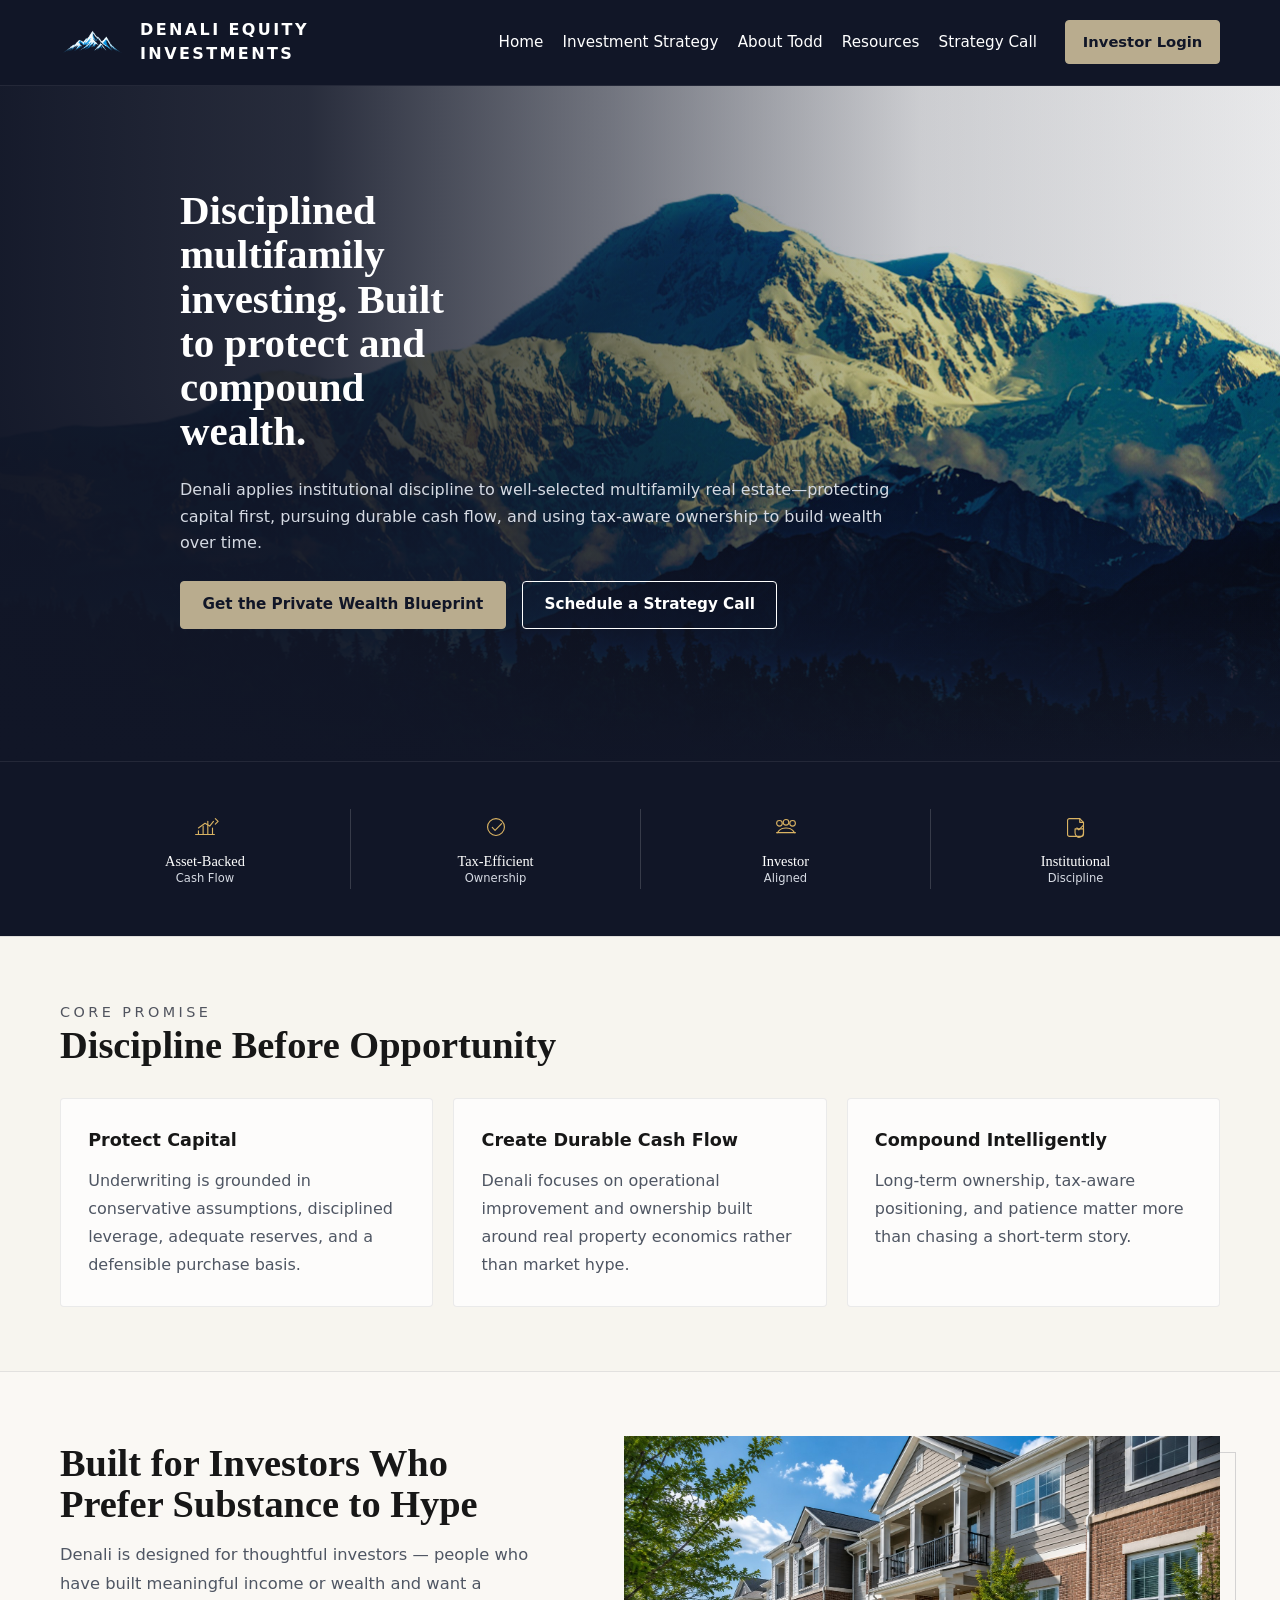
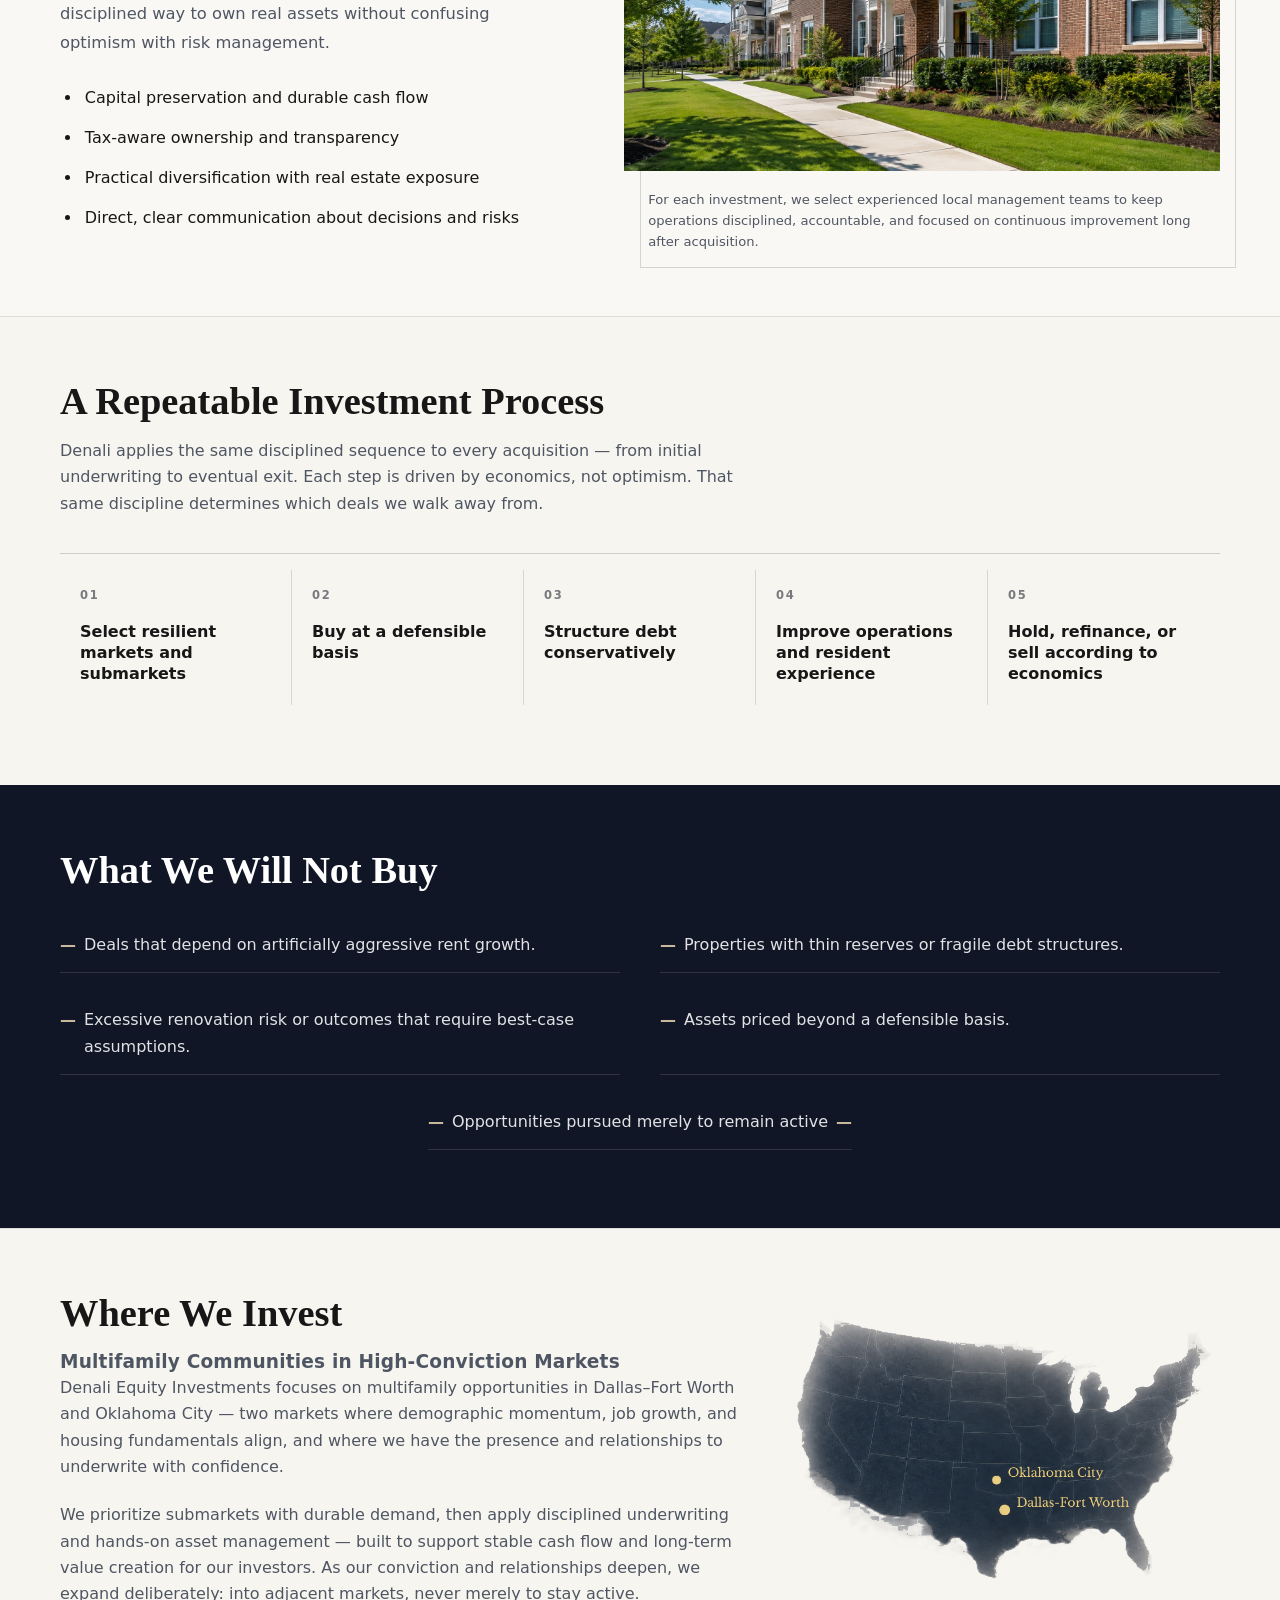
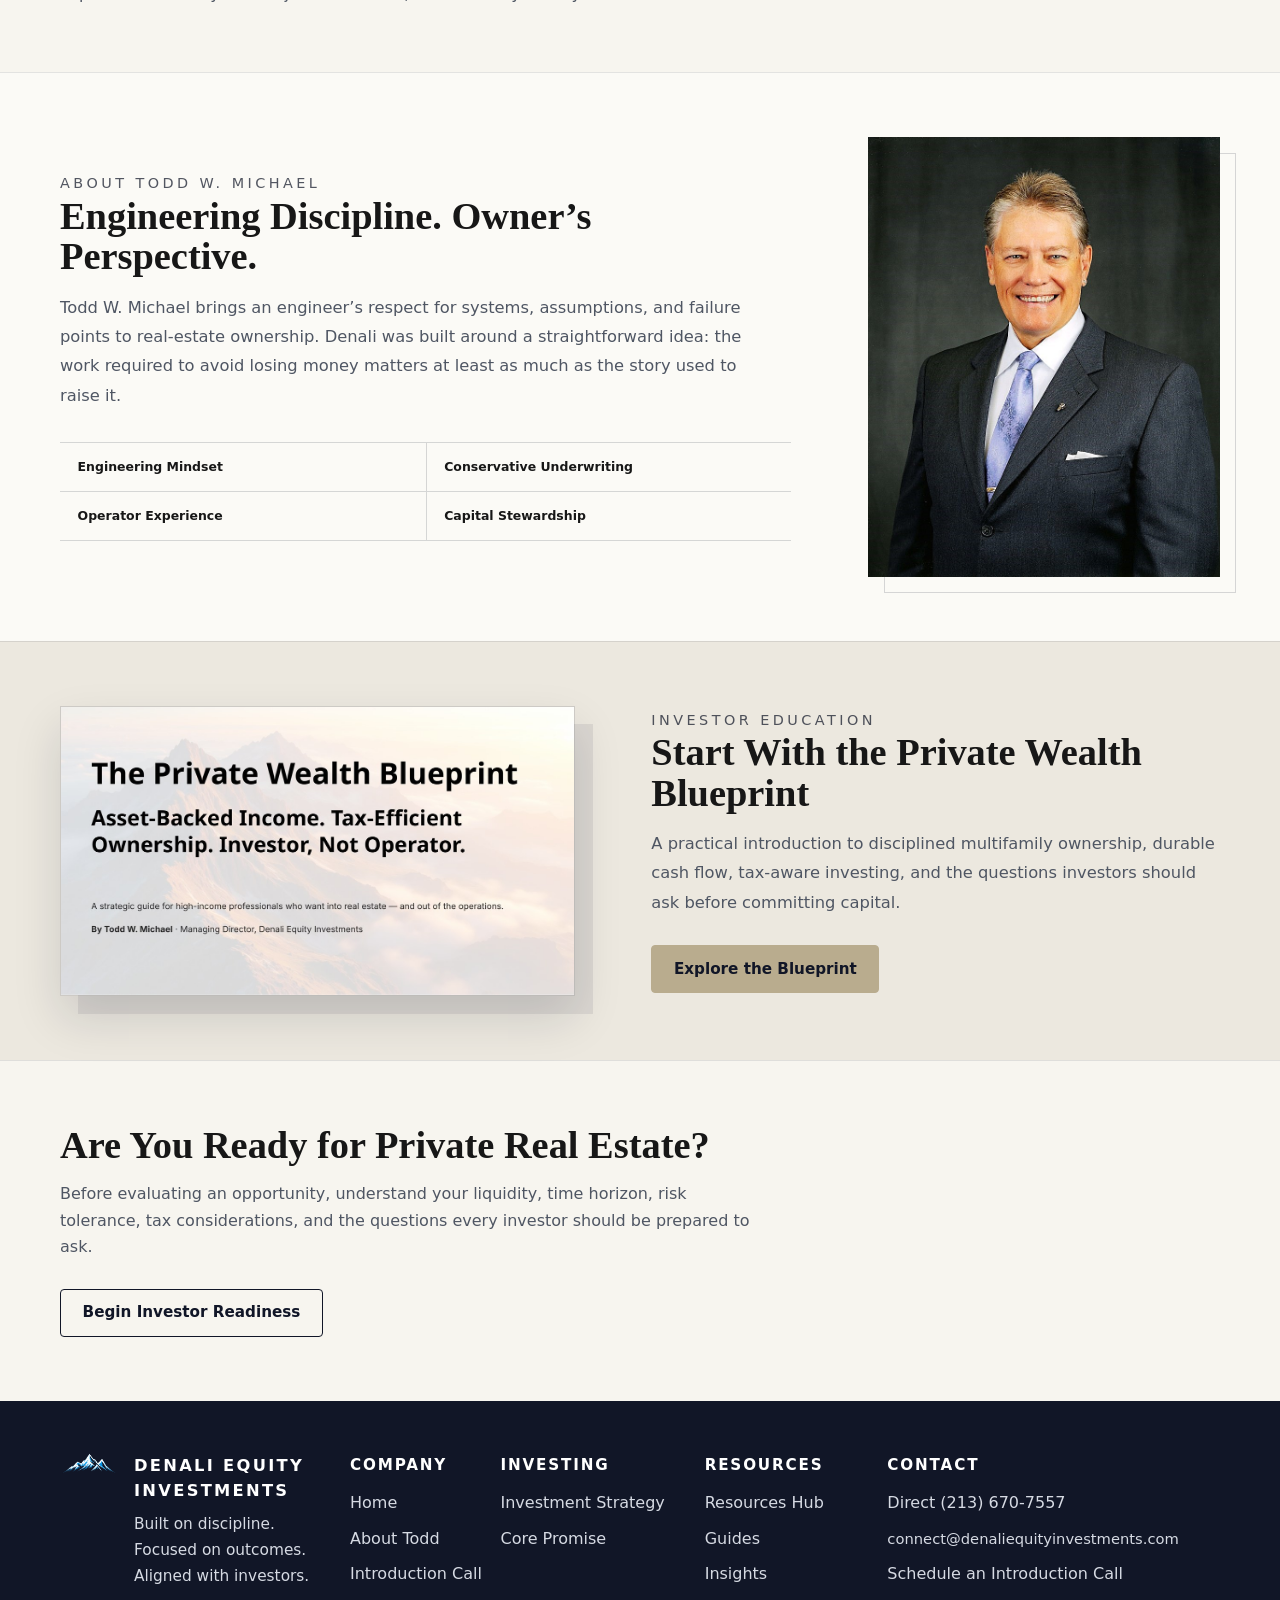
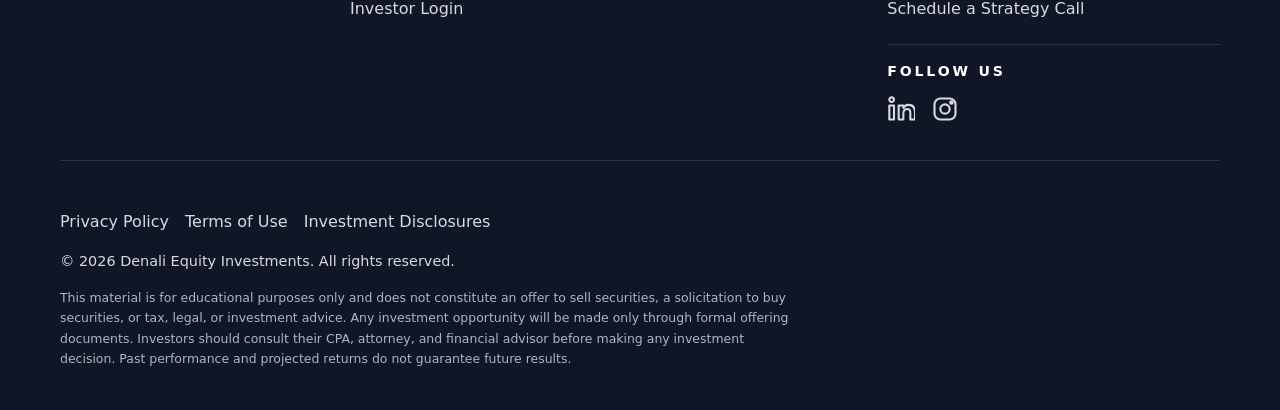
<file: index.html>
<!DOCTYPE html>
<html lang="en">
<head>
  <meta charset="UTF-8">
  <meta name="viewport" content="width=device-width, initial-scale=1.0">
  <title>Denali Equity Investments</title>
  <meta name="description" content="Denali Equity Investments offers disciplined multifamily investing with an emphasis on capital protection, durable cash flow, and tax-aware ownership.">
  <link rel="stylesheet" href="assets/css/styles.css">
  <!-- Cloudflare Web Analytics -->
  <script type="module" src="https://static.cloudflareinsights.com/beacon.min.js" data-cf-beacon='{"token":"9ba1422b4dc94b02a3bd2bebb8ea67bc"}'></script>
  <!-- End Cloudflare Web Analytics -->
  <!-- Denali analytics: PostHog (anonymous, explicit events only) -->
  <script src="assets/js/denali-posthog-config.js" defer></script>
  <script src="assets/js/denali-analytics.js" defer></script>
</head>
<body>
  <header class="site-header">
    <div class="container header-inner">
      <a class="brand" href="#top">
        <img class="brand-logo" src="assets/img/mountain-logo.png" alt="Denali Equity Investments logo">
        <span class="brand-name">Denali Equity Investments</span>
      </a>

      <button class="nav-toggle" type="button" aria-label="Open navigation" aria-expanded="false" onclick="toggleNav(this)">
  <span></span>
  <span></span>
  <span></span>
</button>

      <nav aria-label="Primary navigation">
        <ul class="nav-list">
          <li><a href="#top">Home</a></li>
          <li><a href="investment-strategy.html">Investment Strategy</a></li>
          <li><a href="about-todd.html">About Todd</a></li>
          <li><a href="resources.html">Resources</a></li>
          <li><a href="https://unlockmyprivatewealth.com/strategy-call/">Strategy Call</a></li>
        </ul>
      </nav>
      
   <a class="cta cta--utility" href="https://www.cashflowportal.com/accounts/login">Investor Login</a>
    </div>
  </header>

  <main id="top">
    <section class="hero">
      <div class="container hero-content">
               <h1>Disciplined multifamily investing. Built to protect and compound wealth.</h1>
        <p class="hero-copy">Denali applies institutional discipline to well-selected multifamily real estate—protecting capital first, pursuing durable cash flow, and using tax-aware ownership to build wealth over time.</p>
        <div class="hero-actions">
          <a class="cta cta--primary" href="https://unlockmyprivatewealth.com/?utm_source=denali_website&amp;utm_medium=owned_website&amp;utm_campaign=homepage_hero">Get the Private Wealth Blueprint</a>
          <a class="cta cta--secondary" href="https://unlockmyprivatewealth.com/strategy-call/">Schedule a Strategy Call</a>
        </div>
      </div>
    </section>

    <section class="brand-strip" aria-label="Brand reinforcement">
      <div class="container brand-strip-grid">
        <div class="brand-strip-item">
          <svg viewBox="0 0 64 64" aria-hidden="true">
            <path d="M12 48h40" />
            <path d="M18 48v-8" />
            <path d="M28 48v-18" />
            <path d="M38 48v-28" />
            <path d="M48 48v-14" />
            <path d="M18 34l14-10 10 6 8-10" />
            <path d="M54 14l6 6-6 6" />
          </svg>
          <div>
            <span class="brand-strip-title">Asset-Backed</span>
            <span class="brand-strip-copy">Cash Flow</span>
          </div>
        </div>
        <div class="brand-strip-item">
          <svg viewBox="0 0 64 64" aria-hidden="true">
            <circle cx="32" cy="32" r="18" />
            <path d="M24 33l6 6 14-14" />
          </svg>
          <div>
            <span class="brand-strip-title">Tax-Efficient</span>
            <span class="brand-strip-copy">Ownership</span>
          </div>
        </div>
        <div class="brand-strip-item">
          <svg viewBox="0 0 64 64" aria-hidden="true">
            <circle cx="18" cy="24" r="6" />
            <circle cx="32" cy="22" r="6" />
            <circle cx="46" cy="24" r="6" />
            <path d="M12 44h40" />
            <path d="M14 44c4-8 14-10 18-10s14 2 18 10" />
          </svg>
          <div>
            <span class="brand-strip-title">Investor</span>
            <span class="brand-strip-copy">Aligned</span>
          </div>
        </div>
        <div class="brand-strip-item">
          <svg viewBox="0 0 64 64" aria-hidden="true">
            <path d="M18 14h22l8 8v26a4 4 0 0 1-4 4H18a4 4 0 0 1-4-4V18a4 4 0 0 1 4-4Z" />
            <path d="M40 14v8h8" />
            <path d="M34 34l4 4 10-10" />
            <path d="M38 54c6 0 10-5 10-10v-8H30v8c0 5 4 10 8 10Z" />
          </svg>
          <div>
            <span class="brand-strip-title">Institutional</span>
            <span class="brand-strip-copy">Discipline</span>
          </div>
        </div>
      </div>
    </section>

    <section class="section">
      <div class="container">
        <p class="eyebrow">Core Promise</p>
        <h2>Discipline Before Opportunity</h2>
        <div class="feature-grid">
          <article class="feature-card">
            <h3>Protect Capital</h3>
            <p>Underwriting is grounded in conservative assumptions, disciplined leverage, adequate reserves, and a defensible purchase basis.</p>
          </article>
          <article class="feature-card">
            <h3>Create Durable Cash Flow</h3>
            <p>Denali focuses on operational improvement and ownership built around real property economics rather than market hype.</p>
          </article>
          <article class="feature-card">
            <h3>Compound Intelligently</h3>
            <p>Long-term ownership, tax-aware positioning, and patience matter more than chasing a short-term story.</p>
          </article>
        </div>
      </div>
    </section>

    <section class="section section--substance">
  <div class="container substance-grid">
    <div class="substance-copy">
            <h2>Built for Investors Who Prefer Substance to Hype</h2>
      <p>Denali is designed for thoughtful investors — people who have built meaningful income or wealth and want a disciplined way to own real assets without confusing optimism with risk management.</p>

      <ul class="simple-list substance-list">
        <li>Capital preservation and durable cash flow</li>
        <li>Tax-aware ownership and transparency</li>
        <li>Practical diversification with real estate exposure</li>
        <li>Direct, clear communication about decisions and risks</li>
      </ul>
    </div>

    <figure class="substance-visual">
      <img
        src="assets/img/multifamily-community-homepage.jpg"
        alt="Representative well-maintained garden-style multifamily community"
        loading="lazy"
        decoding="async"
      >
      <figcaption>For each investment, we select experienced local management teams to keep operations disciplined, accountable, and focused on continuous improvement long after acquisition.</figcaption>
    </figure>
  </div>
</section>

    <section id="strategy-process" class="section">
      <div class="container">
        <h2>A Repeatable Investment Process</h2>
        <p>Denali applies the same disciplined sequence to every acquisition — from initial underwriting to eventual exit. Each step is driven by economics, not optimism. That same discipline determines which deals we walk away from.</p>
        <ol class="process-list">
          <li><strong>Select resilient markets and submarkets</strong></li>
          <li><strong>Buy at a defensible basis</strong></li>
          <li><strong>Structure debt conservatively</strong></li>
          <li><strong>Improve operations and resident experience</strong></li>
          <li><strong>Hold, refinance, or sell according to economics</strong></li>
        </ol>
      </div>
    </section>

    
   <section class="section section--exclusions">
      <div class="container">
        <h2>What We Will Not Buy</h2>
        <ul class="details-list">
          <li>Deals that depend on artificially aggressive rent growth.</li>
          <li>Properties with thin reserves or fragile debt structures.</li>
          <li>Excessive renovation risk or outcomes that require best-case assumptions.</li>
          <li>Assets priced beyond a defensible basis.</li>
          <li>Opportunities pursued merely to remain active</li>
        </ul>
      </div>
    </section>

    <section class="section section--markets">
  <div class="container markets-grid">

    <div class="markets-copy">
      <h2>Where We Invest</h2>

      <p class="markets-subheading">
        Multifamily Communities in High-Conviction Markets
      </p>

      <p>
        Denali Equity Investments focuses on multifamily opportunities in <span class="nowrap">Dallas&ndash;Fort Worth</span> and Oklahoma City &mdash; two markets where demographic momentum, job growth, and housing fundamentals align, and where we have the presence and relationships to underwrite with confidence.
      </p>

      <p>
        We prioritize submarkets with durable demand, then apply disciplined underwriting and hands-on asset management &mdash; built to support stable cash flow and long-term value creation for our investors. As our conviction and relationships deepen, we expand deliberately: into adjacent markets, never merely to stay active.
      </p>
    </div>

    <figure class="markets-visual">
      <img
        src="assets/img/Denali-Investments-Targets.png"
        alt="Denali Equity Investments target investment markets"
      >
    </figure>

  </div>
</section>

   <section id="about" class="section section--about">
  <div class="container about-grid">
    <div class="about-copy">
      <p class="eyebrow">About Todd W. Michael</p>
      <h2>Engineering Discipline. Owner’s Perspective.</h2>
      <p>Todd W. Michael brings an engineer’s respect for systems, assumptions, and failure points to real-estate ownership. Denali was built around a straightforward idea: the work required to avoid losing money matters at least as much as the story used to raise it.</p>

      <div class="credibility-signals" aria-label="Todd W. Michael investment principles">
        <span>Engineering Mindset</span>
        <span>Conservative Underwriting</span>
        <span>Operator Experience</span>
        <span>Capital Stewardship</span>
      </div>
    </div>

    <div class="about-portrait">
      <img
        src="assets/img/todd-w-michael-homepage.jpg"
        alt="Todd W. Michael, Managing Director of Denali Equity Investments"
        loading="lazy"
        decoding="async"
      >
    </div>
  </div>
</section>

    <section id="resources" class="section section--blueprint">
  <div class="container blueprint-grid">
    <div class="blueprint-visual">
      <img
        src="assets/img/private-wealth-blueprint-cover.jpg"
        alt="The Private Wealth Blueprint by Denali Equity Investments"
        loading="lazy"
        decoding="async"
      >
    </div>

    <div class="blueprint-copy">
      <p class="eyebrow">Investor Education</p>
      <h2>Start With the Private Wealth Blueprint</h2>
      <p>A practical introduction to disciplined multifamily ownership, durable cash flow, tax-aware investing, and the questions investors should ask before committing capital.</p>
     <a class="cta cta--primary" href="https://unlockmyprivatewealth.com/?utm_source=denali_website&amp;utm_medium=owned_website&amp;utm_campaign=homepage_blueprint">Explore the Blueprint</a>
    </div>
  </div>
</section>

    <section id="readiness" class="section">
  <div class="container">
    <h2>Are You Ready for Private Real Estate?</h2>
    <p>Before evaluating an opportunity, understand your liquidity, time horizon, risk tolerance, tax considerations, and the questions every investor should be prepared to ask.</p>
    <a class="cta cta--secondary-light" href="https://unlockmyprivatewealth.com/readiness/?utm_source=denali_website&amp;utm_medium=owned_website&amp;utm_campaign=homepage_readiness">Begin Investor Readiness</a>
  </div>
</section>

  <footer class="site-footer" id="contact">
  <div class="container footer-inner">

    <div class="footer-grid">

      <div class="footer-brand">
        <img
          class="brand-logo"
          src="assets/img/mountain-logo.png"
          alt="Denali Equity Investments logo"
        >
        <div>
          <p class="footer-brand-name">Denali Equity Investments</p>
          <p class="footer-tagline">
            Built on discipline.<br>
            Focused on outcomes.<br>
            Aligned with investors.
          </p>
        </div>
      </div>

      <div class="footer-column">
        <h2>Company</h2>
        <ul>
          <li><a href="#top">Home</a></li>
          <li><a href="about-todd.html">About Todd</a></li>
          <li><a href="https://unlockmyprivatewealth.com/introduction-call/">Introduction Call</a></li>
          <li>
            <a
              href="https://www.cashflowportal.com/accounts/login"
              target="_blank"
              rel="noopener noreferrer"
            >Investor Login</a>
          </li>
        </ul>
      </div>

      <div class="footer-column">
        <h2>Investing</h2>
        <ul>
          <li><a href="investment-strategy.html">Investment Strategy</a></li>
          <li><a href="#top">Core Promise</a></li>
        </ul>
      </div>

      <div class="footer-column">
        <h2>Resources</h2>
        <ul>
          <li><a href="resources.html">Resources Hub</a></li>
          <li><a href="resources.html#guides">Guides</a></li>
          <li><a href="resources.html#insights">Insights</a></li>
        </ul>
      </div>

      <div class="footer-column footer-contact-column">
        <h2>Contact</h2>
        <ul>
          <li class="footer-contact-phone">Direct <a href="tel:+12136707557">(213) 670-7557</a></li>
          <li><a class="footer-contact-email" href="mailto:connect@denaliequityinvestments.com">connect@denaliequityinvestments.com</a></li>
          <li><a href="https://unlockmyprivatewealth.com/introduction-call/">Schedule an Introduction Call</a></li>
          <li><a href="https://unlockmyprivatewealth.com/strategy-call/">Schedule a Strategy Call</a></li>
        </ul>

        <div class="footer-contact-social">
          <div class="footer-contact-divider"></div>
          <p class="footer-social-label">Follow Us</p>

          <div class="footer-social-links">

            <a
              class="footer-social-link"
              href="https://www.linkedin.com/company/denali-equity-investments/"
              target="_blank"
              rel="noopener noreferrer"
              aria-label="Denali Equity Investments on LinkedIn"
            >
              <svg viewBox="0 0 24 24" aria-hidden="true">
                <circle cx="4" cy="4" r="2"></circle>
                <path d="M2 9h4v12H2z"></path>
                <path d="M10 9h4v2c1-1.5 2.5-2.5 4.5-2.5 3.3 0 5.5 2.2 5.5 6.5v6h-4v-5.5c0-2.2-.8-3.5-2.6-3.5-2.1 0-3.4 1.5-3.4 4v5h-4z"></path>
              </svg>
            </a>

            <a
              class="footer-social-link"
              href="https://www.instagram.com/denaliequities/"
              target="_blank"
              rel="noopener noreferrer"
              aria-label="Denali Equity Investments on Instagram"
            >
              <svg viewBox="0 0 24 24" aria-hidden="true">
                <rect x="3" y="3" width="18" height="18" rx="5"></rect>
                <circle cx="12" cy="12" r="4"></circle>
                <circle cx="17.5" cy="6.5" r="1"></circle>
              </svg>
            </a>

          </div>
        </div>
      </div>

    </div>

    <div class="footer-divider"></div>

    <div class="footer-bottom">

      <p class="legal-links">
        <a href="https://unlockmyprivatewealth.com/privacy.html">Privacy Policy</a>
        <a href="https://unlockmyprivatewealth.com/terms.html">Terms of Use</a>
        <a href="https://unlockmyprivatewealth.com/disclosures.html">Investment Disclosures</a>
      </p>

      <p class="footer-copyright">
        © 2026 Denali Equity Investments. All rights reserved.
      </p>

      <p class="legal footer-disclaimer">
        This material is for educational purposes only and does not constitute an offer to sell securities, a solicitation to buy securities, or tax, legal, or investment advice. Any investment opportunity will be made only through formal offering documents. Investors should consult their CPA, attorney, and financial advisor before making any investment decision. Past performance and projected returns do not guarantee future results.
      </p>

    </div>

  </div>
</footer>
 <script>
  function toggleNav(button) {
    const header = button.closest('.header-inner');
    const open = header.classList.toggle('is-open');

    button.setAttribute('aria-expanded', open);
    button.setAttribute('aria-label', open ? 'Close navigation' : 'Open navigation');
  }
</script> 
</body>
</html>
</file>
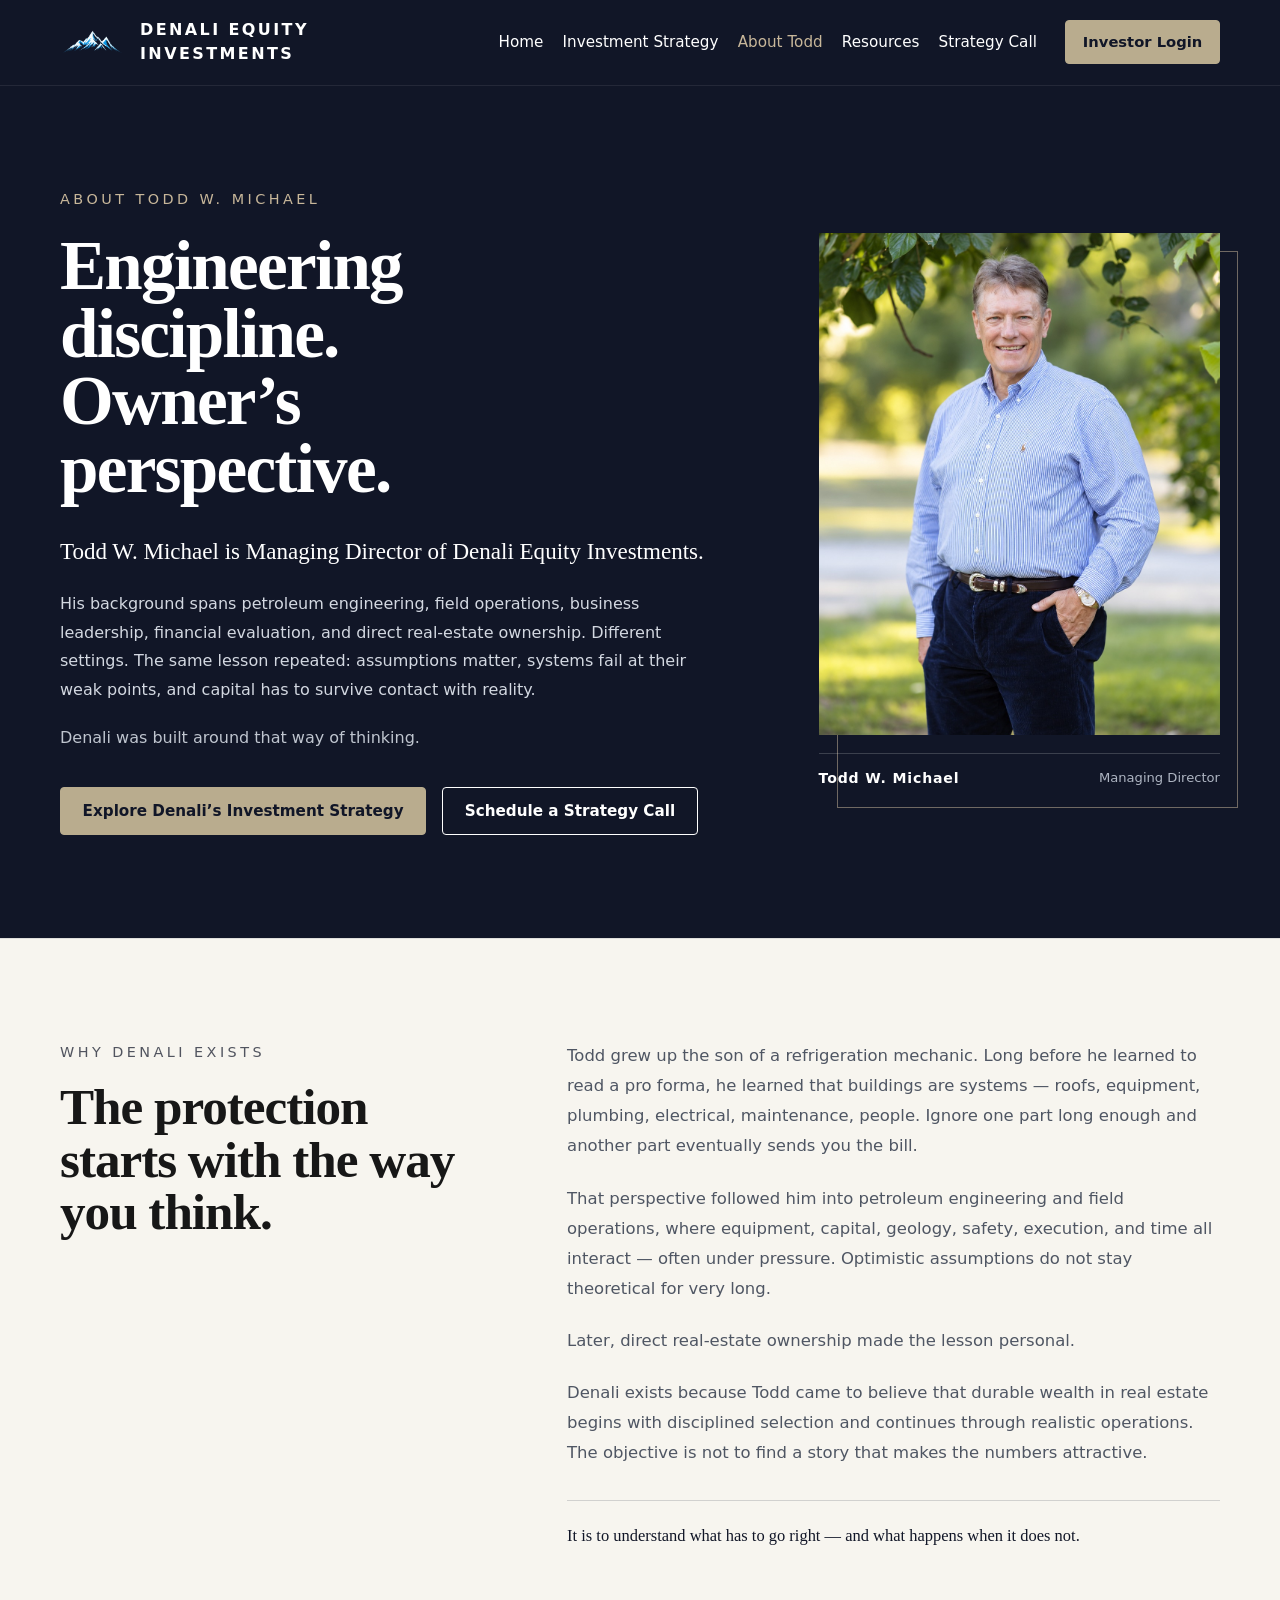
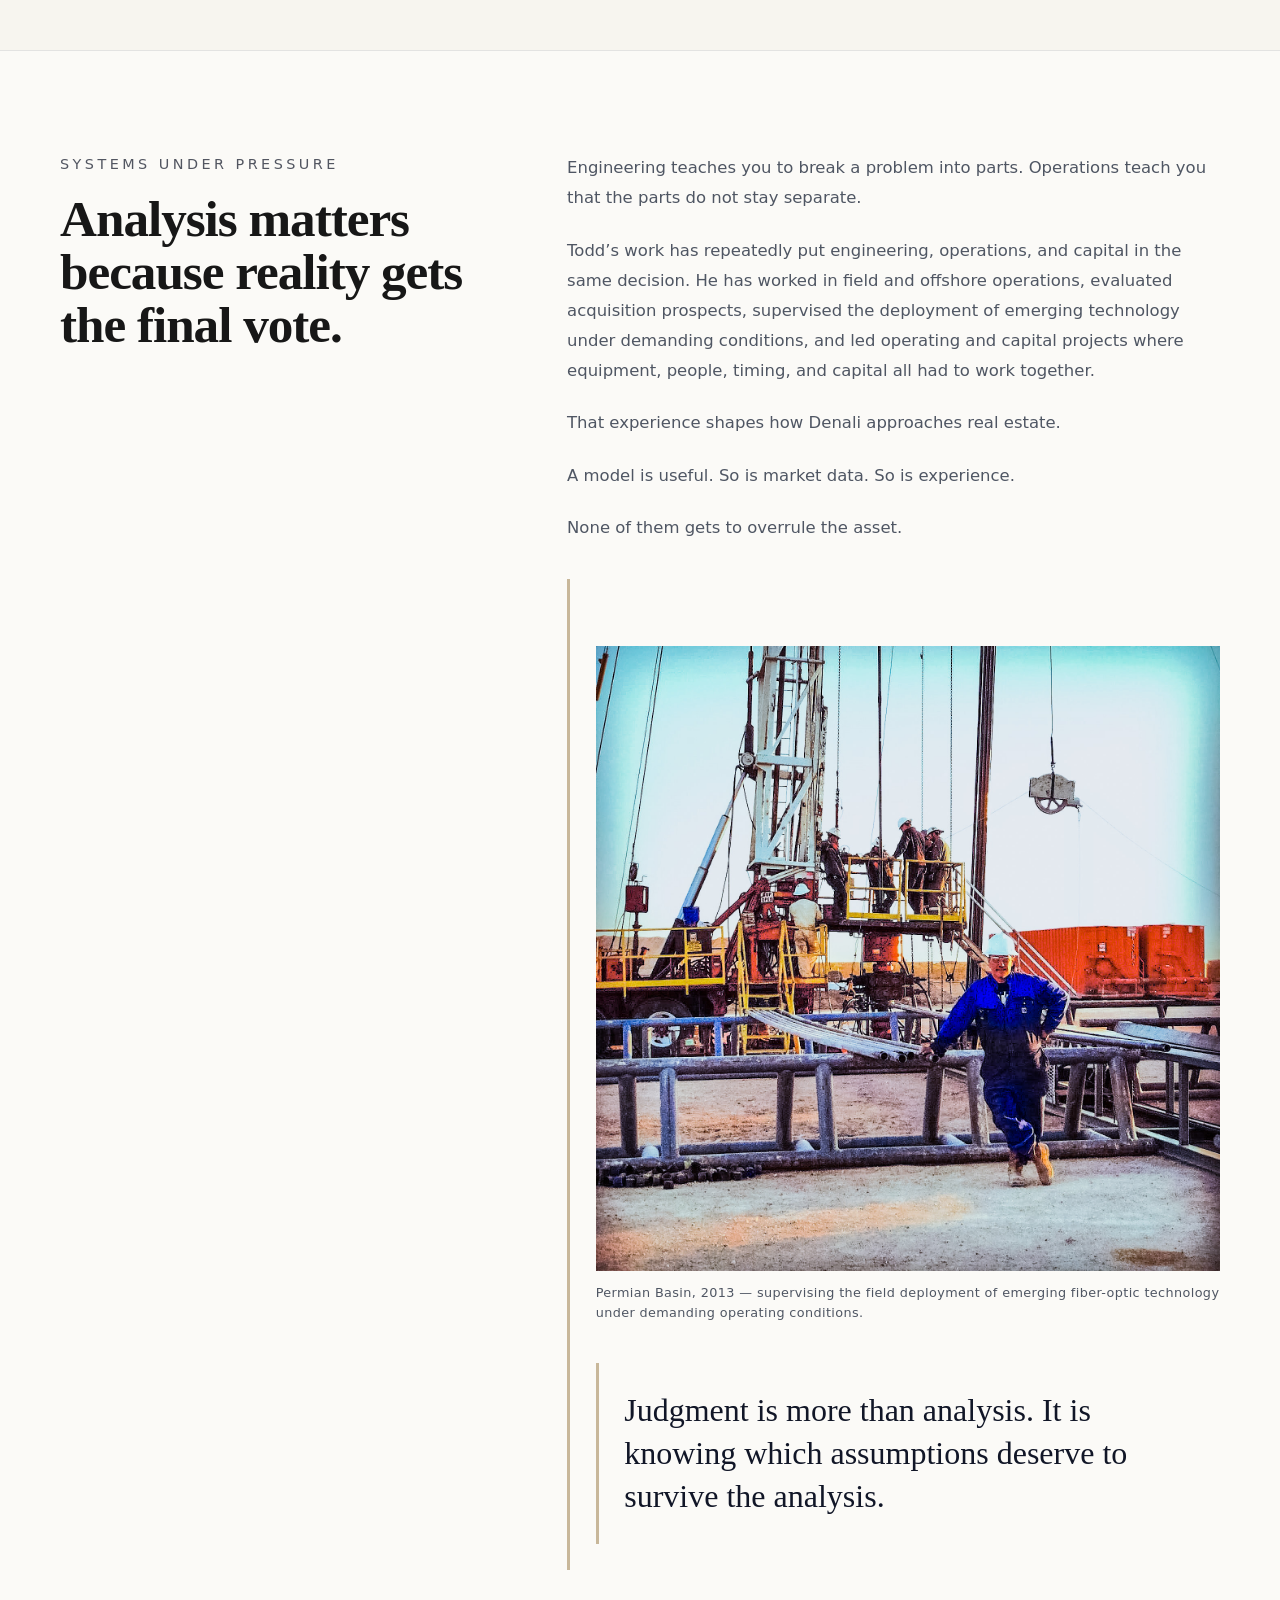
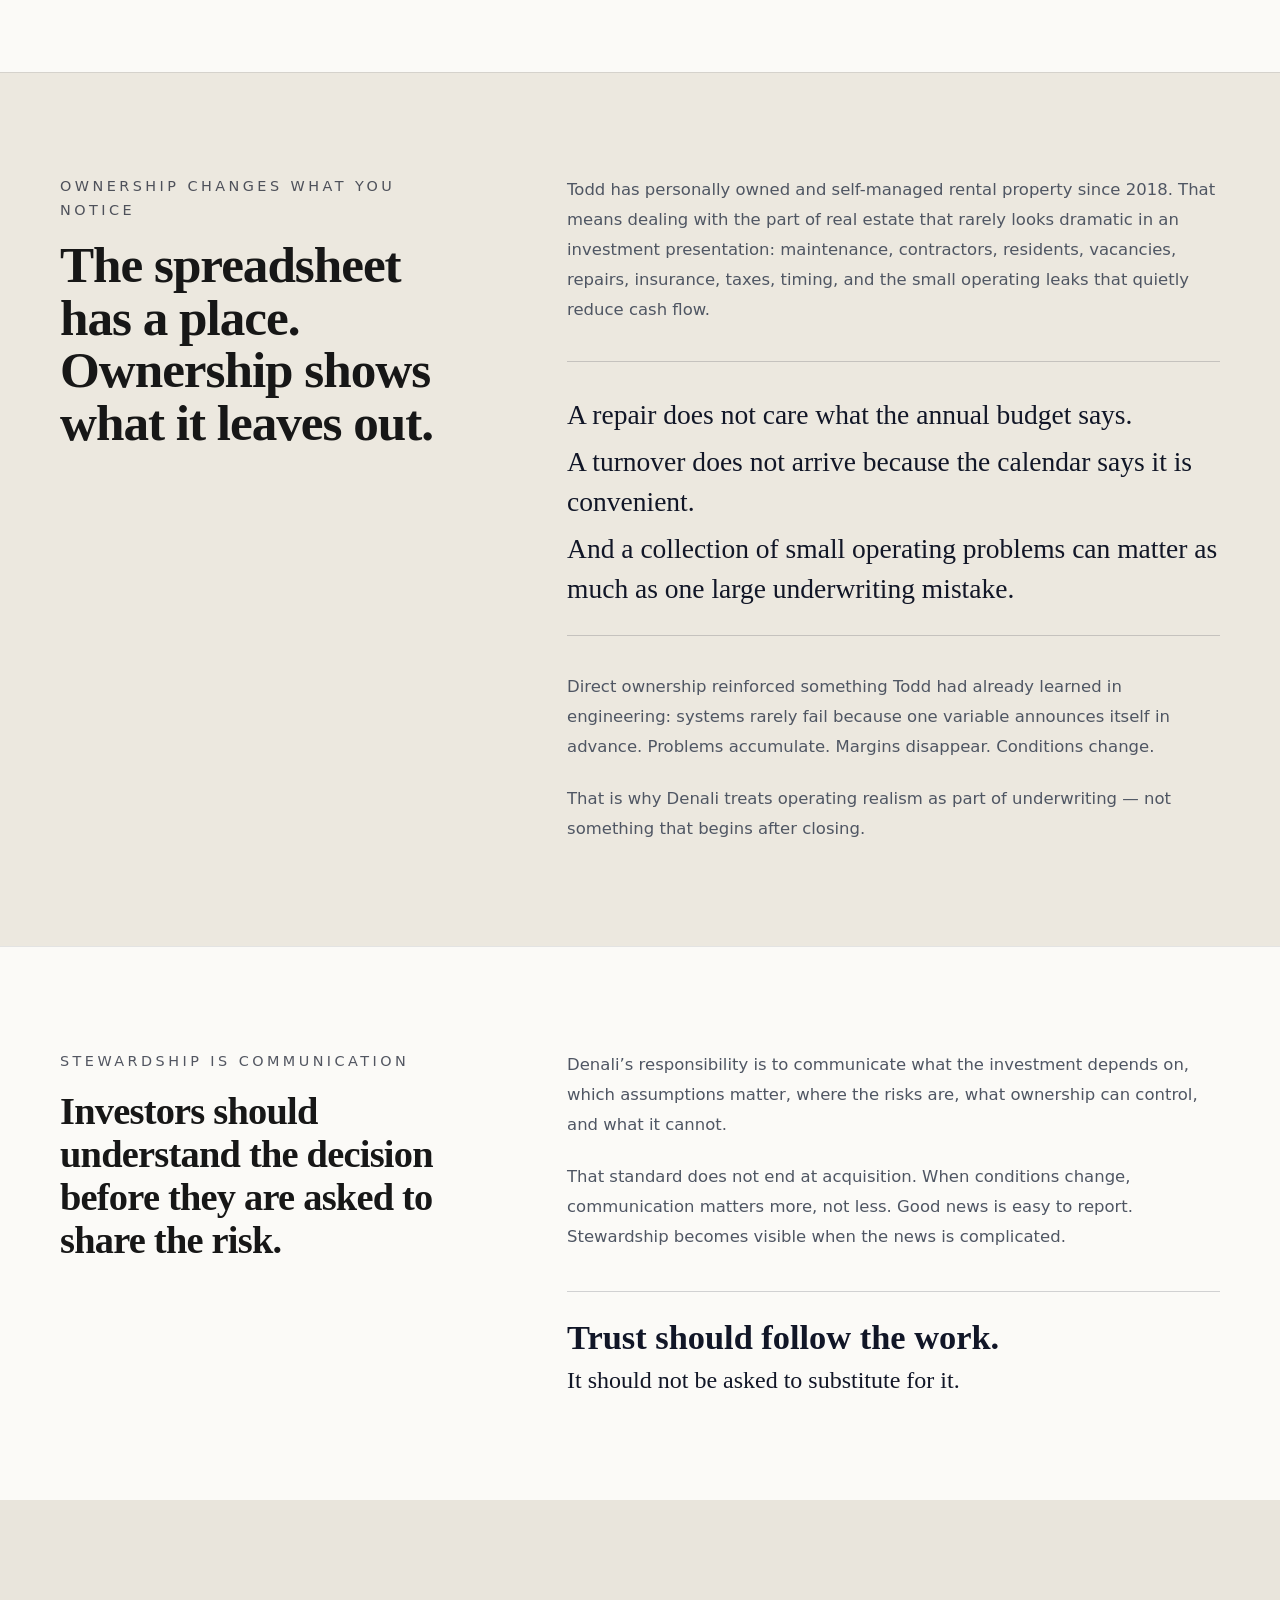
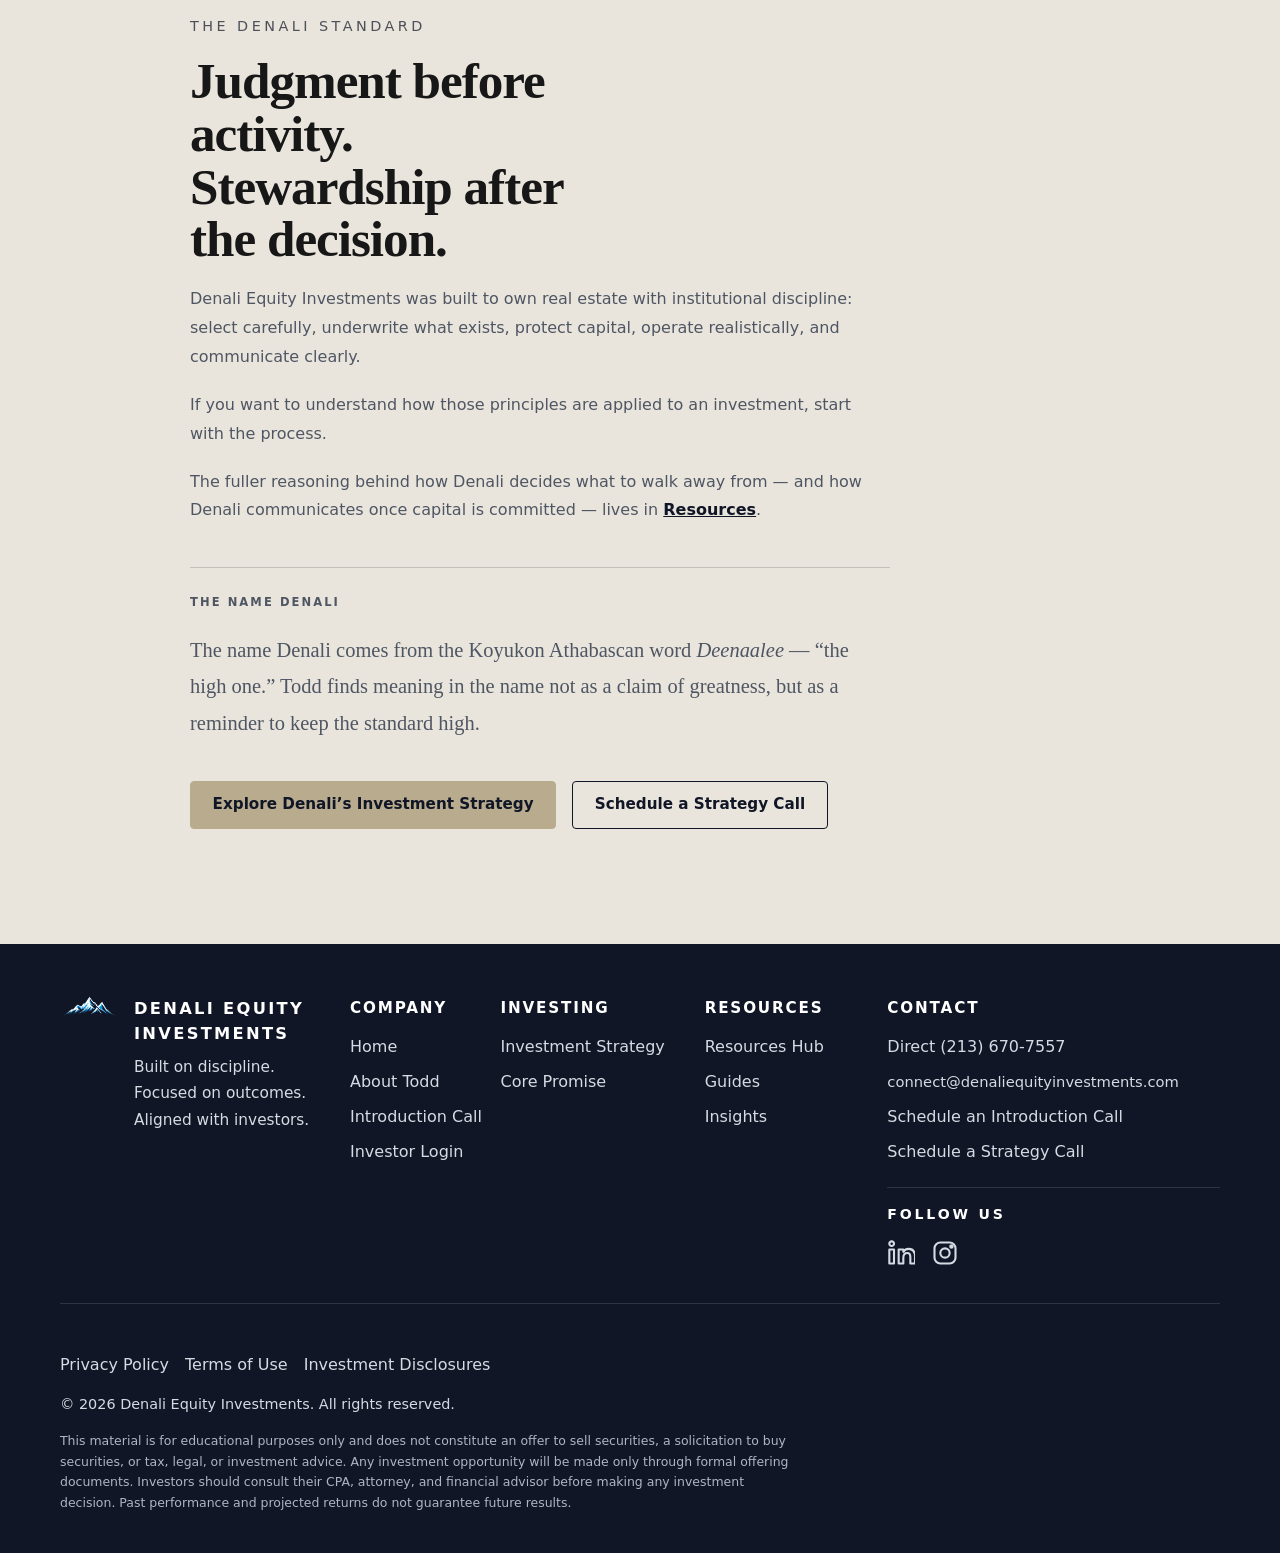
<file: about-todd.html>
<!DOCTYPE html>
<html lang="en">
<head>
  <meta charset="UTF-8">
  <meta name="viewport" content="width=device-width, initial-scale=1.0">

  <title>About Todd W. Michael | Denali Equity Investments</title>

<meta
  name="description"
  content="Learn how Todd W. Michael's engineering, operating, business, and real-estate ownership experience shapes Denali Equity Investments' approach to judgment, risk, and capital stewardship."
>

  <link rel="stylesheet" href="assets/css/styles.css">
  <!-- Cloudflare Web Analytics -->
  <script type="module" src="https://static.cloudflareinsights.com/beacon.min.js" data-cf-beacon='{"token":"9ba1422b4dc94b02a3bd2bebb8ea67bc"}'></script>
  <!-- End Cloudflare Web Analytics -->
  <!-- Denali analytics: PostHog (anonymous, explicit events only) -->
  <script src="assets/js/denali-posthog-config.js" defer></script>
  <script src="assets/js/denali-analytics.js" defer></script>
</head>

<body>

  <header class="site-header">
    <div class="container header-inner">

      <a class="brand" href="index.html">
        <img
          class="brand-logo"
          src="assets/img/mountain-logo.png"
          alt="Denali Equity Investments logo"
        >
        <span class="brand-name">Denali Equity Investments</span>
      </a>

      <button
        class="nav-toggle"
        type="button"
        aria-label="Open navigation"
        aria-expanded="false"
        onclick="toggleNav(this)"
      >
        <span></span>
        <span></span>
        <span></span>
      </button>

      <nav aria-label="Primary navigation">
        <ul class="nav-list">
  <li><a href="index.html">Home</a></li>

  <li>
    <a href="investment-strategy.html">
      Investment Strategy
    </a>
  </li>

  <li>
    <a href="about-todd.html" aria-current="page">
      About Todd
    </a>
  </li>

  <li><a href="resources.html">Resources</a></li>
  <li><a href="https://unlockmyprivatewealth.com/strategy-call/">Strategy Call</a></li>
</ul>
      </nav>

      <a
        class="cta cta--utility"
        href="https://www.cashflowportal.com/accounts/login"
      >
        Investor Login
      </a>

    </div>
  </header>


  <main>

  <!-- =====================================================
       HERO
       ===================================================== -->

  <section class="about-page-hero">
    <div class="container about-page-hero-grid">
      <div class="about-page-hero-copy">
        <p class="eyebrow">About Todd W. Michael</p>
        <h1>Engineering discipline. Owner’s perspective.</h1>
        <p class="about-page-hero-lead">Todd W. Michael is Managing Director of Denali Equity Investments.</p>
        <p class="about-page-hero-body">
          His background spans petroleum engineering, field operations, business leadership,
          financial evaluation, and direct real-estate ownership. Different settings. The same
          lesson repeated: assumptions matter, systems fail at their weak points, and capital
          has to survive contact with reality.
        </p>
        <p class="about-page-hero-close">Denali was built around that way of thinking.</p>
        <div class="hero-actions">
          <a class="cta cta--primary" href="investment-strategy.html">Explore Denali’s Investment Strategy</a>
          <a class="cta cta--secondary" href="https://unlockmyprivatewealth.com/strategy-call/">Schedule a Strategy Call</a>
        </div>
      </div>

      <figure class="about-page-portrait">
        <img
          src="assets/img/todd-w-michael-about-hero.jpg"
          alt="Todd W. Michael, Managing Director of Denali Equity Investments"
          loading="eager"
          decoding="async"
        >
        <figcaption>
          <strong>Todd W. Michael</strong>
          <span>Managing Director</span>
        </figcaption>
      </figure>
    </div>
  </section>

  <!-- =====================================================
       WHY DENALI EXISTS
       ===================================================== -->

  <section class="about-page-section">
    <div class="container about-page-two-column">
      <div>
        <p class="eyebrow">Why Denali Exists</p>
        <h2>The protection starts with the way you think.</h2>
      </div>
      <div class="about-page-body">
        <p>
          Todd grew up the son of a refrigeration mechanic. Long before he learned to read a
          pro forma, he learned that buildings are systems — roofs, equipment, plumbing,
          electrical, maintenance, people. Ignore one part long enough and another part
          eventually sends you the bill.
        </p>
        <p>
          That perspective followed him into petroleum engineering and field operations, where
          equipment, capital, geology, safety, execution, and time all interact — often under
          pressure. Optimistic assumptions do not stay theoretical for very long.
        </p>
        <p>Later, direct real-estate ownership made the lesson personal.</p>
        <p>
          Denali exists because Todd came to believe that durable wealth in real estate begins
          with disciplined selection and continues through realistic operations. The objective
          is not to find a story that makes the numbers attractive.
        </p>
        <p class="about-page-emphasis">
          It is to understand what has to go right — and what happens when it does not.
        </p>
      </div>
    </div>
  </section>

  <!-- =====================================================
       SYSTEMS UNDER PRESSURE
       ===================================================== -->

  <section class="about-page-section about-page-section--light">
    <div class="container about-page-two-column">
      <div>
        <p class="eyebrow">Systems Under Pressure</p>
        <h2>Analysis matters because reality gets the final vote.</h2>
      </div>
      <div class="about-page-body">
        <p>Engineering teaches you to break a problem into parts. Operations teach you that the parts do not stay separate.</p>
        <p>
          Todd’s work has repeatedly put engineering, operations, and capital in the same
          decision. He has worked in field and offshore operations, evaluated acquisition
          prospects, supervised the deployment of emerging technology under demanding
          conditions, and led operating and capital projects where equipment, people, timing,
          and capital all had to work together.
        </p>
        <p>That experience shapes how Denali approaches real estate.</p>
        <p>A model is useful. So is market data. So is experience.</p>
        <p>None of them gets to overrule the asset.</p>

        <div class="about-page-principle">
          <figure class="about-page-field-photo">
            <img
              src="assets/img/todd-field-permian-2013.jpg"
              alt="Field operations in the Permian Basin"
              loading="lazy"
              decoding="async"
            >
            <figcaption>
              Permian Basin, 2013 — supervising the field deployment of emerging fiber-optic
              technology under demanding operating conditions.
            </figcaption>
          </figure>

          <div class="about-page-principle">
            <strong>
              Judgment is more than analysis. It is knowing which assumptions deserve to
              survive the analysis.
            </strong>
          </div>
        </div>
      </div>
    </div>
  </section>

  <!-- =====================================================
       OWNERSHIP
       ===================================================== -->

  <section class="about-page-section about-page-section--stone">
    <div class="container about-page-two-column">
      <div>
        <p class="eyebrow">Ownership Changes What You Notice</p>
        <h2>The spreadsheet has a place. Ownership shows what it leaves out.</h2>
      </div>
      <div class="about-page-body">
        <p>
          Todd has personally owned and self-managed rental property since 2018. That means
          dealing with the part of real estate that rarely looks dramatic in an investment
          presentation: maintenance, contractors, residents, vacancies, repairs, insurance,
          taxes, timing, and the small operating leaks that quietly reduce cash flow.
        </p>
        <div class="about-page-reality-lines">
          <p>A repair does not care what the annual budget says.</p>
          <p>A turnover does not arrive because the calendar says it is convenient.</p>
          <p>And a collection of small operating problems can matter as much as one large underwriting mistake.</p>
        </div>
        <p>
          Direct ownership reinforced something Todd had already learned in engineering: systems
          rarely fail because one variable announces itself in advance. Problems accumulate.
          Margins disappear. Conditions change.
        </p>
        <p>
          That is why Denali treats operating realism as part of underwriting — not something
          that begins after closing.
        </p>
      </div>
    </div>
  </section>

  <!-- =====================================================
       STEWARDSHIP
       ===================================================== -->

  <section class="about-page-section about-page-section--light">
    <div class="container about-page-two-column">
      <div>
        <p class="eyebrow">Stewardship Is Communication</p>
        <h2 class="about-page-stewardship-heading">Investors should understand the decision before they are asked to share the risk.</h2>
      </div>
      <div class="about-page-body">
        <p>
          Denali’s responsibility is to communicate what the investment depends on, which
          assumptions matter, where the risks are, what ownership can control, and what it cannot.
        </p>
        <p>
          That standard does not end at acquisition. When conditions change, communication matters
          more, not less. Good news is easy to report. Stewardship becomes visible when the news is
          complicated.
        </p>

        <div class="about-page-stewardship-note">
          <strong>Trust should follow the work.</strong>
          <span>It should not be asked to substitute for it.</span>
        </div>
      </div>
    </div>
  </section>

  <!-- =====================================================
       CLOSE
       ===================================================== -->

  <section class="about-page-close">
    <div class="container about-page-close-inner">
      <p class="eyebrow">The Denali Standard</p>
      <h2>Judgment before activity. Stewardship after the decision.</h2>
      <p>
        Denali Equity Investments was built to own real estate with institutional discipline:
        select carefully, underwrite what exists, protect capital, operate realistically, and
        communicate clearly.
      </p>
      <p>
        If you want to understand how those principles are applied to an investment, start with
        the process.
      </p>

      <p class="about-page-resource-bridge">
        The fuller reasoning behind how Denali decides what to walk away from — and how Denali
        communicates once capital is committed — lives in
        <a href="resources.html#insights">Resources</a>.
      </p>

      <div class="about-page-name-note">
        <span>The Name Denali</span>
        <p>
          The name Denali comes from the Koyukon Athabascan word <em>Deenaalee</em> — “the high
          one.” Todd finds meaning in the name not as a claim of greatness, but as a reminder to
          keep the standard high.
        </p>
      </div>

      <div class="about-page-close-actions">
        <a class="cta cta--primary" href="investment-strategy.html">Explore Denali’s Investment Strategy</a>
        <a class="cta cta--secondary-light" href="https://unlockmyprivatewealth.com/strategy-call/">Schedule a Strategy Call</a>
      </div>
    </div>
  </section>

</main>
  <!-- =======================================================
       FOOTER
       ======================================================= -->

  
 <footer class="site-footer" id="contact">
    <div class="container footer-inner">

      <div class="footer-grid">

        <div class="footer-brand">
          <img
            class="brand-logo"
            src="assets/img/mountain-logo.png"
            alt="Denali Equity Investments logo"
          >

          <div>
            <p class="footer-brand-name">
              Denali Equity Investments
            </p>

            <p class="footer-tagline">
              Built on discipline.<br>
              Focused on outcomes.<br>
              Aligned with investors.
            </p>
          </div>
        </div>


        <div class="footer-column">
          <h2>Company</h2>

          <ul>
            <li><a href="index.html">Home</a></li>
            <li><a href="about-todd.html">About Todd</a></li>
            <li><a href="https://unlockmyprivatewealth.com/introduction-call/">Introduction Call</a></li>
            <li>
              <a
                href="https://www.cashflowportal.com/accounts/login"
                target="_blank"
                rel="noopener noreferrer"
              >
                Investor Login
              </a>
            </li>
          </ul>
        </div>


        <div class="footer-column">
          <h2>Investing</h2>

          <ul>
            <li>
              <a href="investment-strategy.html">
                Investment Strategy
              </a>
            </li>

            <li>
              <a href="index.html#top">
                Core Promise
              </a>
            </li>
          </ul>
        </div>


        <div class="footer-column">
          <h2>Resources</h2>

          <ul>
            <li><a href="resources.html">Resources Hub</a></li>
            <li><a href="resources.html#guides">Guides</a></li>
            <li><a href="resources.html#insights">Insights</a></li>
          </ul>
        </div>


        <div class="footer-column footer-contact-column">
          <h2>Contact</h2>

          <ul>
            <li class="footer-contact-phone">Direct <a href="tel:+12136707557">(213) 670-7557</a></li>
            <li><a class="footer-contact-email" href="mailto:connect@denaliequityinvestments.com">connect@denaliequityinvestments.com</a></li>
            <li><a href="https://unlockmyprivatewealth.com/introduction-call/">Schedule an Introduction Call</a></li>

            <li>
              <a href="https://unlockmyprivatewealth.com/strategy-call/">
                Schedule a Strategy Call
              </a>
            </li>
          </ul>

          <div class="footer-contact-social">

            <div class="footer-contact-divider"></div>

            <p class="footer-social-label">
              Follow Us
            </p>

            <div class="footer-social-links">

              <a
                class="footer-social-link"
                href="https://www.linkedin.com/company/denali-equity-investments/"
                target="_blank"
                rel="noopener noreferrer"
                aria-label="Denali Equity Investments on LinkedIn"
              >
                <svg viewBox="0 0 24 24" aria-hidden="true">
                  <circle cx="4" cy="4" r="2"></circle>
                  <path d="M2 9h4v12H2z"></path>
                  <path d="M10 9h4v2c1-1.5 2.5-2.5 4.5-2.5 3.3 0 5.5 2.2 5.5 6.5v6h-4v-5.5c0-2.2-.8-3.5-2.6-3.5-2.1 0-3.4 1.5-3.4 4v5h-4z"></path>
                </svg>
              </a>


              <a
                class="footer-social-link"
                href="https://www.instagram.com/denaliequities/"
                target="_blank"
                rel="noopener noreferrer"
                aria-label="Denali Equity Investments on Instagram"
              >
                <svg viewBox="0 0 24 24" aria-hidden="true">
                  <rect x="3" y="3" width="18" height="18" rx="5"></rect>
                  <circle cx="12" cy="12" r="4"></circle>
                  <circle cx="17.5" cy="6.5" r="1"></circle>
                </svg>
              </a>

            </div>
          </div>
        </div>

      </div>


      <div class="footer-divider"></div>


      <div class="footer-bottom">

        <p class="legal-links">
          <a href="https://unlockmyprivatewealth.com/privacy.html">Privacy Policy</a>
          <a href="https://unlockmyprivatewealth.com/terms.html">Terms of Use</a>
          <a href="https://unlockmyprivatewealth.com/disclosures.html">Investment Disclosures</a>
        </p>

        <p class="footer-copyright">
          © 2026 Denali Equity Investments. All rights reserved.
        </p>

        <p class="legal footer-disclaimer">
          This material is for educational purposes only and does not
          constitute an offer to sell securities, a solicitation to buy
          securities, or tax, legal, or investment advice. Any investment
          opportunity will be made only through formal offering documents.
          Investors should consult their CPA, attorney, and financial advisor
          before making any investment decision. Past performance and
          projected returns do not guarantee future results.
        </p>

      </div>

    </div>
  </footer>


  <script>
    function toggleNav(button) {
      const header = button.closest('.header-inner');
      const open = header.classList.toggle('is-open');

      button.setAttribute('aria-expanded', open);
      button.setAttribute(
        'aria-label',
        open ? 'Close navigation' : 'Open navigation'
      );
    }
  </script>

</body>
</html>
</file>
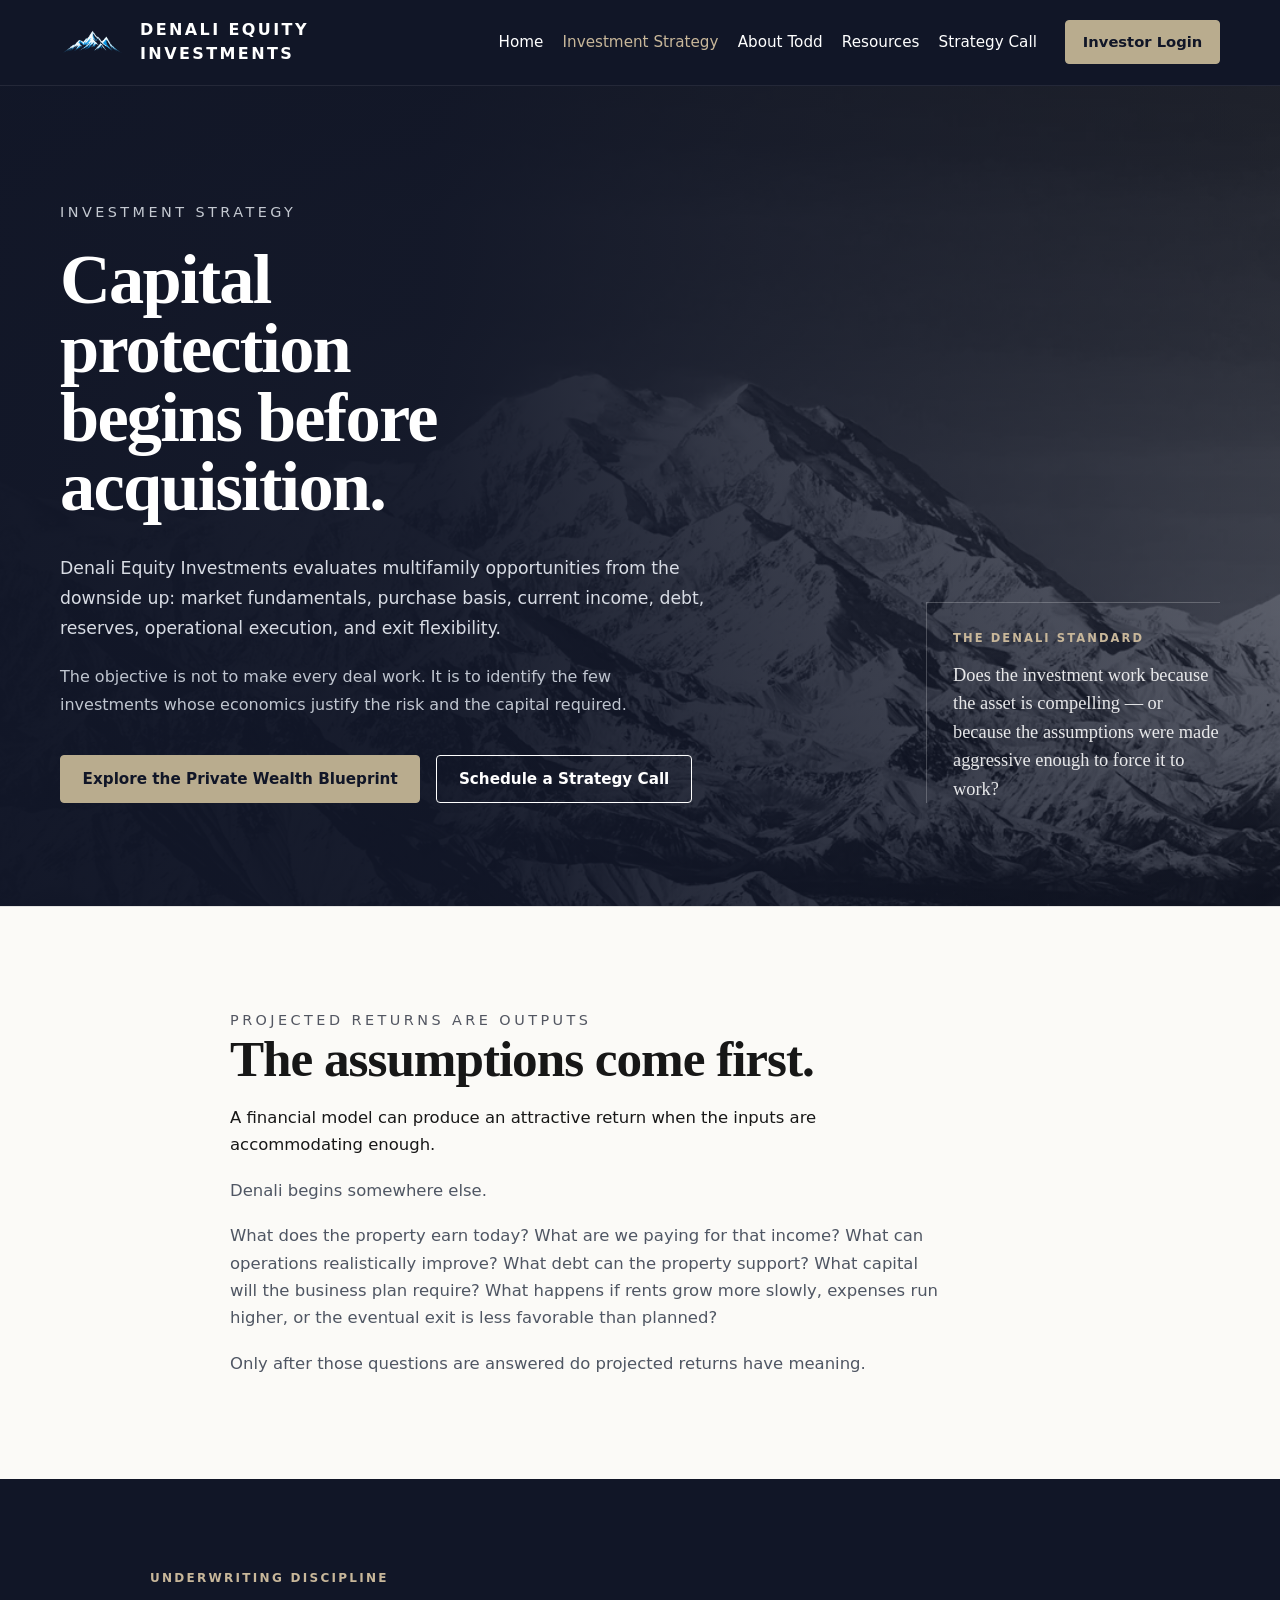
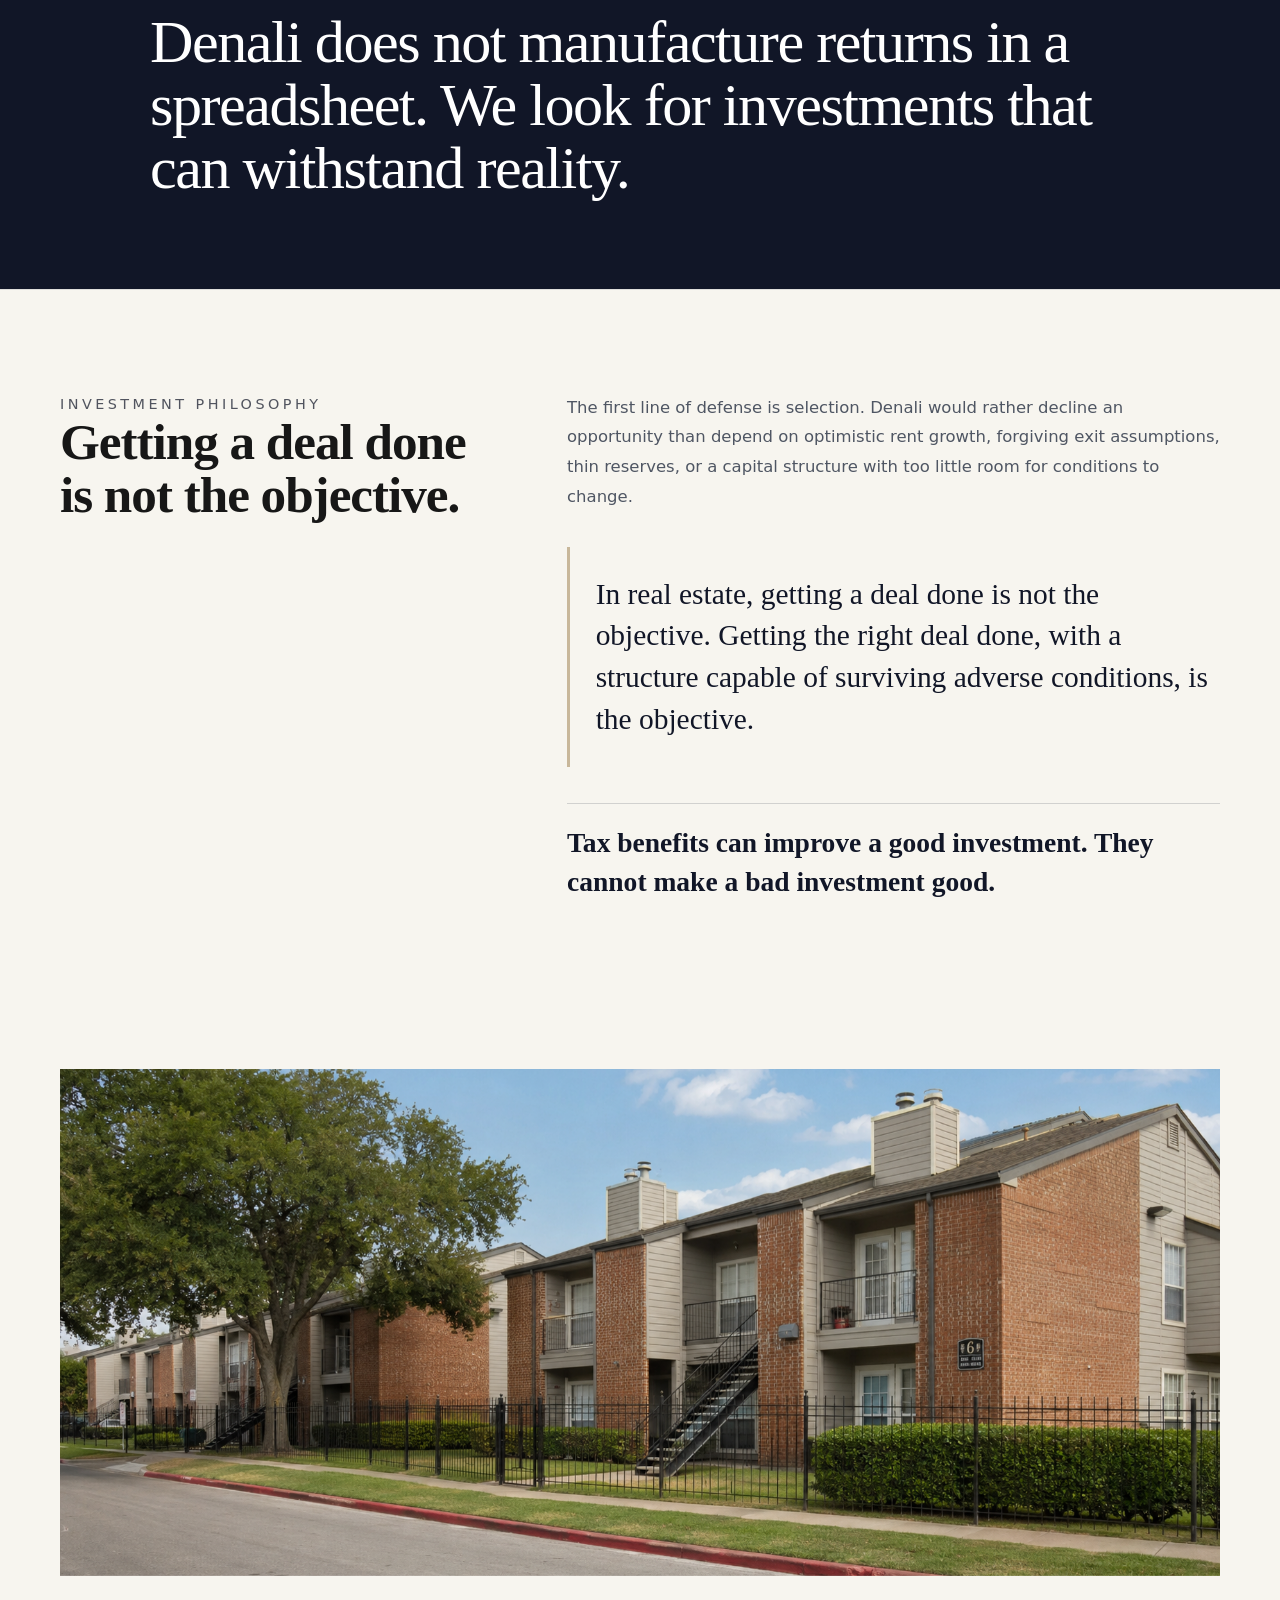
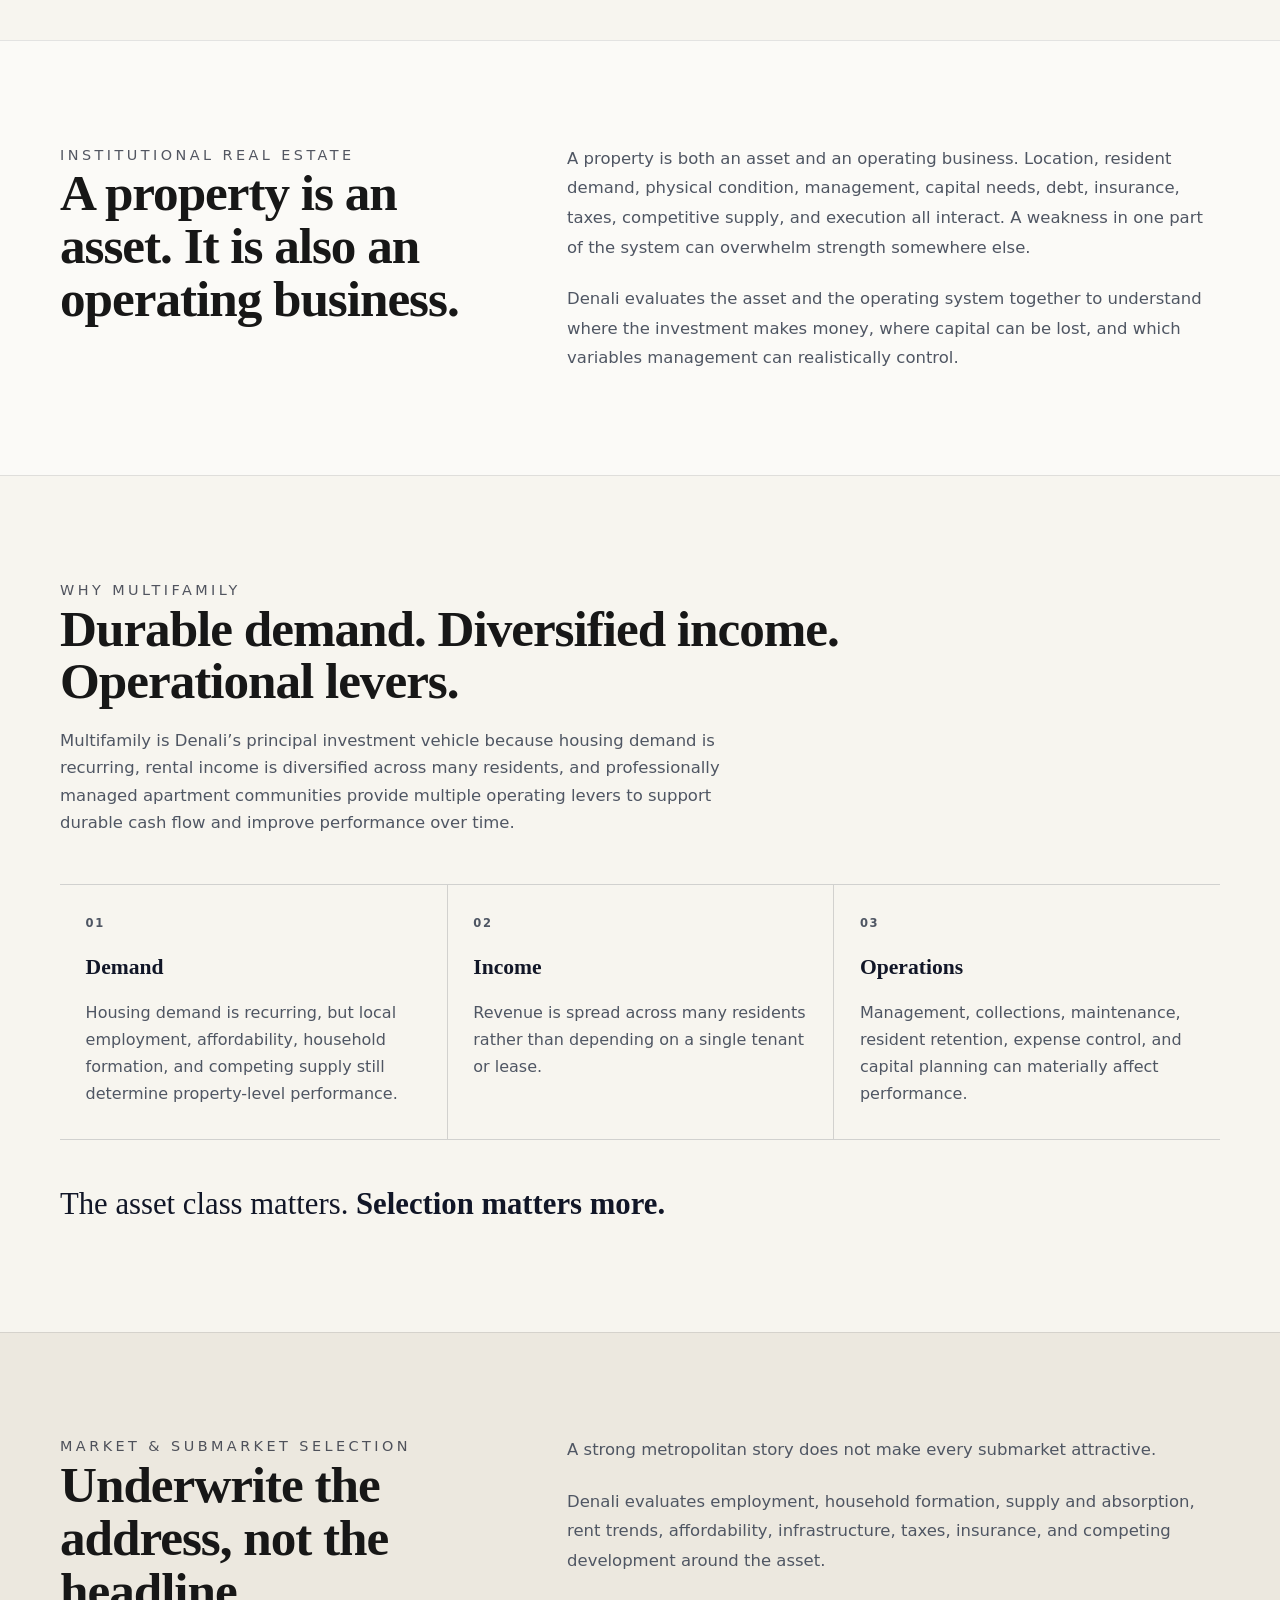
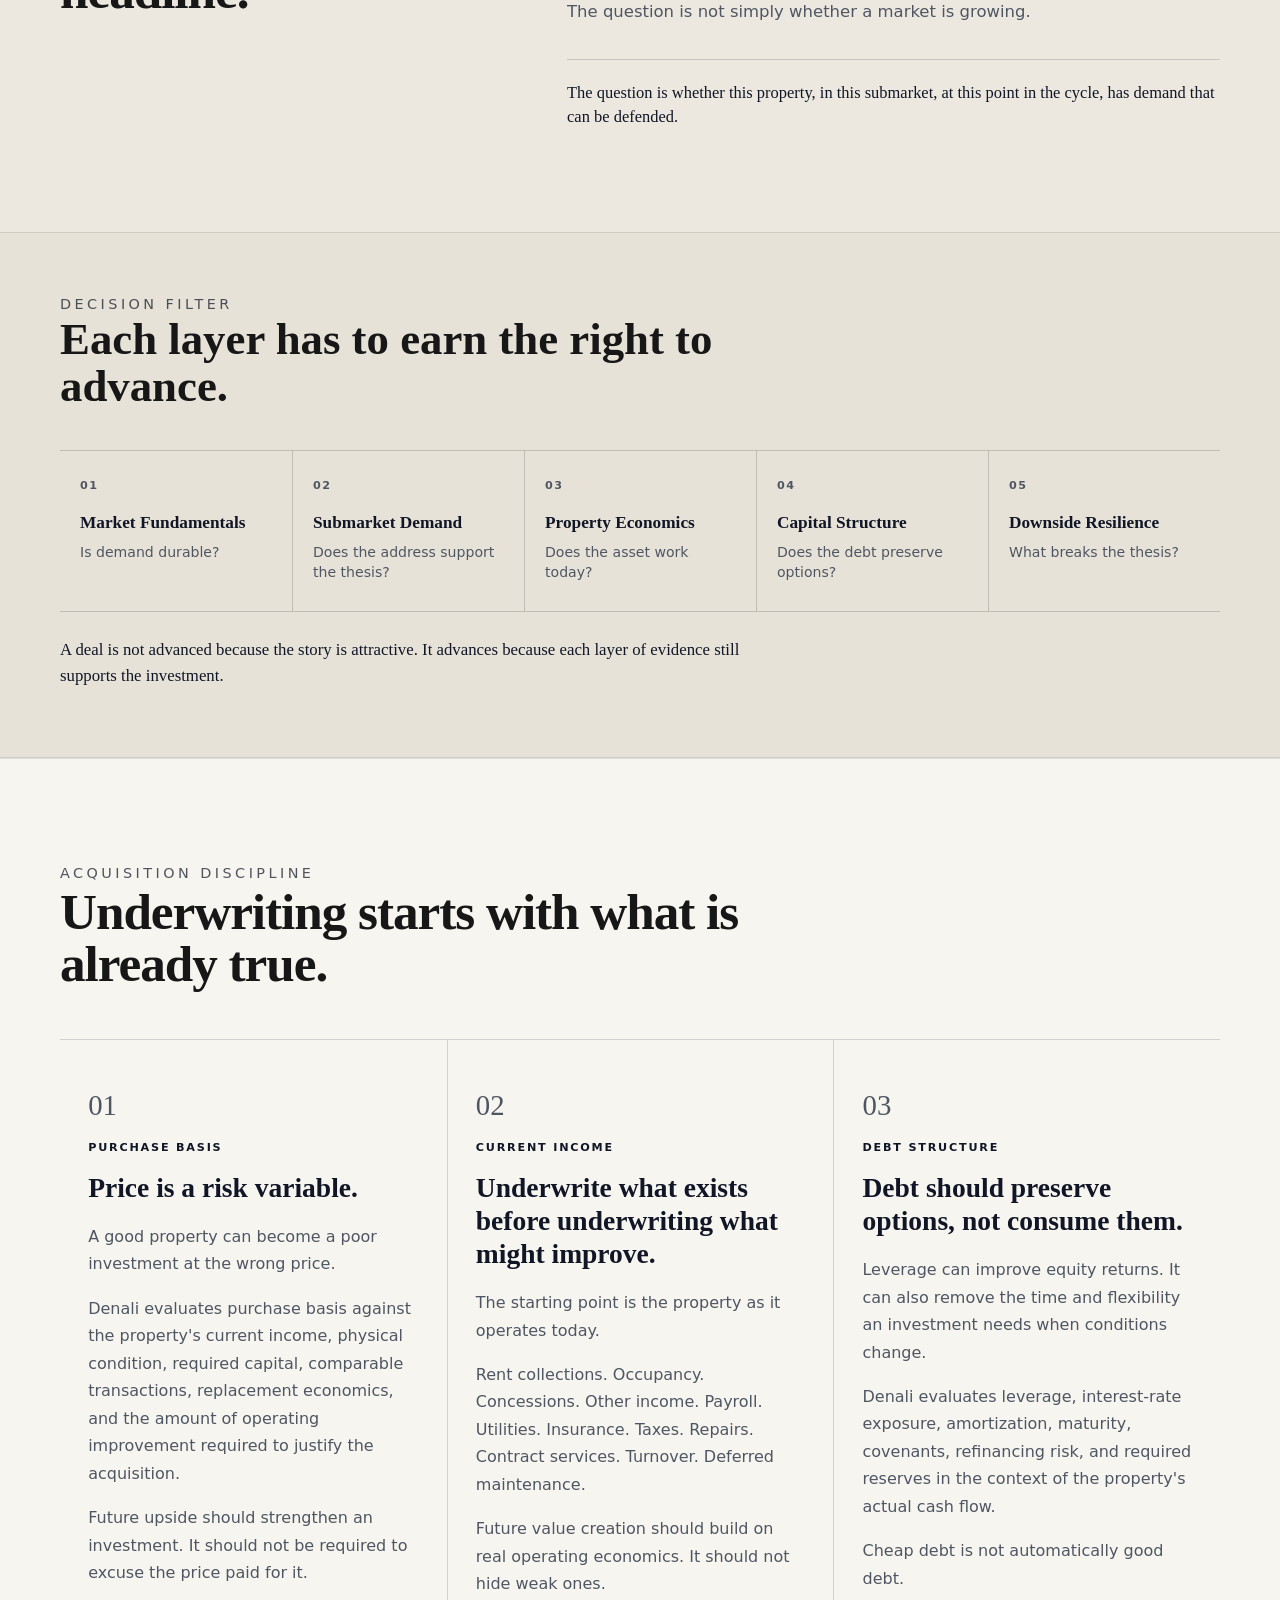
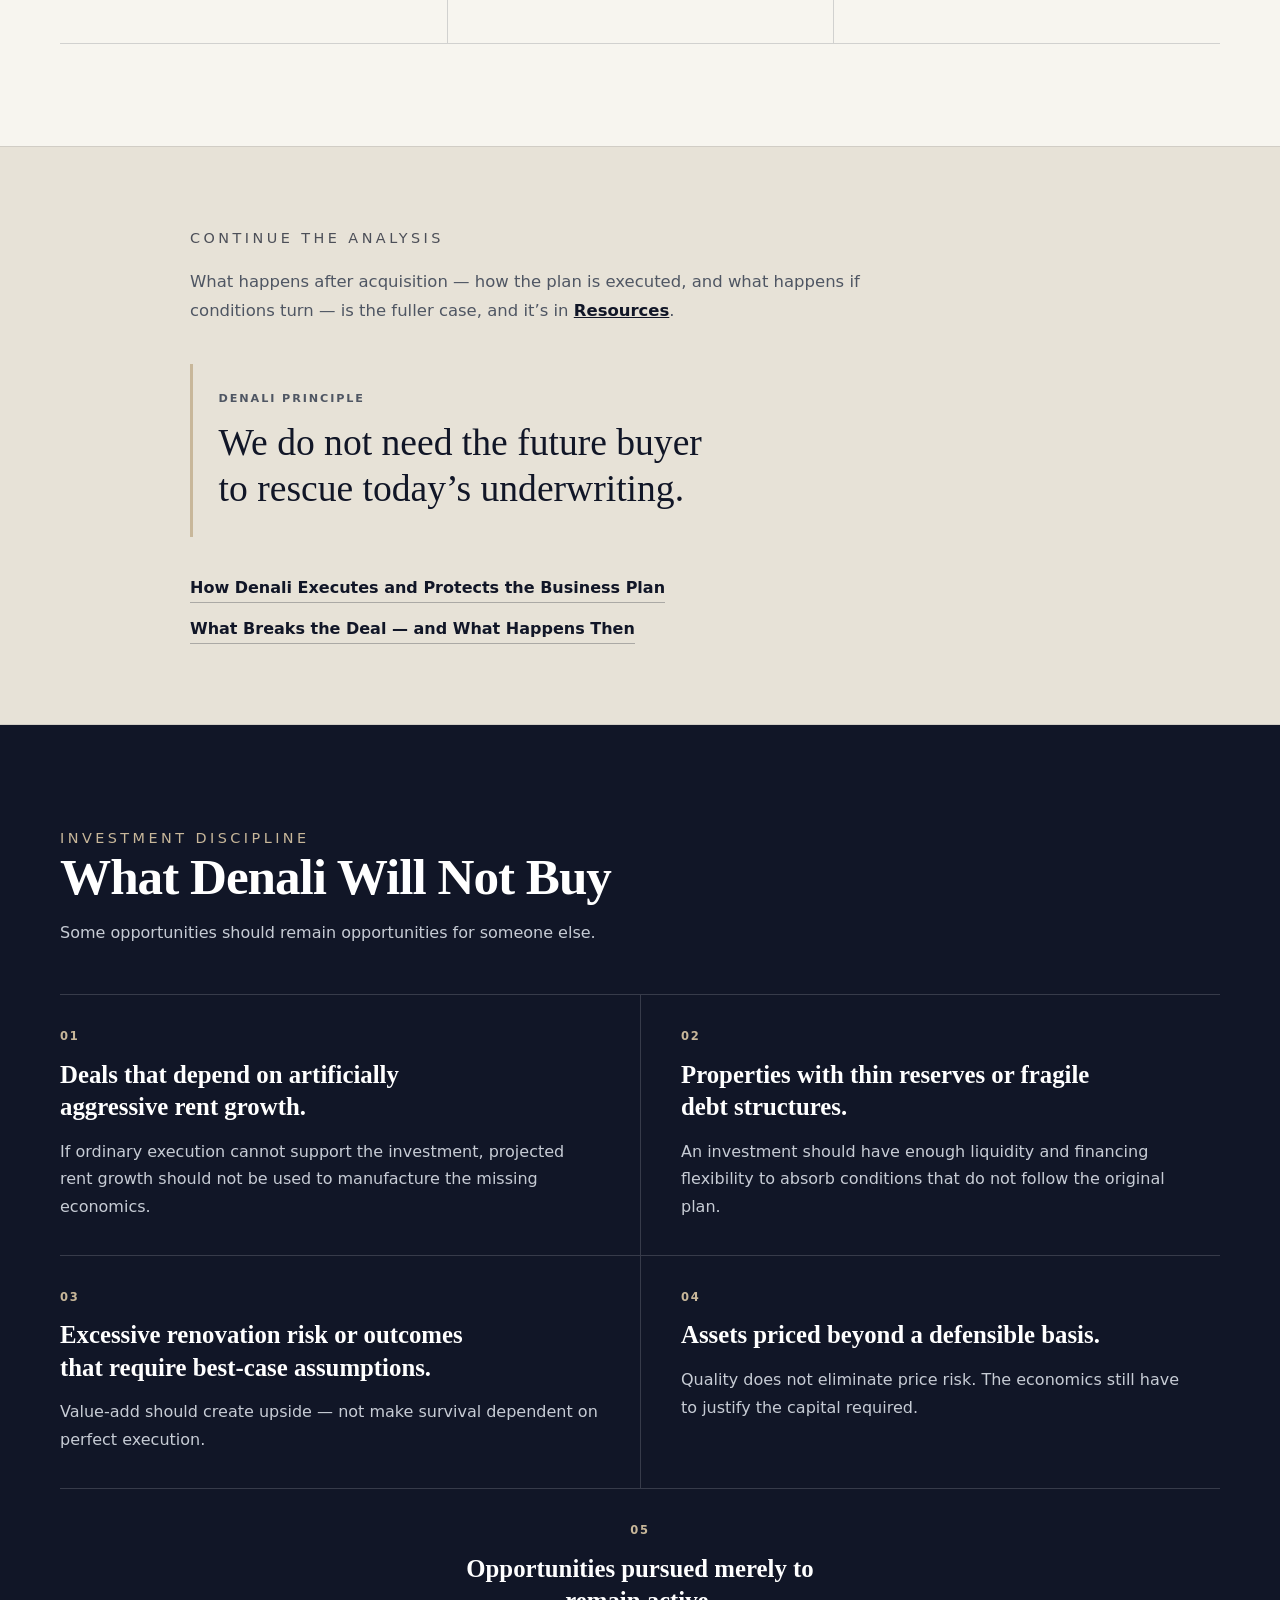
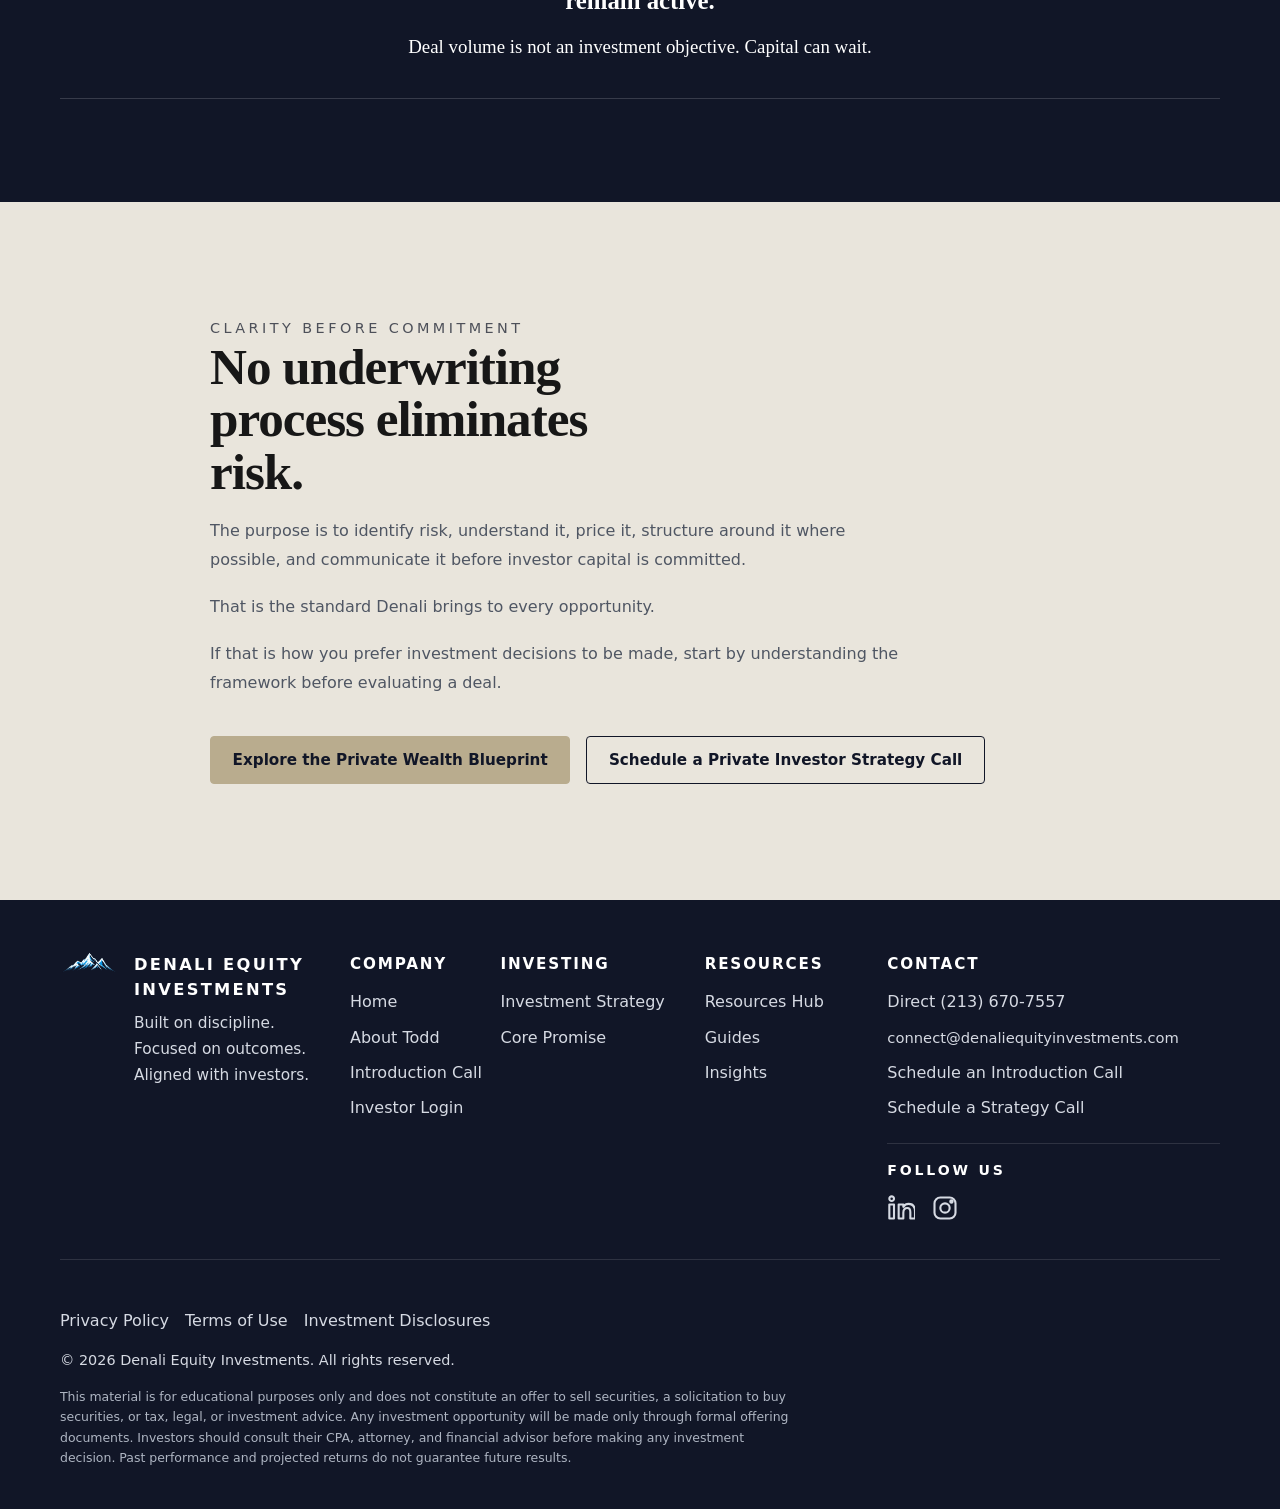
<file: investment-strategy.html>
<!DOCTYPE html>
<html lang="en">
<head>
  <meta charset="UTF-8">
  <meta name="viewport" content="width=device-width, initial-scale=1.0">

  <title>Investment Strategy | Denali Equity Investments</title>

  <meta
    name="description"
    content="How Denali Equity Investments evaluates multifamily opportunities through disciplined underwriting, defensible basis, durable debt, adequate reserves, downside analysis, and exit flexibility."
  >

  <link rel="stylesheet" href="assets/css/styles.css">
  <!-- Cloudflare Web Analytics -->
  <script type="module" src="https://static.cloudflareinsights.com/beacon.min.js" data-cf-beacon='{"token":"9ba1422b4dc94b02a3bd2bebb8ea67bc"}'></script>
  <!-- End Cloudflare Web Analytics -->
  <!-- Denali analytics: PostHog (anonymous, explicit events only) -->
  <script src="assets/js/denali-posthog-config.js" defer></script>
  <script src="assets/js/denali-analytics.js" defer></script>
</head>

<body>

  <header class="site-header">
    <div class="container header-inner">

      <a class="brand" href="index.html">
        <img
          class="brand-logo"
          src="assets/img/mountain-logo.png"
          alt="Denali Equity Investments logo"
        >
        <span class="brand-name">Denali Equity Investments</span>
      </a>

      <button
        class="nav-toggle"
        type="button"
        aria-label="Open navigation"
        aria-expanded="false"
        onclick="toggleNav(this)"
      >
        <span></span>
        <span></span>
        <span></span>
      </button>

      <nav aria-label="Primary navigation">
        <ul class="nav-list">
          <li><a href="index.html">Home</a></li>
          <li>
            <a href="investment-strategy.html" aria-current="page">
              Investment Strategy
            </a>
          </li>
          <li><a href="about-todd.html">About Todd</a></li>
          <li><a href="resources.html">Resources</a></li>
          <li><a href="https://unlockmyprivatewealth.com/strategy-call/">Strategy Call</a></li>
        </ul>
      </nav>

      <a
        class="cta cta--utility"
        href="https://www.cashflowportal.com/accounts/login"
      >
        Investor Login
      </a>

    </div>
  </header>


  <main>

    <!-- =====================================================
         HERO
         ===================================================== -->

    <section class="strategy-hero">
      <div class="container strategy-hero-grid">

        <div class="strategy-hero-copy">
          <p class="eyebrow">Investment Strategy</p>

          <h1>Capital protection begins before acquisition.</h1>

          <p class="strategy-hero-lead">
            Denali Equity Investments evaluates multifamily opportunities
            from the downside up: market fundamentals, purchase basis,
            current income, debt, reserves, operational execution,
            and exit flexibility.
          </p>

          <p class="strategy-hero-close">
            The objective is not to make every deal work. It is to identify
            the few investments whose economics justify the risk and the
            capital required.
          </p>

          <div class="hero-actions">
            <a class="cta cta--primary" href="https://unlockmyprivatewealth.com/?utm_source=denali_website&amp;utm_medium=owned_website&amp;utm_campaign=investment_strategy">
              Explore the Private Wealth Blueprint
            </a>

            <a class="cta cta--secondary" href="https://unlockmyprivatewealth.com/strategy-call/">
              Schedule a Strategy Call
            </a>
          </div>
        </div>


        <aside class="strategy-hero-standard" aria-label="Denali investment standard">

          <span class="strategy-standard-label">
            The Denali Standard
          </span>

          <p>
            Does the investment work because the asset is compelling —
            or because the assumptions were made aggressive enough
            to force it to work?
          </p>

        </aside>

      </div>
    </section>


    <!-- =====================================================
         PROJECTED RETURNS ARE OUTPUTS
         ===================================================== -->

    <section class="strategy-section strategy-section--light">
      <div class="container strategy-copy-narrow">

        <p class="eyebrow">Projected Returns Are Outputs</p>

        <h2>The assumptions come first.</h2>

        <p class="strategy-lead">
          A financial model can produce an attractive return when the
          inputs are accommodating enough.
        </p>

        <p>
          Denali begins somewhere else.
        </p>

        <p>
          What does the property earn today? What are we paying for that
          income? What can operations realistically improve? What debt can
          the property support? What capital will the business plan require?
          What happens if rents grow more slowly, expenses run higher, or
          the eventual exit is less favorable than planned?
        </p>

        <p>
          Only after those questions are answered do projected returns
          have meaning.
        </p>

      </div>
    </section>


    <!-- =====================================================
         BRAND THESIS
         ===================================================== -->

    <section class="strategy-thesis">
      <div class="container strategy-thesis-inner">

        <p class="strategy-thesis-label">
          Underwriting Discipline
        </p>

        <blockquote>
          Denali does not manufacture returns in a spreadsheet.
          We look for investments that can withstand reality.
        </blockquote>

      </div>
    </section>

<!-- =====================================================
     INVESTMENT PHILOSOPHY
     ===================================================== -->

<section class="strategy-section strategy-philosophy">
  <div class="container strategy-two-column">

    <div>
      <p class="eyebrow">Investment Philosophy</p>

      <h2>Getting a deal done is not the objective.</h2>
    </div>

    <div class="strategy-body">

      
      <p>
        The first line of defense is selection. Denali would rather decline an opportunity than depend on optimistic rent growth, forgiving exit assumptions, thin reserves, or a capital structure with too little room for conditions to change.
      </p>

      
      <blockquote class="strategy-contrast-inline">
        In real estate, getting a deal done is not the objective.
        Getting the right deal done, with a structure capable of
        surviving adverse conditions, is the objective.
      </blockquote>

      <div class="strategy-principle">
        <strong>
          Tax benefits can improve a good investment.
          They cannot make a bad investment good.
        </strong>
      </div>

    </div>

  </div>
</section>

<section class="strategy-image-break" aria-label="Representative multifamily asset">
  <div class="container">
    <figure class="strategy-image-frame">
      <img
        src="assets/img/investment-strategy-dfw-asset.png"
        alt="Representative garden-style multifamily community typical of Denali's target investment profile"
        loading="lazy"
        decoding="async"
      >
    </figure>
  </div>
</section>
    <!-- =====================================================
         INSTITUTIONAL REAL ESTATE
         ===================================================== -->

    <section class="strategy-section strategy-section--light">
      <div class="container strategy-two-column">

        <div>
          <p class="eyebrow">Institutional Real Estate</p>

          <h2>A property is an asset. It is also an operating business.</h2>
        </div>

        <div class="strategy-body">

          <p>                 
            A property is both an asset and an operating business. Location, resident demand, physical condition, management, capital needs, debt, insurance, taxes, competitive supply, and execution all interact. A weakness in one part of the system can overwhelm strength somewhere else.
          </p>

          <p>
            Denali evaluates the asset and the operating system together to understand where the investment makes money, where capital can be lost, and which variables management can realistically control.
          </p>

                    
        </div>

      </div>
    </section>


    <!-- =====================================================
         WHY MULTIFAMILY
         ===================================================== -->

    <section class="strategy-section">
      <div class="container">

        <div class="strategy-section-heading">
          <p class="eyebrow">Why Multifamily</p>

          <h2>Durable demand. Diversified income. Operational levers.</h2>

          <p>
            Multifamily is Denali’s principal investment vehicle because housing demand is recurring, rental income is diversified across many residents, and professionally managed apartment communities provide multiple operating levers to support durable cash flow and improve performance over time.
          </p>
        </div>


        <div class="strategy-reality-grid">

          <article class="strategy-reality-card">
            <span>01</span>
            <h3>Demand</h3>
            <p>
              Housing demand is recurring, but local employment,
              affordability, household formation, and competing supply
              still determine property-level performance.
            </p>
          </article>

          <article class="strategy-reality-card">
            <span>02</span>
            <h3>Income</h3>
            <p>
              Revenue is spread across many residents rather than depending
              on a single tenant or lease.
            </p>
          </article>

          <article class="strategy-reality-card">
            <span>03</span>
            <h3>Operations</h3>
            <p>
              Management, collections, maintenance, resident retention,
              expense control, and capital planning can materially affect
              performance.
            </p>
          </article>

        </div>


        <p class="strategy-emphasis">
          The asset class matters.
          <strong>Selection matters more.</strong>
        </p>

      </div>
    </section>


    <!-- =====================================================
         MARKET & SUBMARKET
         ===================================================== -->

    <section class="strategy-section strategy-section--market">
      <div class="container strategy-two-column">

        <div>
          <p class="eyebrow">Market &amp; Submarket Selection</p>

          <h2>Underwrite the address, not the headline.</h2>
        </div>

        <div class="strategy-body">

          <p>
            A strong metropolitan story does not make every submarket
            attractive.
          </p>

          <p>
            Denali evaluates employment, household formation, supply and absorption, rent trends, affordability, infrastructure, taxes, insurance, and competing development around the asset.
          </p>

          <p>
            The question is not simply whether a market is growing.
          </p>

          <p class="strategy-callout-line">
            The question is whether this property, in this submarket,
            at this point in the cycle, has demand that can be defended.
          </p>

        </div>

      </div>
    </section>

<!-- =====================================================
     DECISION FILTER
     ===================================================== -->

<section class="strategy-filter-section" aria-label="Denali investment decision filter">
  <div class="container">

    <div class="strategy-filter-heading">
      <p class="eyebrow">Decision Filter</p>
      <h2>Each layer has to earn the right to advance.</h2>
    </div>

    <ol class="strategy-filter-list">

      <li>
        <span>01</span>
        <strong>Market Fundamentals</strong>
        <small>Is demand durable?</small>
      </li>

      <li>
        <span>02</span>
        <strong>Submarket Demand</strong>
        <small>Does the address support the thesis?</small>
      </li>

      <li>
        <span>03</span>
        <strong>Property Economics</strong>
        <small>Does the asset work today?</small>
      </li>

      <li>
        <span>04</span>
        <strong>Capital Structure</strong>
        <small>Does the debt preserve options?</small>
      </li>

      <li>
        <span>05</span>
        <strong>Downside Resilience</strong>
        <small>What breaks the thesis?</small>
      </li>

    </ol>

    <p class="strategy-filter-note">
      A deal is not advanced because the story is attractive.
      It advances because each layer of evidence still supports the investment.
    </p>

  </div>
</section>

    <!-- =====================================================
         BASIS / CURRENT INCOME / DEBT
         ===================================================== -->

    <section class="strategy-section">
      <div class="container">

        <div class="strategy-section-heading">
          <p class="eyebrow">Acquisition Discipline</p>

          <h2>Underwriting starts with what is already true.</h2>
        </div>


        <div class="strategy-analysis-grid">

          <article class="strategy-analysis-block">

            <p class="strategy-analysis-number">01</p>
<p class="strategy-analysis-label">Purchase Basis</p>
            <h3>Price is a risk variable.</h3>

            <p>
              A good property can become a poor investment at the wrong price.
            </p>

            <p>
              Denali evaluates purchase basis against the property's current
              income, physical condition, required capital, comparable
              transactions, replacement economics, and the amount of operating
              improvement required to justify the acquisition.
            </p>

            <p>
              Future upside should strengthen an investment. It should not be
              required to excuse the price paid for it.
            </p>

          </article>


          <article class="strategy-analysis-block">

            <p class="strategy-analysis-number">02</p>
<p class="strategy-analysis-label">Current Income</p>
            <h3>
              Underwrite what exists before underwriting what might improve.
            </h3>

            <p>
              The starting point is the property as it operates today.
            </p>

            <p>
              Rent collections. Occupancy. Concessions. Other income.
              Payroll. Utilities. Insurance. Taxes. Repairs. Contract
              services. Turnover. Deferred maintenance.
            </p>

            <p>
              Future value creation should build on real operating economics.
              It should not hide weak ones.
            </p>

          </article>


          <article class="strategy-analysis-block">

            <p class="strategy-analysis-number">03</p>
<p class="strategy-analysis-label">Debt Structure</p>
            <h3>Debt should preserve options, not consume them.</h3>

            <p>
              Leverage can improve equity returns. It can also remove the time
              and flexibility an investment needs when conditions change.
            </p>

            <p>
              Denali evaluates leverage, interest-rate exposure, amortization,
              maturity, covenants, refinancing risk, and required reserves
              in the context of the property's actual cash flow.
            </p>

            <p>
              Cheap debt is not automatically good debt.
            </p>

          </article>

        </div>

      </div>
    </section>



    <!-- =====================================================
         CONTINUE THE ANALYSIS
         ===================================================== -->

    <section class="strategy-resource-section">
      <div class="container strategy-resource-inner">
<p class="eyebrow strategy-continue-eyebrow">Continue the Analysis</p>
        <p class="strategy-resource-bridge">
          What happens after acquisition — how the plan is executed, and what happens if
          conditions turn — is the fuller case, and it’s in
          <a href="resources.html#insights">Resources</a>.
        </p>

        <blockquote class="strategy-signature-quote">
          <span>Denali Principle</span>
          <p>We do not need the future buyer to rescue today’s underwriting.</p>
        </blockquote>

        <div class="strategy-resource-links">
          <a href="resources.html#how-denali-executes-the-plan">How Denali Executes and Protects the Business Plan</a>
          <a href="resources.html#what-breaks-the-deal">What Breaks the Deal — and What Happens Then</a>
        </div>
      </div>
    </section>

    <!-- =====================================================
         WHAT WE WILL NOT BUY
         ===================================================== -->

    <section class="strategy-refusals">
      <div class="container">

        <div class="strategy-refusals-heading">
          <p class="eyebrow">Investment Discipline</p>

          <h2>What Denali Will Not Buy</h2>

          <p>
            Some opportunities should remain opportunities for someone else.
          </p>
        </div>


        <div class="strategy-refusals-grid">

          <article>
            <span>01</span>

            <h3>
              Deals that depend on artificially aggressive rent growth.
            </h3>

            <p>
              If ordinary execution cannot support the investment, projected
              rent growth should not be used to manufacture the missing
              economics.
            </p>
          </article>


          <article>
            <span>02</span>

            <h3>
              Properties with thin reserves or fragile debt structures.
            </h3>

            <p>
              An investment should have enough liquidity and financing
              flexibility to absorb conditions that do not follow the
              original plan.
            </p>
          </article>


          <article>
            <span>03</span>

            <h3>
              Excessive renovation risk or outcomes that require
              best-case assumptions.
            </h3>

            <p>
              Value-add should create upside — not make survival dependent
              on perfect execution.
            </p>
          </article>


          <article>
            <span>04</span>

            <h3>Assets priced beyond a defensible basis.</h3>

            <p>
              Quality does not eliminate price risk. The economics still have
              to justify the capital required.
            </p>
          </article>


          <article class="strategy-refusal-final">

            <span>05</span>

            <h3>Opportunities pursued merely to remain active.</h3>

            <p class="strategy-capital-can-wait">
              Deal volume is not an investment objective. Capital can wait.
            </p>

          </article>

        </div>

      </div>
    </section>


    <!-- =====================================================
         FINAL CTA
         ===================================================== -->

    <section class="strategy-close">
      <div class="container strategy-close-inner">

        <p class="eyebrow">Clarity Before Commitment</p>

        <h2>No underwriting process eliminates risk.</h2>

        <p>
          The purpose is to identify risk, understand it, price it, structure around it where possible, and communicate it before investor capital is committed.
        </p>

        <p>
          That is the standard Denali brings to every opportunity.
        </p>

        <p>
          If that is how you prefer investment decisions to be made,
          start by understanding the framework before evaluating a deal.
        </p>

        <div class="strategy-close-actions">

          <a class="cta cta--primary" href="https://unlockmyprivatewealth.com/?utm_source=denali_website&amp;utm_medium=owned_website&amp;utm_campaign=investment_strategy">
            Explore the Private Wealth Blueprint
          </a>

          <a class="cta cta--secondary" href="https://unlockmyprivatewealth.com/strategy-call/">
            Schedule a Private Investor Strategy Call
          </a>

        </div>

      </div>
    </section>

  </main>


  <!-- =======================================================
       FOOTER
       ======================================================= -->

  <footer class="site-footer" id="contact">
    <div class="container footer-inner">

      <div class="footer-grid">

        <div class="footer-brand">
          <img
            class="brand-logo"
            src="assets/img/mountain-logo.png"
            alt="Denali Equity Investments logo"
          >

          <div>
            <p class="footer-brand-name">
              Denali Equity Investments
            </p>

            <p class="footer-tagline">
              Built on discipline.<br>
              Focused on outcomes.<br>
              Aligned with investors.
            </p>
          </div>
        </div>


        <div class="footer-column">
          <h2>Company</h2>

          <ul>
            <li><a href="index.html">Home</a></li>
            <li><a href="about-todd.html">About Todd</a></li>
            <li><a href="https://unlockmyprivatewealth.com/introduction-call/">Introduction Call</a></li>
            <li>
              <a
                href="https://www.cashflowportal.com/accounts/login"
                target="_blank"
                rel="noopener noreferrer"
              >
                Investor Login
              </a>
            </li>
          </ul>
        </div>


        <div class="footer-column">
          <h2>Investing</h2>

          <ul>
            <li>
              <a href="investment-strategy.html">
                Investment Strategy
              </a>
            </li>

            <li>
              <a href="index.html#top">
                Core Promise
              </a>
            </li>
          </ul>
        </div>


        <div class="footer-column">
          <h2>Resources</h2>

          <ul>
            <li><a href="resources.html">Resources Hub</a></li>
            <li><a href="resources.html#guides">Guides</a></li>
            <li><a href="resources.html#insights">Insights</a></li>
          </ul>
        </div>


        <div class="footer-column footer-contact-column">
          <h2>Contact</h2>

          <ul>
            <li class="footer-contact-phone">Direct <a href="tel:+12136707557">(213) 670-7557</a></li>
            <li><a class="footer-contact-email" href="mailto:connect@denaliequityinvestments.com">connect@denaliequityinvestments.com</a></li>
            <li><a href="https://unlockmyprivatewealth.com/introduction-call/">Schedule an Introduction Call</a></li>

            <li>
              <a href="https://unlockmyprivatewealth.com/strategy-call/">
                Schedule a Strategy Call
              </a>
            </li>
          </ul>

          <div class="footer-contact-social">

            <div class="footer-contact-divider"></div>

            <p class="footer-social-label">
              Follow Us
            </p>

            <div class="footer-social-links">

              <a
                class="footer-social-link"
                href="https://www.linkedin.com/company/denali-equity-investments/"
                target="_blank"
                rel="noopener noreferrer"
                aria-label="Denali Equity Investments on LinkedIn"
              >
                <svg viewBox="0 0 24 24" aria-hidden="true">
                  <circle cx="4" cy="4" r="2"></circle>
                  <path d="M2 9h4v12H2z"></path>
                  <path d="M10 9h4v2c1-1.5 2.5-2.5 4.5-2.5 3.3 0 5.5 2.2 5.5 6.5v6h-4v-5.5c0-2.2-.8-3.5-2.6-3.5-2.1 0-3.4 1.5-3.4 4v5h-4z"></path>
                </svg>
              </a>


              <a
                class="footer-social-link"
                href="https://www.instagram.com/denaliequities/"
                target="_blank"
                rel="noopener noreferrer"
                aria-label="Denali Equity Investments on Instagram"
              >
                <svg viewBox="0 0 24 24" aria-hidden="true">
                  <rect x="3" y="3" width="18" height="18" rx="5"></rect>
                  <circle cx="12" cy="12" r="4"></circle>
                  <circle cx="17.5" cy="6.5" r="1"></circle>
                </svg>
              </a>

            </div>
          </div>
        </div>

      </div>


      <div class="footer-divider"></div>


      <div class="footer-bottom">

        <p class="legal-links">
          <a href="https://unlockmyprivatewealth.com/privacy.html">Privacy Policy</a>
          <a href="https://unlockmyprivatewealth.com/terms.html">Terms of Use</a>
          <a href="https://unlockmyprivatewealth.com/disclosures.html">Investment Disclosures</a>
        </p>

        <p class="footer-copyright">
          © 2026 Denali Equity Investments. All rights reserved.
        </p>

        <p class="legal footer-disclaimer">
          This material is for educational purposes only and does not
          constitute an offer to sell securities, a solicitation to buy
          securities, or tax, legal, or investment advice. Any investment
          opportunity will be made only through formal offering documents.
          Investors should consult their CPA, attorney, and financial advisor
          before making any investment decision. Past performance and
          projected returns do not guarantee future results.
        </p>

      </div>

    </div>
  </footer>


  <script>
    function toggleNav(button) {
      const header = button.closest('.header-inner');
      const open = header.classList.toggle('is-open');

      button.setAttribute('aria-expanded', open);
      button.setAttribute(
        'aria-label',
        open ? 'Close navigation' : 'Open navigation'
      );
    }
  </script>

</body>
</html>
</file>
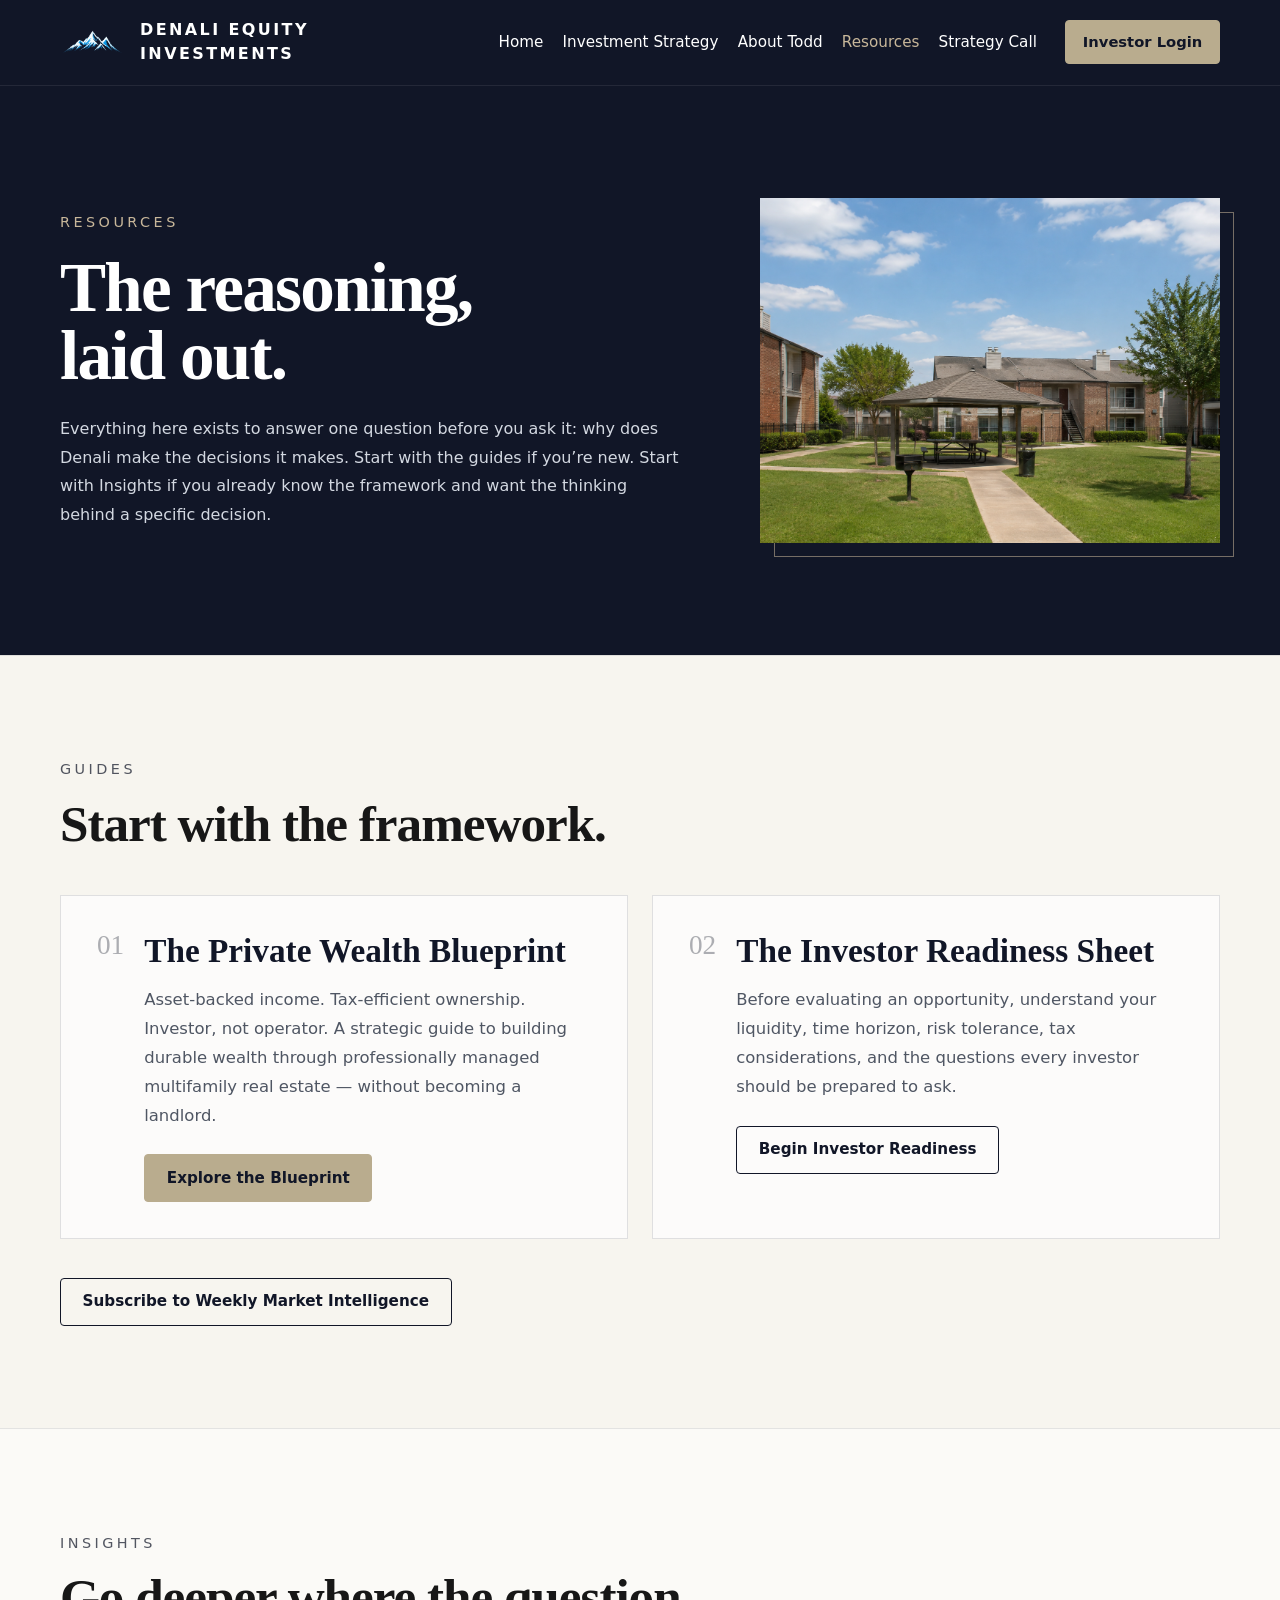
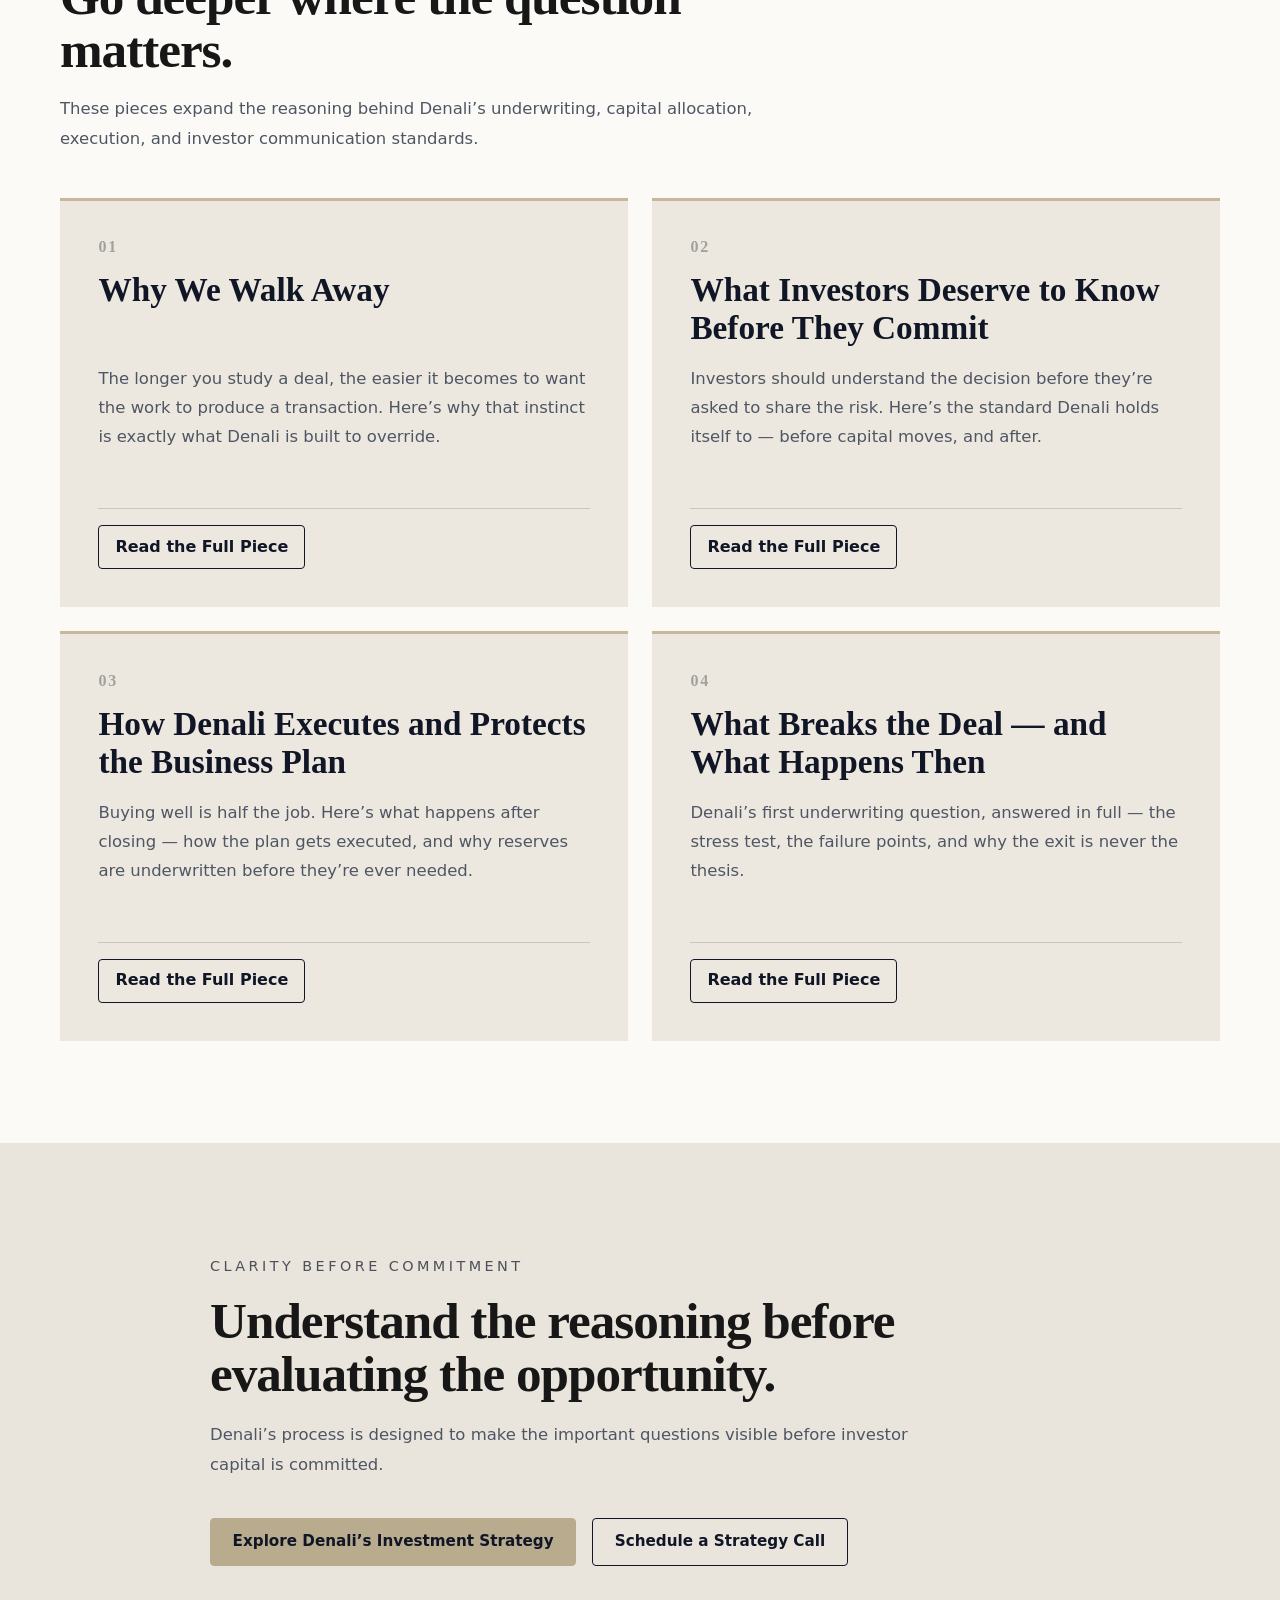
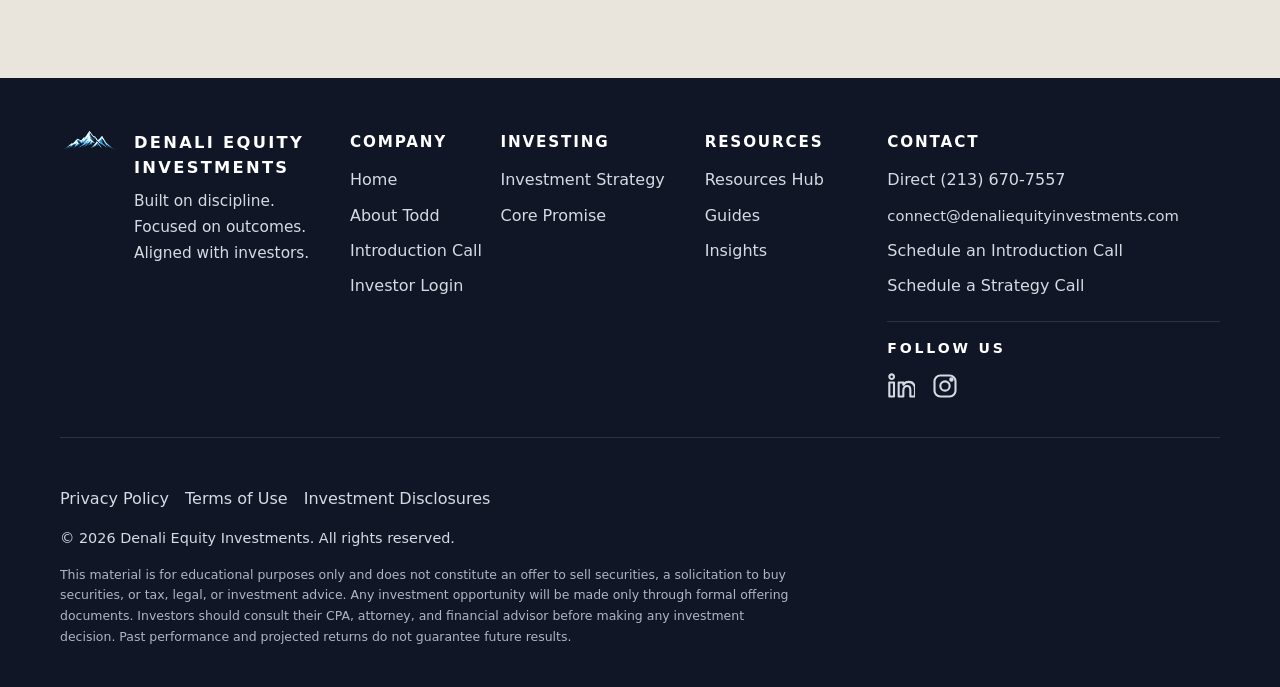
<file: resources.html>
<!DOCTYPE html>
<html lang="en">
<head>
  <meta charset="UTF-8">
  <meta name="viewport" content="width=device-width, initial-scale=1.0">

  <title>Resources | Denali Equity Investments</title>

  <meta
    name="description"
    content="Explore Denali Equity Investments guides and insights on disciplined real-estate ownership, underwriting, capital stewardship, execution, and downside risk."
  >

  <link rel="stylesheet" href="assets/css/styles.css">
  <!-- Cloudflare Web Analytics -->
  <script type="module" src="https://static.cloudflareinsights.com/beacon.min.js" data-cf-beacon='{"token":"9ba1422b4dc94b02a3bd2bebb8ea67bc"}'></script>
  <!-- End Cloudflare Web Analytics -->
  <!-- Denali analytics: PostHog (anonymous, explicit events only) -->
  <script src="assets/js/denali-posthog-config.js" defer></script>
  <script src="assets/js/denali-analytics.js" defer></script>
</head>

<body>

  <header class="site-header">
    <div class="container header-inner">
      <a class="brand" href="index.html">
        <img class="brand-logo" src="assets/img/mountain-logo.png" alt="Denali Equity Investments logo">
        <span class="brand-name">Denali Equity Investments</span>
      </a>

      <button
        class="nav-toggle"
        type="button"
        aria-label="Open navigation"
        aria-expanded="false"
        onclick="toggleNav(this)"
      >
        <span></span>
        <span></span>
        <span></span>
      </button>

      <nav aria-label="Primary navigation">
        <ul class="nav-list">
          <li><a href="index.html">Home</a></li>
          <li><a href="investment-strategy.html">Investment Strategy</a></li>
          <li><a href="about-todd.html">About Todd</a></li>
          <li><a href="resources.html" aria-current="page">Resources</a></li>
          <li><a href="https://unlockmyprivatewealth.com/strategy-call/">Strategy Call</a></li>
        </ul>
      </nav>

      <a class="cta cta--utility" href="https://www.cashflowportal.com/accounts/login">
        Investor Login
      </a>
    </div>
  </header>

  <main>

    <section class="resources-hero">
      <div class="container resources-hero-grid">
        <div class="resources-hero-copy">
          <p class="eyebrow">Resources</p>
          <h1>The reasoning, laid out.</h1>
          <p>
            Everything here exists to answer one question before you ask it: why does Denali make
            the decisions it makes. Start with the guides if you’re new. Start with Insights if you
            already know the framework and want the thinking behind a specific decision.
          </p>
        </div>

        <figure class="resources-hero-visual">
          <img
            src="assets/img/investment-strategy-operations.png"
            alt="Representative garden-style multifamily community typical of Denali's investment focus"
            loading="eager"
            decoding="async"
          >
        </figure>
      </div>
    </section>

    <section id="guides" class="resources-section resources-section--guides">
      <div class="container">
        <div class="resources-section-heading">
          <p class="eyebrow">Guides</p>
          <h2>Start with the framework.</h2>
        </div>

        <div class="resources-guides-grid">
          <article id="blueprint" class="resource-guide-card resource-guide-card--blueprint">
            <div class="resource-guide-number">01</div>
            <div>
              <h3>The Private Wealth Blueprint</h3>
              <p>
                Asset-backed income. Tax-efficient ownership. Investor, not operator. A strategic
                guide to building durable wealth through professionally managed multifamily real
                estate — without becoming a landlord.
              </p>
              <a class="cta cta--primary" href="https://unlockmyprivatewealth.com/?utm_source=denali_website&amp;utm_medium=owned_website&amp;utm_campaign=resources_blueprint">Explore the Blueprint</a>
            </div>
          </article>

          <article id="readiness" class="resource-guide-card">
            <div class="resource-guide-number">02</div>
            <div>
              <h3>The Investor Readiness Sheet</h3>
              <p>
                Before evaluating an opportunity, understand your liquidity, time horizon, risk
                tolerance, tax considerations, and the questions every investor should be prepared
                to ask.
              </p>
              <a class="cta cta--secondary-light" href="https://unlockmyprivatewealth.com/readiness/?utm_source=denali_website&amp;utm_medium=owned_website&amp;utm_campaign=resources_readiness">Begin Investor Readiness</a>
            </div>
          </article>
        </div>
        <div class="resources-close-actions">
          <a class="cta cta--secondary-light" href="https://unlockmyprivatewealth.com/market-intelligence/?utm_source=denali_website&amp;utm_medium=owned_website&amp;utm_campaign=resources_market_intelligence">Subscribe to Weekly Market Intelligence</a>
        </div>
      </div>
    </section>

    <section id="insights" class="resources-section resources-section--insights">
      <div class="container">
        <div class="resources-section-heading">
          <p class="eyebrow">Insights</p>
          <h2>Go deeper where the question matters.</h2>
          <p>
            These pieces expand the reasoning behind Denali’s underwriting, capital allocation,
            execution, and investor communication standards.
          </p>
        </div>

        <div class="resources-insights-grid">

          <article id="why-we-walk-away" class="resource-insight-card">
            <p class="resource-insight-number">01</p>
            <h3>Why We Walk Away</h3>
            <p class="resource-insight-teaser">
              The longer you study a deal, the easier it becomes to want the work to produce a
              transaction. Here’s why that instinct is exactly what Denali is built to override.
            </p>
            <details>
              <summary><span class="resource-summary-closed">Read the Full Piece</span><span class="resource-summary-open">Close</span></summary>
              <div class="resource-insight-body">
                <p class="resource-insight-lead">Capital allocation requires the ability to say no.</p>
                <p>
                  There is a psychological risk in every acquisition. The longer you study a deal,
                  the easier it becomes to want the work to produce a transaction. Time has been
                  spent. Relationships have been built. A business plan begins to feel familiar.
                </p>
                <p><strong>None of that makes the investment better.</strong></p>
                <p>
                  Todd believes one of the most important responsibilities in capital allocation is
                  preserving the ability to walk away — particularly after significant time and
                  effort have already been invested.
                </p>
                <p>
                  That does not mean every decision will produce the desired outcome. Real estate
                  carries risk. Conditions change. Information is imperfect.
                </p>
                <blockquote>
                  “I want to be able to explain why we made the decision even if the outcome is disappointing.”
                  <cite>— Todd W. Michael</cite>
                </blockquote>
                <p>
                  That is the personal side of Denali’s underwriting discipline. The objective is
                  not certainty. It is a decision that was reasonable when it was made — based on
                  assumptions that could be defended, risks that were understood, and a structure
                  that left room for conditions to change.
                </p>
                <p class="resource-insight-close">A decision should remain defensible after enthusiasm disappears.</p>
              </div>
            </details>
          </article>

          <article id="what-investors-deserve-to-know" class="resource-insight-card">
            <p class="resource-insight-number">02</p>
            <h3>What Investors Deserve to Know Before They Commit</h3>
            <p class="resource-insight-teaser">
              Investors should understand the decision before they’re asked to share the risk.
              Here’s the standard Denali holds itself to — before capital moves, and after.
            </p>
            <details>
              <summary><span class="resource-summary-closed">Read the Full Piece</span><span class="resource-summary-open">Close</span></summary>
              <div class="resource-insight-body">
                <p class="resource-insight-lead">Investors should understand the decision before they are asked to share the risk.</p>
                <p>
                  Capital stewardship is not only what happens in the underwriting model. It is also
                  how the decision is explained.
                </p>
                <p>
                  Denali’s responsibility is to communicate what the investment depends on, which
                  assumptions matter, where the risks are, what ownership can control, and what it
                  cannot. Investors should have room to ask difficult questions before capital is
                  committed — not discover the important ones afterward.
                </p>
                <p>
                  That standard does not end at acquisition. When conditions change, communication
                  matters more, not less. Good news is easy to report. Stewardship becomes visible
                  when the news is complicated.
                </p>
                <p>
                  Todd’s objective is straightforward: investors should understand how Denali
                  arrived at a decision, what management is watching, and why the response makes sense.
                </p>
                <p class="resource-insight-close">Trust should follow the work. It should not be asked to substitute for it.</p>
              </div>
            </details>
          </article>

          <article id="how-denali-executes-the-plan" class="resource-insight-card">
            <p class="resource-insight-number">03</p>
            <h3>How Denali Executes and Protects the Business Plan</h3>
            <p class="resource-insight-teaser">
              Buying well is half the job. Here’s what happens after closing — how the plan gets
              executed, and why reserves are underwritten before they’re ever needed.
            </p>
            <details>
              <summary><span class="resource-summary-closed">Read the Full Piece</span><span class="resource-summary-open">Close</span></summary>
              <div class="resource-insight-body">
                <p class="resource-insight-lead">Value should be created through execution — not assumed into existence.</p>
                <p>
                  Denali looks for operating improvements that can be identified, executed, and
                  measured. Occupancy, collections, unit turns, maintenance, staffing, utilities,
                  resident retention, vendor performance, and capital planning are where the
                  business plan becomes real.
                </p>
                <p>
                  Targeted renovations and ancillary income can add value, but the plan should not
                  require every initiative to work immediately. Operational upside should create
                  opportunity — not stand between the investment and failure.
                </p>
                <p><strong>Reserves are part of the investment.</strong></p>
                <p>
                  Roofs age. HVAC systems fail. Plumbing breaks. Pavement deteriorates. Residents
                  move. Insurance events occur. Renovation schedules change. Those are not exceptions
                  to the business plan. They are part of owning real estate.
                </p>
                <p>
                  Denali evaluates known capital needs before acquisition and maintains liquidity
                  for the things that cannot be scheduled perfectly.
                </p>
                <p class="resource-insight-close">
                  Capital sitting in reserve may not make a projection look more exciting. It can
                  make the investment more survivable.
                </p>
              </div>
            </details>
          </article>

          <article id="what-breaks-the-deal" class="resource-insight-card">
            <p class="resource-insight-number">04</p>
            <h3>What Breaks the Deal — and What Happens Then</h3>
            <p class="resource-insight-teaser">
              Denali’s first underwriting question, answered in full — the stress test, the failure
              points, and why the exit is never the thesis.
            </p>
            <details>
              <summary><span class="resource-summary-closed">Read the Full Piece</span><span class="resource-summary-open">Close</span></summary>
              <div class="resource-insight-body">
                <p class="resource-insight-lead">Ask what breaks the deal before asking how good it can get.</p>
                <p>
                  Denali tests the investment under conditions less favorable than the base case:
                  weaker rent growth, lower occupancy, higher expenses, slower execution, capital
                  overruns, unfavorable financing conditions, and wider exit cap rates.
                </p>
                <p>The purpose is not to predict every possible outcome. It is to locate the failure points.</p>
                <p>
                  What happens to debt coverage? How much liquidity remains? Can the business plan
                  slow down? Does the property still have operating options? Does the investment
                  require a refinance or sale at exactly the right time?
                </p>
                <p><strong>A strong investment does not need to be invulnerable. It needs to give ownership room to respond.</strong></p>
                <blockquote>
                  “I want to be able to explain why we made the decision even if the outcome is disappointing.”
                  <cite>— Todd W. Michael</cite>
                </blockquote>
                <p><strong>The exit should be an option, not the thesis.</strong></p>
                <p>
                  A Denali investment should not depend on selling at the perfect moment. Hold,
                  refinance, or sell decisions should be driven by the property’s performance, the
                  capital structure, market conditions, investor economics, and the alternatives
                  available at the time.
                </p>
                <p>
                  The more an investment depends on a perfect exit, the less margin for error it has
                  during the years that come before it.
                </p>
                <p class="resource-insight-close">We do not need the future buyer to rescue today’s underwriting.</p>
              </div>
            </details>
          </article>

        </div>
      </div>
    </section>

    <section class="resources-close">
      <div class="container resources-close-inner">
        <p class="eyebrow">Clarity Before Commitment</p>
        <h2>Understand the reasoning before evaluating the opportunity.</h2>
        <p>
          Denali’s process is designed to make the important questions visible before investor
          capital is committed.
        </p>
        <div class="resources-close-actions">
          <a class="cta cta--primary" href="investment-strategy.html">Explore Denali’s Investment Strategy</a>
          <a class="cta cta--secondary-light" href="https://unlockmyprivatewealth.com/strategy-call/">Schedule a Strategy Call</a>
        </div>
      </div>
    </section>

  </main>

  <footer class="site-footer" id="contact">
    <div class="container footer-inner">
      <div class="footer-grid">
        <div class="footer-brand">
          <img class="brand-logo" src="assets/img/mountain-logo.png" alt="Denali Equity Investments logo">
          <div>
            <p class="footer-brand-name">Denali Equity Investments</p>
            <p class="footer-tagline">Built on discipline.<br>Focused on outcomes.<br>Aligned with investors.</p>
          </div>
        </div>

        <div class="footer-column">
          <h2>Company</h2>
          <ul>
            <li><a href="index.html">Home</a></li>
            <li><a href="about-todd.html">About Todd</a></li>
            <li><a href="https://unlockmyprivatewealth.com/introduction-call/">Introduction Call</a></li>
            <li><a href="https://www.cashflowportal.com/accounts/login" target="_blank" rel="noopener noreferrer">Investor Login</a></li>
          </ul>
        </div>

        <div class="footer-column">
          <h2>Investing</h2>
          <ul>
            <li><a href="investment-strategy.html">Investment Strategy</a></li>
            <li><a href="index.html#top">Core Promise</a></li>
          </ul>
        </div>

        <div class="footer-column">
          <h2>Resources</h2>
          <ul>
            <li><a href="resources.html">Resources Hub</a></li>
            <li><a href="resources.html#guides">Guides</a></li>
            <li><a href="resources.html#insights">Insights</a></li>
          </ul>
        </div>

        <div class="footer-column footer-contact-column">
          <h2>Contact</h2>
          <ul>
            <li class="footer-contact-phone">Direct <a href="tel:+12136707557">(213) 670-7557</a></li>
            <li><a class="footer-contact-email" href="mailto:connect@denaliequityinvestments.com">connect@denaliequityinvestments.com</a></li>
            <li><a href="https://unlockmyprivatewealth.com/introduction-call/">Schedule an Introduction Call</a></li>
            <li><a href="https://unlockmyprivatewealth.com/strategy-call/">Schedule a Strategy Call</a></li>
          </ul>

          <div class="footer-contact-social">
            <div class="footer-contact-divider"></div>
            <p class="footer-social-label">Follow Us</p>
            <div class="footer-social-links">
              <a class="footer-social-link" href="https://www.linkedin.com/company/denali-equity-investments/" target="_blank" rel="noopener noreferrer" aria-label="Denali Equity Investments on LinkedIn">
                <svg viewBox="0 0 24 24" aria-hidden="true">
                  <circle cx="4" cy="4" r="2"></circle>
                  <path d="M2 9h4v12H2z"></path>
                  <path d="M10 9h4v2c1-1.5 2.5-2.5 4.5-2.5 3.3 0 5.5 2.2 5.5 6.5v6h-4v-5.5c0-2.2-.8-3.5-2.6-3.5-2.1 0-3.4 1.5-3.4 4v5h-4z"></path>
                </svg>
              </a>
              <a class="footer-social-link" href="https://www.instagram.com/denaliequities/" target="_blank" rel="noopener noreferrer" aria-label="Denali Equity Investments on Instagram">
                <svg viewBox="0 0 24 24" aria-hidden="true">
                  <rect x="3" y="3" width="18" height="18" rx="5"></rect>
                  <circle cx="12" cy="12" r="4"></circle>
                  <circle cx="17.5" cy="6.5" r="1"></circle>
                </svg>
              </a>
            </div>
          </div>
        </div>
      </div>

      <div class="footer-divider"></div>

      <div class="footer-bottom">
        <p class="legal-links">
          <a href="https://unlockmyprivatewealth.com/privacy.html">Privacy Policy</a>
          <a href="https://unlockmyprivatewealth.com/terms.html">Terms of Use</a>
          <a href="https://unlockmyprivatewealth.com/disclosures.html">Investment Disclosures</a>
        </p>
        <p class="footer-copyright">© 2026 Denali Equity Investments. All rights reserved.</p>
        <p class="legal footer-disclaimer">
          This material is for educational purposes only and does not constitute an offer to sell
          securities, a solicitation to buy securities, or tax, legal, or investment advice. Any
          investment opportunity will be made only through formal offering documents. Investors
          should consult their CPA, attorney, and financial advisor before making any investment
          decision. Past performance and projected returns do not guarantee future results.
        </p>
      </div>
    </div>
  </footer>

  <script>
    function toggleNav(button) {
      const header = button.closest('.header-inner');
      const open = header.classList.toggle('is-open');
      button.setAttribute('aria-expanded', open);
      button.setAttribute('aria-label', open ? 'Close navigation' : 'Open navigation');
    }
  </script>

</body>
</html>
</file>
<file: assets/css/styles.css>
:root {
  --denali-blue: #111627;
  --denali-taupe: #C8B79A;
  --denali-light-taupe: #F7F5EF;
  --denali-white: #FFFFFF;
  --denali-text-dark: #171717;
  --denali-text-muted: #4F5663;
  --denali-gold: #DAB363;
  --color-navy-950: var(--denali-blue);
  --color-navy-900: var(--denali-blue);
  --color-navy-800: #222a3d;
  --color-ivory: var(--denali-light-taupe);
  --color-white: var(--denali-white);
  --color-stone: var(--denali-taupe);
  --color-slate: #aeb5c2;
  --color-text-dark: var(--denali-text-dark);
  --color-text-muted: var(--denali-text-muted);
  --color-border-light: rgba(255, 255, 255, 0.12);
  --radius: 4px;
  --max-width: min(1160px, calc(100% - 2rem));
}

* {
  box-sizing: border-box;
}

html {
  scroll-behavior: smooth;
}

body {
  margin: 0;
  min-height: 100%;
  font-family: Inter, system-ui, -apple-system, BlinkMacSystemFont, "Segoe UI", sans-serif;
  line-height: 1.65;
  font-size: 1rem;
  color: var(--denali-text-dark);
  background: var(--denali-light-taupe);
}

.container {
  width: var(--max-width);
  margin: 0 auto;
}

.site-header {
  background: var(--denali-blue);
  color: var(--denali-white);
  border-bottom: 1px solid rgba(255, 255, 255, 0.08);
}

.header-inner {
  display: flex;
  align-items: center;
  justify-content: space-between;
  gap: 1rem;
  padding: 1rem 0;
}

.brand {
  display: inline-flex;
  align-items: center;
  gap: 0.85rem;
  color: var(--denali-white);
  text-decoration: none;
}

.brand-logo {
  display: block;
  width: 48px;
  height: auto;
}

.brand-name {
  font-size: 0.95rem;
  font-weight: 700;
  letter-spacing: 0.12em;
  text-transform: uppercase;
}

.nav-list {
  display: flex;
  flex-wrap: nowrap;
  gap: 1rem;
  margin: 0;
  padding: 0;
  list-style: none;
}

.nav-list a {
  color: var(--denali-white);
  text-decoration: none;
  font-weight: 500;
}

button,
a.button,
.cta {
  font: inherit;
}

.cta {
  display: inline-flex;
  align-items: center;
  justify-content: center;
  min-height: 3rem;
  padding: 0 1.35rem;
  border-radius: var(--radius);
  border: 1px solid transparent;
  text-decoration: none;
  font-weight: 700;
  font-size: 0.95rem;
  line-height: 1;
  cursor: pointer;
  transition: background-color 180ms ease, color 180ms ease, border-color 180ms ease, opacity 180ms ease;
}

.cta:hover:not([disabled]) {
  transform: none;
}

.cta:focus-visible {
  outline: 2px solid var(--denali-gold);
  outline-offset: 3px;
}

.cta--primary {
  background: #B9AC8E;
  border-color: #B9AC8E;
  color: var(--denali-blue);
}

.cta--primary:hover:not([disabled]) {
  background-color: #a99970;
  border-color: #a99970;
  color: var(--denali-blue);
}

.cta--secondary {
  background: transparent;
  border-color: var(--denali-white);
  color: var(--denali-white);
}

.cta--secondary:hover:not([disabled]),
.cta-secondary-dark:hover:not([disabled]),
.cta-secondary-light:hover:not([disabled]) {
  background: #B9AC8E;
  border-color: #B9AC8E;
  color: var(--denali-blue);
}

.cta-secondary-light {
  background: transparent;
  border-color: var(--denali-blue);
  color: var(--denali-blue);
}

.cta--utility {
  min-height: 2.75rem;
  padding: 0 1.05rem;
  background: #B9AC8E;
  border-color: #B9AC8E;
  color: var(--denali-blue);
  font-size: 0.92rem;
}

.cta--utility:hover:not([disabled]) {
  background-color: #a99970;
  border-color: #a99970;
  color: var(--denali-blue);
}

.cta--primary[disabled],
.cta--utility[disabled],
.cta--primary[aria-disabled="true"],
.cta--utility[aria-disabled="true"] {
  opacity: 1 !important;
}

.button-disabled,
.cta[disabled],
.cta[aria-disabled="true"] {
  opacity: 0.68;
  cursor: not-allowed;
  pointer-events: none;
}

.hero {
  position: relative;
  padding: clamp(4rem, 8vw, 6.5rem) 0 clamp(4.5rem, 9vw, 5.5rem);
  min-height: 75vh;
  background: var(--denali-blue);
  color: var(--denali-white);
  overflow: hidden;
}

.hero::before {
  content: "";
  position: absolute;
  inset: 0;
  background-image:
    linear-gradient(
      90deg,
      rgba(17, 22, 39, 0.98) 0%,
      rgba(17, 22, 39, 0.90) 24%,
      rgba(17, 22, 39, 0.58) 48%,
      rgba(17, 22, 39, 0.20) 72%,
      rgba(17, 22, 39, 0.08) 100%
    ),
    linear-gradient(
      180deg,
      rgba(17, 22, 39, 0.02) 45%,
      rgba(17, 22, 39, 0.50) 78%,
      rgba(17, 22, 39, 1.00) 100%
    ),
   url("../img/denali-hero-final-optimized.jpg");
  background-size: cover;
  background-position: center;
  z-index: 0;
}

.hero-content {
  position: relative;
  z-index: 1;
  display: grid;
  gap: 1.5rem;
  max-width: 920px;
}

.eyebrow {
  margin: 0;
  font-size: 0.9rem;
  letter-spacing: 0.24em;
  text-transform: uppercase;
  color: #c4c9d1;
}

.hero h1 {
  margin: 0;
  font-family: Georgia, Cambria, "Times New Roman", serif;
  font-size: clamp(2.3rem, 3.2vw, 3rem);
  line-height: 1.08;
  max-width: 14ch;
}

.hero-copy {
  margin: 0;
  max-width: 720px;
  color: #d5dae3;
  font-size: 1rem;
}

.hero-actions {
  display: flex;
  flex-wrap: wrap;
  gap: 1rem;
}

.brand-strip {
  background: var(--denali-blue);
  border-top: 1px solid rgba(255, 255, 255, 0.08);
  color: var(--denali-white);
}

.brand-strip-grid {
  display: grid;
  grid-template-columns: repeat(4, minmax(0, 1fr));
  gap: 0;
  padding: 1.8rem 0;
}

.brand-strip-item {
  display: flex;
  flex-direction: column;
  align-items: center;
  justify-content: center;
  gap: 1rem;
  text-align: center;
  border-left: 1px solid rgba(255, 255, 255, 0.16);
  padding: 0 1.25rem;
}

.brand-strip-item:first-child {
  border-left: 0;
}

.brand-strip-item svg {
  width: 42px;
  height: 42px;
  stroke: var(--denali-gold);
  stroke-width: 2.4;
  stroke-linecap: round;
  stroke-linejoin: round;
  fill: none;
}

.brand-strip-title {
  display: block;
  font-family: Georgia, Cambria, "Times New Roman", serif;
  font-size: 1.15rem;
  line-height: 1.15;
  color: var(--denali-white);
}

.brand-strip-copy {
  display: block;
  font-family: Inter, system-ui, -apple-system, BlinkMacSystemFont, "Segoe UI", sans-serif;
  font-size: 0.98rem;
  line-height: 1.4;
  color: #d6dae3;
}

.section {
  padding: 4rem 0;
  background: var(--denali-light-taupe);
  border-top: 1px solid rgba(17, 22, 39, 0.10);
}

.section:first-of-type {
  border-top: 0;
}

.section h2 {
  margin: 0 0 1rem;
  font-family: Georgia, Cambria, "Times New Roman", serif;
  font-size: clamp(2rem, 3vw, 2.8rem);
  line-height: 1.05;
}

.section p,
.section li {
  margin: 0;
  max-width: 68ch;
  color: var(--denali-text-muted);
}

.feature-grid {
  display: grid;
  gap: 1.25rem;
  margin-top: 2rem;
}

.feature-card {
  padding: 1.7rem;
  background: rgba(255, 255, 255, 0.72);
  border: 1px solid rgba(17, 22, 39, 0.08);
  border-radius: var(--radius);
}

.feature-card h3 {
  margin: 0 0 0.75rem;
  font-size: 1.1rem;
  color: var(--denali-text-dark);
}

.feature-card p {
  margin: 0;
  color: var(--denali-text-muted);
  line-height: 1.75;
}

.simple-list,
.details-list,
.process-list {
  margin: 1.8rem 0 0;
  padding-left: 1.35rem;
}

.simple-list li,
.details-list li,
.process-list li {
  margin: 0.85rem 0;
  color: var(--denali-text-dark);
}

.process-list li {
  margin: 1rem 0;
}

.process-list strong {
  color: var(--denali-text-dark);
}

.site-footer {
  background: var(--denali-blue);
  color: #d6dae3;
}

.footer-inner {
  display: grid;
  gap: 1.25rem;
  padding: 2.5rem 0 2rem;
}

.footer-grid {
  display: grid;
  grid-template-columns: 1.6fr repeat(4, minmax(0, 1fr));
  gap: 1.4rem;
}

.footer-brand {
  display: flex;
  align-items: flex-start;
  gap: 0.9rem;
}

.footer-brand-name {
  margin: 0 0 0.5rem;
  color: var(--denali-white);
  font-size: 1rem;
  font-weight: 700;
  letter-spacing: 0.12em;
  text-transform: uppercase;
}

.footer-tagline {
  margin: 0;
  color: #d6dae3;
  font-size: 0.96rem;
  line-height: 1.7;
}

.footer-column h2 {
  margin: 0 0 0.8rem;
  color: var(--denali-white);
  font-size: 0.95rem;
  letter-spacing: 0.12em;
  text-transform: uppercase;
}

.footer-column ul {
  list-style: none;
  margin: 0;
  padding: 0;
  display: grid;
  gap: 0.55rem;
}

.footer-column a,
.legal-links a {
  color: #d6dae3;
  text-decoration: none;
}

.footer-column a:hover,
.legal-links a:hover {
  color: var(--denali-white);
}

.footer-column a.footer-contact-email {
  white-space: normal;
  overflow-wrap: anywhere;
}

.footer-contact-column {
  display: flex;
  flex-direction: column;
  justify-content: flex-start;
}

.footer-contact-social {
  margin-top: 1.15rem;
}

.footer-contact-divider {
  border-top: 1px solid rgba(255, 255, 255, 0.12);
  margin: 0 0 0.95rem;
}

.footer-social-label {
  margin: 0 0 0.75rem;
  color: #d6dae3;
  font-size: 0.75rem;
  letter-spacing: 0.18em;
  text-transform: uppercase;
}

.footer-social-links {
  display: flex;
  align-items: center;
  gap: 0.85rem;
}

.footer-social-link {
  display: inline-flex;
  align-items: center;
  justify-content: center;
  color: #d6dae3;
  transition: color 175ms ease;
}

.footer-social-link:hover {
  color: #B9AC8E;
}

.footer-social-link svg {
  width: 26px;
  height: 26px;
  stroke: currentColor;
  stroke-width: 1.8;
  stroke-linecap: round;
  stroke-linejoin: round;
  fill: none;
}

.footer-divider {
  border-top: 1px solid rgba(255, 255, 255, 0.12);
}

.footer-bottom {
  display: grid;
  gap: 0.75rem;
  padding-top: 1rem;
}

.legal-links {
  display: flex;
  flex-wrap: wrap;
  gap: 1rem;
  margin: 0;
}

.legal {
  margin: 0;
  font-size: 0.92rem;
  max-width: 72ch;
}


.nav-toggle {
  display: none;
  background: none;
  border: 0;
  padding: 0.5rem;
  color: var(--denali-white);
  cursor: pointer;
}

.nav-toggle span {
  display: block;
  width: 24px;
  height: 2px;
  margin: 5px 0;
  background: currentColor;
}
@media (min-width: 740px) {
  .feature-grid {
    grid-template-columns: repeat(3, minmax(0, 1fr));
  }
}

@media (max-width: 860px) {
  .hero h1 {
    font-size: clamp(2.4rem, 6vw, 3.4rem);
  }

  .brand-strip-grid {
    grid-template-columns: repeat(2, minmax(0, 1fr));
  }

  .brand-strip-item:nth-child(odd) {
    border-left: 0;
  }

  .footer-grid {
    grid-template-columns: repeat(2, minmax(0, 1fr));
  }
}

@media (max-width: 720px) {
 .header-inner {
  flex-direction: row;
  align-items: center;
  flex-wrap: wrap;
}

.nav-toggle {
  display: block;
  margin-left: auto;
}

.site-header nav,
.site-header .cta--utility {
  display: none;
  width: 100%;
}

.header-inner.is-open nav {
  display: block;
}

.header-inner.is-open .cta--utility {
  display: inline-flex;
}

  .nav-list {
  flex-direction: column;
  align-items: flex-start;
  gap: 1rem;
  width: 100%;
}

  .hero {
    padding-top: 4.5rem;
  }

  .hero-actions {
    flex-direction: column;
    align-items: stretch;
  }

  .button {
    width: 100%;
  }

  .brand-strip-grid {
    grid-template-columns: 1fr;
  }

  .brand-strip-item {
    border-left: 0;
    border-top: 1px solid rgba(255, 255, 255, 0.20);
    padding-top: 1rem;
  }

  .brand-strip-item:first-child {
    border-top: 0;
    padding-top: 0;
  }

  .footer-grid {
    grid-template-columns: 1fr;
  }
}
/* =========================================================
   Homepage Visual Architecture
   ========================================================= */

/* Compact institutional brand strip */
.brand-strip {
  padding: 1.15rem 0;
}

.brand-strip-grid {
  display: grid;
  grid-template-columns: repeat(4, minmax(0, 1fr));
}

.brand-strip-item {
  min-width: 0;
  padding: 0.2rem 1rem;
  gap: 0.7rem;
}

.brand-strip-item svg {
  width: 30px;
  height: 30px;
  flex: 0 0 auto;
}

.brand-strip-title {
  font-size: 0.9rem;
  line-height: 1.15;
}

.brand-strip-copy {
  margin-top: 0.15rem;
  font-size: 0.72rem;
  line-height: 1.2;
}


/* Restrained hover treatment for Discipline Before Opportunity cards */
.feature-card {
  transition:
    transform 200ms ease,
    box-shadow 200ms ease;
}

@media (hover: hover) {
  .feature-card:hover {
    transform: translateY(-4px);
    box-shadow: 0 12px 30px rgba(13, 20, 38, 0.1);
  }
}


/* Five-step investment process */
.process-list {
  list-style: none;
  counter-reset: process-step;
  display: grid;
  grid-template-columns: repeat(5, minmax(0, 1fr));
  margin: 2.25rem 0 0;
  padding: 0;
  border-top: 1px solid rgba(18, 25, 40, 0.18);
}

.process-list li {
  counter-increment: process-step;
  position: relative;
  min-width: 0;
  padding: 3.25rem 1.25rem 1.3rem;
  border-right: 1px solid rgba(18, 25, 40, 0.14);
}

.process-list li:last-child {
  border-right: 0;
}

.process-list li::before {
  content: "0" counter(process-step);
  position: absolute;
  top: 1rem;
  left: 1.25rem;
  font-size: 0.72rem;
  font-weight: 700;
  letter-spacing: 0.14em;
  color: var(--denali-blue, #0d1426);
  opacity: 0.55;
}

.process-list strong {
  display: block;
  line-height: 1.3;
}


/* What We Will Not Buy — deliberate contrast section */
.section--exclusions {
  background: var(--denali-blue, #0d1426);
  color: var(--denali-white, #ffffff);
}

.section--exclusions h2 {
  color: inherit;
}

.section--exclusions .details-list {
  list-style: none;
  display: grid;
  grid-template-columns: repeat(2, minmax(0, 1fr));
  gap: 0.45rem 2.5rem;
  margin: 1.75rem 0 0;
  padding: 0;
}

.section--exclusions .details-list li {
  position: relative;
  padding: 0 0 0.85rem 1.5rem;
  border-bottom: 1px solid rgba(255, 255, 255, 0.12);
  color: rgba(255, 255, 255, 0.88);
}

.section--exclusions .details-list li::before {
  content: "—";
  position: absolute;
  left: 0;
  top: 0;
  color: var(--denali-taupe, #c8ae78);
  font-weight: 700;
}
.section--exclusions .details-list li:last-child::after {
  content: "—";
  margin-left: 0.5rem;
  color: var(--denali-taupe, #c8ae78);
  font-weight: 700;
}
@media (min-width: 900px) {
  .section--exclusions .details-list li:last-child {
    grid-column: 1 / -1;
    justify-self: center;
  }
}
/* Todd credibility principles */
.credibility-signals {
  display: grid;
  grid-template-columns: repeat(4, minmax(0, 1fr));
  margin: 1.75rem 0 0;
  border-top: 1px solid rgba(18, 25, 40, 0.16);
  border-bottom: 1px solid rgba(18, 25, 40, 0.16);
}

.credibility-signals span {
  padding: 1rem 0.9rem;
  font-size: 0.78rem;
  font-weight: 700;
  line-height: 1.3;
  text-align: center;
}

.credibility-signals span + span {
  border-left: 1px solid rgba(18, 25, 40, 0.16);
}


/* Responsive visual architecture */
@media (max-width: 720px) {
  .brand-strip {
    padding: 0.85rem 0;
  }

  .brand-strip-grid {
    grid-template-columns: repeat(2, minmax(0, 1fr));
  }

  .brand-strip-item {
    padding: 0.55rem 0.75rem;
  }

  .process-list {
    grid-template-columns: 1fr;
    margin-top: 1.5rem;
    border-top: 0;
  }

  .process-list li {
    padding: 1.25rem 1rem 1.25rem 3.25rem;
    border-top: 1px solid rgba(18, 25, 40, 0.14);
    border-right: 0;
  }

  .process-list li::before {
    top: 1.25rem;
    left: 0.5rem;
  }

  .section--exclusions .details-list {
    grid-template-columns: 1fr;
  }

  .credibility-signals {
    grid-template-columns: repeat(2, minmax(0, 1fr));
  }

  .credibility-signals span {
    padding: 0.85rem 0.75rem;
    text-align: left;
    border-left: 0;
  }

  .credibility-signals span:nth-child(even) {
    border-left: 1px solid rgba(18, 25, 40, 0.16);
  }

  .credibility-signals span:nth-child(n + 3) {
    border-top: 1px solid rgba(18, 25, 40, 0.16);
  }
}


/* Accessibility */
@media (prefers-reduced-motion: reduce) {
  .feature-card {
    transition: none;
  }

  .feature-card:hover {
    transform: none;
  }
}

/* =========================================================
   Homepage Credibility Imagery
   ========================================================= */

/* Todd W. Michael */
.section--about {
  background: rgba(255, 255, 255, 0.42);
}

.about-grid {
  display: grid;
  grid-template-columns: minmax(0, 1.35fr) minmax(280px, 0.65fr);
  gap: clamp(2.5rem, 6vw, 5rem);
  align-items: center;
}

.about-copy {
  min-width: 0;
}

.about-copy > p:not(.eyebrow) {
  font-size: 1.02rem;
  line-height: 1.8;
}

.about-portrait {
  position: relative;
  max-width: 390px;
  justify-self: end;
}

.about-portrait::before {
  content: "";
  position: absolute;
  inset: 16px -16px -16px 16px;
  border: 1px solid rgba(17, 22, 39, 0.16);
  z-index: 0;
}

.about-portrait img {
  position: relative;
  z-index: 1;
  display: block;
  width: 100%;
  height: auto;
  aspect-ratio: 4 / 5;
  object-fit: cover;
  object-position: center top;
}

.section--about .credibility-signals {
  grid-template-columns: repeat(2, minmax(0, 1fr));
  margin-top: 2rem;
}

.section--about .credibility-signals span {
  text-align: left;
  padding: 1rem 1.1rem;
}

.section--about .credibility-signals span:nth-child(odd) {
  border-left: 0;
}

.section--about .credibility-signals span:nth-child(even) {
  border-left: 1px solid rgba(18, 25, 40, 0.16);
}

.section--about .credibility-signals span:nth-child(n + 3) {
  border-top: 1px solid rgba(18, 25, 40, 0.16);
}


/* Private Wealth Blueprint */
.section--blueprint {
  background: #ece8df;
}

.blueprint-grid {
  display: grid;
  grid-template-columns: minmax(320px, 0.95fr) minmax(0, 1.05fr);
  gap: clamp(2.5rem, 6vw, 5rem);
  align-items: center;
}

.blueprint-visual {
  position: relative;
  max-width: 540px;
}

.blueprint-visual::before {
  content: "";
  position: absolute;
  inset: 18px -18px -18px 18px;
  background: var(--denali-blue);
  opacity: 0.08;
}

.blueprint-visual img {
  position: relative;
  z-index: 1;
  display: block;
  width: 100%;
  height: auto;
  border: 1px solid rgba(17, 22, 39, 0.14);
  box-shadow: 0 22px 45px rgba(17, 22, 39, 0.14);
}

.blueprint-copy {
  min-width: 0;
}

.blueprint-copy > p:not(.eyebrow) {
  margin-bottom: 1.75rem;
  font-size: 1.02rem;
  line-height: 1.8;
}


/* Responsive credibility imagery */
@media (max-width: 820px) {
  .about-grid,
  .blueprint-grid {
    grid-template-columns: 1fr;
  }

  .about-portrait {
    justify-self: start;
    width: min(100%, 390px);
  }

  .blueprint-visual {
    width: min(100%, 540px);
  }
}

@media (max-width: 720px) {
  .about-grid,
  .blueprint-grid {
    gap: 2rem;
  }

  .about-portrait {
    width: min(82%, 340px);
  }

  .about-portrait::before {
    inset: 10px -10px -10px 10px;
  }

  .section--about .credibility-signals {
    grid-template-columns: 1fr;
  }

  .section--about .credibility-signals span,
  .section--about .credibility-signals span:nth-child(even) {
    border-left: 0;
  }

  .section--about .credibility-signals span + span {
    border-top: 1px solid rgba(18, 25, 40, 0.16);
  }

  .blueprint-visual::before {
    inset: 10px -10px -10px 10px;
  }
}

/* =========================================================
   Investor Substance Section
   ========================================================= */

.section--substance {
  background: rgba(255, 255, 255, 0.3);
}

.substance-grid {
  display: grid;
  grid-template-columns: minmax(0, 0.9fr) minmax(360px, 1.1fr);
  gap: clamp(2.5rem, 6vw, 5rem);
  align-items: center;
}

.substance-copy {
  min-width: 0;
}

.substance-copy > p:not(.eyebrow) {
  font-size: 1.02rem;
  line-height: 1.8;
}

.substance-list {
  margin-top: 1.75rem;
}

.substance-list li {
  padding-left: 0.2rem;
}

.substance-visual {
  position: relative;
  margin: 0;
}

.substance-visual::before {
  content: "";
  position: absolute;
  inset: 16px -16px -16px 16px;
  border: 1px solid rgba(17, 22, 39, 0.16);
  z-index: 0;
}

.substance-visual img {
  position: relative;
  z-index: 1;
  display: block;
  width: 100%;
  height: auto;
  aspect-ratio: 16 / 9;
  object-fit: cover;
  object-position: center;
}

.substance-visual figcaption {
  position: relative;
  z-index: 1;
  margin: 1.15rem 1.5rem 0;
  font-size: 0.82rem;
  line-height: 1.6;
  color: var(--denali-text-muted);
}

@media (max-width: 820px) {
  .substance-grid {
    grid-template-columns: 1fr;
  }

  .substance-visual {
    width: 100%;
  }
}

@media (max-width: 720px) {
  .substance-grid {
    gap: 2rem;
  }

  .substance-visual::before {
    inset: 10px -10px -10px 10px;
  }
}

/* =========================================================
   Header + CTA Polish
   ========================================================= */

/* Desktop header refinement */
@media (min-width: 721px) {
  .header-inner {
    gap: clamp(1.25rem, 2.2vw, 2.25rem);
    padding: 1.15rem 0;
  }

  .brand {
    flex: 0 0 auto;
    gap: 1rem;
  }

  .brand-logo {
    width: 64px;
  }

  .brand-name {
    max-width: 10.75rem;
    font-size: 1rem;
    line-height: 1.5;
    letter-spacing: 0.15em;
  }

  .site-header nav {
    margin-left: auto;
  }

  .nav-list {
    align-items: center;
    gap: clamp(1rem, 1.5vw, 1.75rem);
  }

  .nav-list a {
    white-space: nowrap;
    font-size: 0.95rem;
  }

  .cta--utility {
    flex: 0 0 auto;
    white-space: nowrap;
  }
}

/* Slightly stronger brand mark on mobile */
@media (max-width: 720px) {
  .brand-logo {
    width: 52px;
  }

  .brand-name {
    max-width: 9.5rem;
    font-size: 0.82rem;
    line-height: 1.45;
    letter-spacing: 0.12em;
  }
}

/* CTA motion */
.cta {
  transition:
    background-color 180ms ease,
    color 180ms ease,
    border-color 180ms ease,
    transform 180ms ease,
    box-shadow 180ms ease;
}

/* Primary taupe CTA: preserve color, add restrained elevation */
.cta--primary:hover:not([disabled]) {
  background: #B9AC8E;
  border-color: #B9AC8E;
  color: var(--denali-blue);
  transform: translateY(-2px);
  box-shadow:
  0 12px 28px rgba(200, 183, 154, 0.32),
  0 4px 12px rgba(0, 0, 0, 0.22);
}

/* Outline CTA on dark background */
.cta--secondary:hover:not([disabled]) {
  background: var(--denali-white);
  border-color: var(--denali-white);
  color: var(--denali-blue);
}

/* Outline CTA on light background */
.cta--secondary-light {
  background: transparent;
  border-color: var(--denali-blue);
  color: var(--denali-blue);
}

.cta--secondary-light:hover:not([disabled]) {
  background: var(--denali-blue);
  border-color: var(--denali-blue);
  color: var(--denali-white);
}

/* Give the readiness CTA breathing room */
.section .cta--secondary-light {
  margin-top: 1.75rem;
}

/* Respect reduced-motion preferences */
@media (prefers-reduced-motion: reduce) {
  .cta {
    transition: none;
  }

  .cta:hover:not([disabled]) {
    transform: none;
  }
}
/* =========================================================
   Footer Polish
   ========================================================= */

.footer-inner {
  gap: 1.75rem;
  padding: 3.25rem 0 2.5rem;
}

.footer-grid {
  grid-template-columns:
    minmax(240px, 1.4fr)
    minmax(120px, 0.7fr)
    minmax(175px, 0.95fr)
    minmax(185px, 1fr)
    minmax(205px, 1.05fr);
  gap: clamp(1.5rem, 2.4vw, 2.75rem);
  align-items: start;
}

.footer-brand {
  gap: 1rem;
}

.footer-brand .brand-logo {
  width: 58px;
  flex: 0 0 auto;
}

.footer-brand-name {
  font-size: 1.02rem;
  line-height: 1.55;
  letter-spacing: 0.14em;
}

.footer-tagline {
  margin-top: 0.35rem;
}

.footer-column a {
  display: inline-block;
}

@media (min-width: 861px) {
  .footer-column a {
    white-space: nowrap;
  }
}

.footer-contact-social {
  margin-top: 1.35rem;
}

.footer-social-links {
  gap: 1rem;
}

.footer-social-link svg {
  width: 28px;
  height: 28px;
}

.footer-bottom {
  gap: 0.9rem;
  padding-top: 1.25rem;
}

.footer-copyright {
  margin: 0;
  color: #d6dae3;
  font-size: 0.9rem;
}

.footer-disclaimer {
  margin: 0;
  max-width: 92ch;
  color: #aeb5c2;
  font-size: 0.78rem;
  line-height: 1.65;
}

@media (max-width: 860px) {
  .footer-grid {
    grid-template-columns: repeat(2, minmax(0, 1fr));
  }

  .footer-brand {
    grid-column: 1 / -1;
  }
}

@media (max-width: 720px) {
  .footer-inner {
    padding: 2.75rem 0 2.25rem;
  }

 .footer-grid {
  grid-template-columns: repeat(2, minmax(0, 1fr));
  gap: 2.25rem 1.5rem;
}

.footer-brand {
  grid-column: 1 / -1;
}

  .footer-brand .brand-logo {
  width: 72px;
  align-self: flex-start;
  margin-top: 0.75rem;
}

  .footer-column a {
    white-space: normal;
  }

  .footer-disclaimer {
    font-size: 0.76rem;
  }
}
/* Footer brand alignment refinement */
@media (min-width: 861px) {
  .footer-brand {
    position: relative;
    display: block;
    padding-left: 0;
  }

 .footer-brand .brand-logo {
  position: absolute;
  left: 0;
  top: 1.55rem;
  width: 92px;
  transform: translate(calc(-100% - 1rem), -50%);
}

  .footer-brand-name {
    margin-top: 0;
  }
}

/* Stronger social label */
.footer-social-label {
  font-size: 0.88rem;
  font-weight: 700;
  letter-spacing: 0.20em;
  color: var(--denali-white);
}
/* =========================================================
   Where We Invest
   ========================================================= */

.markets-subheading {
  margin: 0.6rem 0 1.4rem;
  color: var(--denali-blue);
  font-size: clamp(1.1rem, 1.45vw, 1.3rem);
  font-weight: 600;
  line-height: 1.4;
  letter-spacing: 0.01em;
}

.markets-copy,
.markets-visual {
  min-width: 0;
}

.markets-visual {
  width: 100%;
  margin: 2rem 0 0;
}

.markets-visual img {
  display: block;
  width: 100%;
  max-width: 100%;
  height: auto;
}

@media (min-width: 900px) {
  .markets-grid {
    display: grid;
    grid-template-columns: minmax(0, 1.35fr) minmax(0, 0.85fr);
    gap: clamp(2.5rem, 3vw, 3.5rem);
    align-items: center;
  }
.markets-copy > p:last-of-type {
  margin-top: 1.35rem;
}
  .markets-visual {
    margin: 0;
  }
}
@media (max-width: 899px) {
  .markets-grid {
    display: grid;
  }

  .markets-copy {
    display: contents;
  }

  .markets-copy h2 {
    order: 1;
  }

  .markets-subheading {
    order: 2;
  }

  .markets-copy > p:nth-of-type(2) {
    order: 3;
  }

  .markets-visual {
    order: 4;
    margin: 1.75rem 0;
  }

  .markets-copy > p:nth-of-type(3) {
    order: 5;
  }
}

.nowrap {
  white-space: nowrap;
}

/* =========================================================
   Investment Strategy Page
   ========================================================= */


/* ---------- Hero ---------- */

.strategy-hero {
  position: relative;
  overflow: hidden;
  padding: clamp(5rem, 9vw, 7.5rem) 0 clamp(5rem, 8vw, 7rem);
  background:
  linear-gradient(
    90deg,
    rgba(17, 22, 39, 0.98) 0%,
    rgba(17, 22, 39, 0.94) 34%,
    rgba(17, 22, 39, 0.76) 58%,
    rgba(17, 22, 39, 0.48) 100%
  ),
  linear-gradient(
    180deg,
    rgba(17, 22, 39, 0.18) 0%,
    rgba(17, 22, 39, 0.52) 100%
  ),
  url("../img/investment-strategy-hero-denali.webp");
color: var(--denali-white);
background-size: cover;
background-position: center 42%;
}

.strategy-hero-grid {
  display: grid;
  grid-template-columns: minmax(0, 1.45fr) minmax(280px, 0.55fr);
  gap: clamp(3rem, 7vw, 6rem);
  align-items: end;
}

.strategy-hero-copy {
  max-width: 820px;
}

.strategy-hero .eyebrow {
  margin-bottom: 1.25rem;
}

.strategy-hero h1 {
  margin: 0;
  max-width: 12ch;
  font-family: Georgia, Cambria, "Times New Roman", serif;
  font-size: clamp(3rem, 5.5vw, 5.15rem);
  line-height: 0.98;
  letter-spacing: -0.025em;
}

.strategy-hero-lead {
  max-width: 700px;
  margin: 2rem 0 0;
  color: #d8dce4;
  font-size: clamp(1.05rem, 1.35vw, 1.18rem);
  line-height: 1.75;
}

.strategy-hero-close {
  max-width: 650px;
  margin: 1.25rem 0 0;
  color: #bfc5cf;
  line-height: 1.75;
}

.strategy-hero .hero-actions {
  margin-top: 2.25rem;
}

.strategy-hero-standard {
  padding: 1.65rem 0 0 1.65rem;
  border-top: 1px solid rgba(255, 255, 255, 0.22);
  border-left: 1px solid rgba(255, 255, 255, 0.22);
}

.strategy-standard-label {
  display: block;
  margin-bottom: 0.8rem;
  color: var(--denali-taupe);
  font-size: 0.72rem;
  font-weight: 700;
  letter-spacing: 0.18em;
  text-transform: uppercase;
}

.strategy-hero-standard p {
  margin: 0;
  color: rgba(255, 255, 255, 0.88);
  font-family: Georgia, Cambria, "Times New Roman", serif;
  font-size: 1.15rem;
  line-height: 1.55;
}


/* ---------- General strategy sections ---------- */

.strategy-section {
  padding: clamp(4.75rem, 8vw, 7rem) 0;
  background: var(--denali-light-taupe);
  border-top: 1px solid rgba(17, 22, 39, 0.10);
}

.strategy-section--light {
  background: rgba(255, 255, 255, 0.46);
}

.strategy-section h2,
.strategy-risk-section h2,
.strategy-refusals h2,
.strategy-close h2 {
  margin: 0;
  font-family: Georgia, Cambria, "Times New Roman", serif;
  font-size: clamp(2.2rem, 4vw, 3.55rem);
  line-height: 1.03;
  letter-spacing: -0.02em;
}

.strategy-section p,
.strategy-risk-section p,
.strategy-close p {
  color: var(--denali-text-muted);
}

.strategy-copy-narrow {
  max-width: 820px;
}

.strategy-copy-narrow > p:not(.eyebrow) {
  margin: 1.15rem 0 0;
  max-width: 68ch;
}

.strategy-lead {
  font-size: 1.12rem;
  color: var(--denali-text-dark) !important;
}

.strategy-two-column {
  display: grid;
  grid-template-columns: minmax(0, 0.78fr) minmax(0, 1.22fr);
  gap: clamp(3rem, 7vw, 6rem);
  align-items: start;
}

.strategy-two-column > div:first-child {
  position: sticky;
  top: 2rem;
}

.strategy-body {
  max-width: 700px;
}

.strategy-body p {
  margin: 0 0 1.35rem;
  line-height: 1.8;
}

.strategy-body p:last-child {
  margin-bottom: 0;
}

.strategy-section-heading {
  max-width: 830px;
  margin-bottom: 3rem;
}

.strategy-section-heading > p:not(.eyebrow) {
  max-width: 68ch;
  margin: 1.2rem 0 0;
}


/* ---------- Brand thesis ---------- */

.strategy-thesis {
  padding: clamp(4rem, 7vw, 6rem) 0;
  background: var(--denali-blue);
  color: var(--denali-white);
}

.strategy-thesis-inner {
  max-width: 980px;
}

.strategy-thesis-label {
  margin: 0 0 1.35rem;
  color: var(--denali-taupe);
  font-size: 0.75rem;
  font-weight: 700;
  letter-spacing: 0.19em;
  text-transform: uppercase;
}

.strategy-thesis blockquote {
  margin: 0;
  font-family: Georgia, Cambria, "Times New Roman", serif;
  font-size: clamp(2.25rem, 4.7vw, 4.3rem);
  line-height: 1.05;
  letter-spacing: -0.025em;
}


/* ---------- Philosophy principle ---------- */

.strategy-principle {
  margin-top: 1.6rem;
  padding: 1.15rem 0 0;
  border-left: 0;
  border-top: 1px solid rgba(17, 22, 39, 0.16);
  background: transparent;
}

.strategy-principle strong {
  display: block;
  max-width: 44ch;
  color: var(--denali-blue);
  font-family: Georgia, Cambria, "Times New Roman", serif;
  font-size: 1.08rem;
  line-height: 1.55;
}


/* ---------- Approved contrast statement ---------- */

.strategy-contrast {
  padding: clamp(3.75rem, 7vw, 5.5rem) 0;
  background: #e7e2d7;
  border-top: 1px solid rgba(17, 22, 39, 0.10);
  border-bottom: 1px solid rgba(17, 22, 39, 0.10);
}

.strategy-contrast blockquote {
  max-width: 1050px;
  margin: 0;
  color: var(--denali-blue);
  font-family: Georgia, Cambria, "Times New Roman", serif;
  font-size: clamp(1.8rem, 3.4vw, 3rem);
  line-height: 1.22;
}


/* ---------- Multifamily reality grid ---------- */

.strategy-reality-grid {
  display: grid;
  grid-template-columns: repeat(3, minmax(0, 1fr));
  margin-top: 2.75rem;
  border-top: 1px solid rgba(17, 22, 39, 0.16);
  border-bottom: 1px solid rgba(17, 22, 39, 0.16);
}

.strategy-reality-card {
  padding: 1.8rem 1.6rem 2rem;
}

.strategy-reality-card + .strategy-reality-card {
  border-left: 1px solid rgba(17, 22, 39, 0.16);
}

.strategy-reality-card span,
.strategy-analysis-number {
  display: block;
  margin: 0 0 1.1rem;
  color: var(--denali-text-muted);
  font-size: 0.72rem;
  font-weight: 700;
  letter-spacing: 0.14em;
}

.strategy-reality-card h3 {
  margin: 0 0 0.8rem;
  color: var(--denali-blue);
  font-family: Georgia, Cambria, "Times New Roman", serif;
  font-size: 1.35rem;
}

.strategy-reality-card p {
  margin: 0;
  font-size: 0.95rem;
  line-height: 1.7;
}

.strategy-emphasis {
  margin: 2.4rem 0 0;
  color: var(--denali-blue) !important;
  font-family: Georgia, Cambria, "Times New Roman", serif;
  font-size: clamp(1.45rem, 2.4vw, 2rem);
}

.strategy-emphasis strong {
  font-weight: 700;
}


/* ---------- Market ---------- */

.strategy-section--market {
  background: #ece8df;
}

.strategy-callout-line {
  margin-top: 2rem !important;
  padding-top: 1.35rem;
  border-top: 1px solid rgba(17, 22, 39, 0.16);
  color: var(--denali-blue) !important;
  font-family: Georgia, Cambria, "Times New Roman", serif;
  font-size: 1.15rem;
}


/* ---------- Basis / income / debt ---------- */

.strategy-analysis-grid {
  display: grid;
  grid-template-columns: repeat(3, minmax(0, 1fr));
  border-top: 1px solid rgba(17, 22, 39, 0.16);
  border-bottom: 1px solid rgba(17, 22, 39, 0.16);
}

.strategy-analysis-block {
  padding: 2rem clamp(1.25rem, 2.2vw, 2rem) 2.25rem;
}

.strategy-analysis-block + .strategy-analysis-block {
  border-left: 1px solid rgba(17, 22, 39, 0.16);
}

.strategy-analysis-block h3 {
  margin: 0 0 1.2rem;
  color: var(--denali-blue);
  font-family: Georgia, Cambria, "Times New Roman", serif;
  font-size: clamp(1.35rem, 2vw, 1.65rem);
  line-height: 1.25;
}

.strategy-analysis-block p:not(.strategy-analysis-number) {
  margin: 0 0 1.05rem;
  color: var(--denali-text-muted);
  font-size: 0.95rem;
  line-height: 1.72;
}

.strategy-analysis-block p:last-child {
  margin-bottom: 0;
}


/* ---------- Risk / reserves / downside ---------- */

.strategy-risk-section {
  padding: clamp(5rem, 8vw, 7rem) 0;
  background: var(--denali-blue);
  color: var(--denali-white);
}

.strategy-risk-section .eyebrow {
  color: var(--denali-taupe);
}

.strategy-risk-section h2 {
  color: var(--denali-white);
}

.strategy-risk-grid {
  display: grid;
  grid-template-columns: repeat(2, minmax(0, 1fr));
  gap: 0;
  border-top: 1px solid rgba(255, 255, 255, 0.18);
  border-bottom: 1px solid rgba(255, 255, 255, 0.18);
}

.strategy-risk-block {
  padding: 2.6rem clamp(1.5rem, 3vw, 3rem) 2.8rem 0;
}

.strategy-risk-block + .strategy-risk-block {
  padding-left: clamp(1.5rem, 3vw, 3rem);
  border-left: 1px solid rgba(255, 255, 255, 0.18);
}

.strategy-risk-block p:not(.eyebrow) {
  margin: 1.2rem 0 0;
  color: #cfd4dd;
  line-height: 1.8;
}

.strategy-risk-emphasis {
  color: var(--denali-white) !important;
  font-family: Georgia, Cambria, "Times New Roman", serif;
  font-size: 1.08rem;
}

.strategy-stewardship-quote {
  max-width: 820px;
  margin: 3.2rem 0 0 auto;
  padding-left: 1.6rem;
  border-left: 2px solid var(--denali-taupe);
}

.strategy-stewardship-quote blockquote {
  margin: 0;
  color: var(--denali-white);
  font-family: Georgia, Cambria, "Times New Roman", serif;
  font-size: clamp(1.5rem, 2.7vw, 2.15rem);
  line-height: 1.35;
}

.strategy-stewardship-quote cite {
  display: block;
  margin-top: 1rem;
  color: #aeb5c2;
  font-size: 0.84rem;
  font-style: normal;
  letter-spacing: 0.08em;
  text-transform: uppercase;
}

.strategy-mid-cta {
  display: flex;
  align-items: center;
  justify-content: space-between;
  gap: 2rem;
  margin-top: 4rem;
  padding-top: 2.5rem;
  border-top: 1px solid rgba(255, 255, 255, 0.18);
}

.strategy-mid-cta-label {
  margin: 0 0 0.35rem;
  color: var(--denali-taupe) !important;
  font-size: 0.72rem;
  font-weight: 700;
  letter-spacing: 0.16em;
  text-transform: uppercase;
}

.strategy-mid-cta h3 {
  margin: 0;
  max-width: 620px;
  color: var(--denali-white);
  font-family: Georgia, Cambria, "Times New Roman", serif;
  font-size: clamp(1.4rem, 2.5vw, 2rem);
  line-height: 1.3;
}


/* ---------- Signature line ---------- */

.strategy-signature-line {
  margin: 2rem 0 !important;
  padding: 1.4rem 0;
  border-top: 1px solid rgba(17, 22, 39, 0.18);
  border-bottom: 1px solid rgba(17, 22, 39, 0.18);
  color: var(--denali-blue) !important;
  font-family: Georgia, Cambria, "Times New Roman", serif;
  font-size: clamp(1.4rem, 2.4vw, 1.9rem);
  line-height: 1.35;
}


/* ---------- Refusals ---------- */

.strategy-refusals {
  padding: clamp(5rem, 8vw, 7rem) 0;
  background: var(--denali-blue);
  color: var(--denali-white);
}

.strategy-refusals .eyebrow {
  color: var(--denali-taupe);
}

.strategy-refusals-heading {
  max-width: 760px;
  margin-bottom: 3rem;
}

.strategy-refusals-heading p:not(.eyebrow) {
  margin: 1rem 0 0;
  color: #c7ccd5;
}

.strategy-refusals-grid {
  display: grid;
  grid-template-columns: repeat(2, minmax(0, 1fr));
  border-top: 1px solid rgba(255, 255, 255, 0.16);
}

.strategy-refusals-grid article {
  padding: 2rem 2.5rem 2.15rem 0;
  border-bottom: 1px solid rgba(255, 255, 255, 0.16);
}

.strategy-refusals-grid article:nth-child(even) {
  padding-left: 2.5rem;
  border-left: 1px solid rgba(255, 255, 255, 0.16);
}

.strategy-refusals-grid span {
  display: block;
  margin-bottom: 0.8rem;
  color: var(--denali-taupe);
  font-size: 0.72rem;
  font-weight: 700;
  letter-spacing: 0.14em;
}

.strategy-refusals-grid h3 {
  margin: 0;
  max-width: 34ch;
  color: var(--denali-white);
  font-family: Georgia, Cambria, "Times New Roman", serif;
  font-size: clamp(1.25rem, 2vw, 1.55rem);
  line-height: 1.3;
}

.strategy-refusals-grid p {
  margin: 0.9rem 0 0;
  max-width: 58ch;
  color: #c7ccd5;
  line-height: 1.72;
}

.strategy-refusal-final {
  grid-column: 1 / -1;
  padding-right: 0 !important;
  text-align: center;
}

.strategy-refusal-final h3,
.strategy-refusal-final p {
  margin-left: auto;
  margin-right: auto;
}

.strategy-capital-can-wait {
  color: var(--denali-white) !important;
  font-family: Georgia, Cambria, "Times New Roman", serif;
  font-size: 1.18rem;
}


/* ---------- Close ---------- */

.strategy-close {
  padding: clamp(5rem, 9vw, 7.5rem) 0;
  background: #e9e5dc;
}

.strategy-close-inner {
  max-width: 860px;
}

.strategy-close h2 {
  max-width: 15ch;
}

.strategy-close p:not(.eyebrow) {
  max-width: 68ch;
  margin: 1.15rem 0 0;
  line-height: 1.8;
}

.strategy-close-actions {
  display: flex;
  flex-wrap: wrap;
  gap: 1rem;
  margin-top: 2.4rem;
}

.strategy-close .cta--secondary {
  border-color: var(--denali-blue);
  color: var(--denali-blue);
}

.strategy-close .cta--secondary:hover:not([disabled]) {
  background: var(--denali-blue);
  border-color: var(--denali-blue);
  color: var(--denali-white);
}


/* ---------- Current nav state ---------- */

.nav-list a[aria-current="page"] {
  color: var(--denali-taupe);
}


/* =========================================================
   Investment Strategy Responsive
   ========================================================= */

@media (max-width: 900px) {

  .strategy-hero-grid,
  .strategy-two-column {
    grid-template-columns: 1fr;
  }

  .strategy-hero-standard {
    max-width: 620px;
  }

  .strategy-two-column > div:first-child {
    position: static;
  }

  .strategy-reality-grid,
  .strategy-analysis-grid {
    grid-template-columns: 1fr;
  }

  .strategy-reality-card + .strategy-reality-card,
  .strategy-analysis-block + .strategy-analysis-block {
    border-left: 0;
    border-top: 1px solid rgba(17, 22, 39, 0.16);
  }

  .strategy-risk-grid {
    grid-template-columns: 1fr;
  }

  .strategy-risk-block,
  .strategy-risk-block + .strategy-risk-block {
    padding: 2.4rem 0;
    border-left: 0;
  }

  .strategy-risk-block + .strategy-risk-block {
    border-top: 1px solid rgba(255, 255, 255, 0.18);
  }

  .strategy-mid-cta {
    align-items: flex-start;
    flex-direction: column;
  }

}


@media (max-width: 720px) {

  .strategy-hero {
    padding: 4.25rem 0 4.75rem;
  }

.strategy-hero {
  background-position: 62% center;
}

  .strategy-hero h1 {
    font-size: clamp(2.7rem, 12vw, 4rem);
  }

  .strategy-hero-standard {
    padding: 1.4rem 0 0 1.2rem;
  }

  .strategy-section,
  .strategy-risk-section,
  .strategy-refusals,
  .strategy-close {
    padding: 4.25rem 0;
  }

  .strategy-thesis {
    padding: 4rem 0;
  }

  .strategy-contrast {
    padding: 3.5rem 0;
  }

  .strategy-refusals-grid {
    grid-template-columns: 1fr;
  }

  .strategy-refusals-grid article,
  .strategy-refusals-grid article:nth-child(even) {
    padding: 1.8rem 0;
    border-left: 0;
  }

  .strategy-refusal-final {
    text-align: left;
  }

  .strategy-refusal-final h3,
  .strategy-refusal-final p {
    margin-left: 0;
    margin-right: 0;
  }

  .strategy-close-actions {
    flex-direction: column;
    align-items: stretch;
  }

  .strategy-close-actions .cta,
  .strategy-hero .hero-actions .cta {
    width: 100%;
  }

}


/* ---------- Reduced motion ---------- */

@media (prefers-reduced-motion: reduce) {

  .strategy-section *,
  .strategy-risk-section *,
  .strategy-refusals * {
    scroll-behavior: auto;
  }

}

/* =========================================================
   Investment Strategy — Refinement Pass 1
   ========================================================= */


/* Integrated philosophy statement */

.strategy-contrast-inline {
  margin: 2.25rem 0;
  padding: 1.65rem 0 1.65rem 1.6rem;
  border-left: 3px solid var(--denali-taupe);
  color: var(--denali-blue);
  font-family: Georgia, Cambria, "Times New Roman", serif;
  font-size: clamp(1.35rem, 2.3vw, 1.9rem);
  line-height: 1.42;
}


/* Decision filter */

.strategy-filter-section {
  padding: 3.75rem 0 4.25rem;
  background: #e7e2d7;
  border-top: 1px solid rgba(17, 22, 39, 0.10);
  border-bottom: 1px solid rgba(17, 22, 39, 0.10);
}

.strategy-filter-heading {
  max-width: 760px;
}

.strategy-filter-heading h2 {
  margin: 0;
  font-family: Georgia, Cambria, "Times New Roman", serif;
  font-size: clamp(2rem, 3.5vw, 3rem);
  line-height: 1.05;
}

.strategy-filter-list {
  display: grid;
  grid-template-columns: repeat(5, minmax(0, 1fr));
  margin: 2.5rem 0 0;
  padding: 0;
  list-style: none;
  border-top: 1px solid rgba(17, 22, 39, 0.18);
  border-bottom: 1px solid rgba(17, 22, 39, 0.18);
}

.strategy-filter-list li {
  min-width: 0;
  padding: 1.6rem 1.25rem 1.75rem;
}

.strategy-filter-list li + li {
  border-left: 1px solid rgba(17, 22, 39, 0.18);
}

.strategy-filter-list span {
  display: block;
  margin-bottom: 1rem;
  color: var(--denali-text-muted);
  font-size: 0.7rem;
  font-weight: 700;
  letter-spacing: 0.14em;
}

.strategy-filter-list strong {
  display: block;
  color: var(--denali-blue);
  font-family: Georgia, Cambria, "Times New Roman", serif;
  font-size: 1.08rem;
  line-height: 1.25;
}

.strategy-filter-list small {
  display: block;
  margin-top: 0.55rem;
  color: var(--denali-text-muted);
  font-size: 0.82rem;
  line-height: 1.45;
}

.strategy-filter-note {
  max-width: 720px;
  margin: 1.6rem 0 0;
  color: var(--denali-blue);
  font-family: Georgia, Cambria, "Times New Roman", serif;
  font-size: 1.05rem;
  line-height: 1.55;
}


/* Acquisition tests */

.strategy-analysis-block {
  padding-top: 2.6rem;
  padding-bottom: 2.8rem;
}

.strategy-analysis-number {
  margin-bottom: 0.55rem;
  color: rgba(17, 22, 39, 0.28);
  font-family: Georgia, Cambria, "Times New Roman", serif;
  font-size: 1.8rem;
  font-weight: 400;
  letter-spacing: 0;
}

.strategy-analysis-label {
  margin: 0 0 0.85rem !important;
  color: var(--denali-blue) !important;
  font-size: 0.7rem !important;
  font-weight: 700;
  letter-spacing: 0.16em;
  text-transform: uppercase;
}

.strategy-analysis-block h3 {
  font-size: clamp(1.5rem, 2.15vw, 1.9rem);
  line-height: 1.2;
}


/* Exit principle */

.strategy-signature-quote {
  margin: 2.4rem 0;
  padding: 1.6rem 0 1.6rem 1.6rem;
  border-left: 3px solid var(--denali-taupe);
}

.strategy-signature-quote span {
  display: block;
  margin-bottom: 0.7rem;
  color: var(--denali-text-muted);
  font-size: 0.7rem;
  font-weight: 700;
  letter-spacing: 0.17em;
  text-transform: uppercase;
}

.strategy-signature-quote p {
  margin: 0 !important;
  max-width: 26ch;
  color: var(--denali-blue) !important;
  font-family: Georgia, Cambria, "Times New Roman", serif;
  font-size: clamp(1.65rem, 3vw, 2.35rem);
  line-height: 1.22;
}


/* Responsive refinement */

@media (max-width: 900px) {
  .strategy-filter-list {
    grid-template-columns: 1fr;
  }

  .strategy-filter-list li + li {
    border-left: 0;
    border-top: 1px solid rgba(17, 22, 39, 0.18);
  }
}
 
/* =========================================================
   Investment Strategy — Photography
   ========================================================= */

.strategy-image-break {
  padding: clamp(2.5rem, 5vw, 4rem) 0;
  background: var(--denali-light-taupe);
}



.strategy-image-frame {
  position: relative;
  margin: 0;
  overflow: hidden;
}

.strategy-image-frame::before {
  content: "";
  position: absolute;
  inset: 16px -16px -16px 16px;
  border: 1px solid rgba(17, 22, 39, 0.16);
  z-index: 0;
}

.strategy-image-frame img {
  position: relative;
  z-index: 1;
  display: block;
  width: 100%;
  height: auto;
  aspect-ratio: 16 / 7;
  object-fit: cover;
}


@media (max-width: 720px) {
  .strategy-image-break {
    padding: 2rem 0;
  }

  .strategy-image-frame::before {
    inset: 9px -9px -9px 9px;
  }

  .strategy-image-frame img {
    aspect-ratio: 4 / 3;
  }
}
/* Operational Value Creation — supporting image */

.strategy-operations-visual {
  position: relative;
  margin: 2rem 0 0;
  width: 100%;
}

.strategy-operations-visual::before {
  content: "";
  position: absolute;
  inset: 12px -12px -12px 12px;
  border: 1px solid rgba(17, 22, 39, 0.14);
  z-index: 0;
}

.strategy-operations-visual img {
  position: relative;
  z-index: 1;
  display: block;
  width: 100%;
  aspect-ratio: 16 / 9;
  object-fit: cover;
  object-position: center 52%;
}

@media (max-width: 900px) {
  .strategy-operations-visual {
    margin-top: 1.75rem;
  }

  .strategy-operations-visual::before {
    inset: 9px -9px -9px 9px;
  }
}
/* Operational image — embedded, not framed */

.strategy-image-break--operations {
  padding: 1.5rem 0;
  background: transparent;
}

.strategy-image-break--operations .container {
  width: 100%;
  margin: 0;
}

.strategy-image-frame--operations::before {
  display: none;
}

.strategy-image-frame--operations {
  overflow: hidden;
}

.strategy-image-frame--operations img {
  width: 100%;
  aspect-ratio: 16 / 7;
  object-fit: cover;
  object-position: center 52%;
}/* =========================================================
   About Todd Page
   ========================================================= */


/* ---------- Hero ---------- */

.about-page-hero {
  padding: clamp(5rem, 8vw, 7rem) 0;
  background: var(--denali-blue);
  color: var(--denali-white);
}

.about-page-hero-grid {
  display: grid;
  grid-template-columns: minmax(0, 1.25fr) minmax(320px, 0.75fr);
  gap: clamp(3rem, 7vw, 6rem);
  align-items: center;
}

.about-page-hero-copy {
  max-width: 800px;
}

.about-page-hero .eyebrow {
  margin-bottom: 1.25rem;
  color: var(--denali-taupe);
}

.about-page-hero h1 {
  margin: 0;
  max-width: 12ch;
  font-family: Georgia, Cambria, "Times New Roman", serif;
  font-size: clamp(3rem, 5.4vw, 5rem);
  line-height: 0.98;
  letter-spacing: -0.025em;
}

.about-page-hero-lead {
  margin: 2rem 0 0;
  color: var(--denali-white);
  font-family: Georgia, Cambria, "Times New Roman", serif;
  font-size: clamp(1.2rem, 1.8vw, 1.5rem);
  line-height: 1.45;
}

.about-page-hero-body {
  max-width: 680px;
  margin: 1.35rem 0 0;
  color: #d3d8e1;
  line-height: 1.8;
}

.about-page-hero-close {
  margin: 1.2rem 0 0;
  color: #bfc5cf;
  line-height: 1.7;
}

.about-page-hero .hero-actions {
  margin-top: 2.25rem;
}


/* ---------- Portrait ---------- */

.about-page-portrait {
  position: relative;
  width: min(100%, 420px);
  margin: 0;
  justify-self: end;
}

.about-page-portrait::before {
  content: "";
  position: absolute;
  inset: 18px -18px -18px 18px;
  border: 1px solid rgba(200, 183, 154, 0.52);
  z-index: 0;
}

.about-page-portrait img {
  position: relative;
  z-index: 1;
  display: block;
  width: 100%;
  aspect-ratio: 4 / 5;
  object-fit: cover;
  object-position: center top;
}

.about-page-portrait figcaption {
  position: relative;
  z-index: 1;
  display: flex;
  justify-content: space-between;
  gap: 1rem;
  margin-top: 1.1rem;
  padding-top: 0.85rem;
  border-top: 1px solid rgba(255, 255, 255, 0.18);
}

.about-page-portrait figcaption strong {
  color: var(--denali-white);
  font-size: 0.88rem;
  letter-spacing: 0.06em;
}

.about-page-portrait figcaption span {
  color: #aeb5c2;
  font-size: 0.82rem;
}


/* ---------- General sections ---------- */

.about-page-section {
  padding: clamp(4.75rem, 8vw, 7rem) 0;
  background: var(--denali-light-taupe);
  border-top: 1px solid rgba(17, 22, 39, 0.10);
}

.about-page-section--light {
  background: rgba(255, 255, 255, 0.46);
}

.about-page-section--stone {
  background: #ece8df;
}

.about-page-two-column {
  display: grid;
  grid-template-columns: minmax(0, 0.78fr) minmax(0, 1.22fr);
  gap: clamp(3rem, 7vw, 6rem);
  align-items: start;
}

.about-page-two-column > div:first-child {
  position: sticky;
  top: 2rem;
}

.about-page-section .eyebrow {
  margin-bottom: 1rem;
  color: var(--denali-text-muted);
}

.about-page-section h2,
.about-page-close h2 {
  margin: 0;
  font-family: Georgia, Cambria, "Times New Roman", serif;
  font-size: clamp(2.25rem, 4vw, 3.55rem);
  line-height: 1.03;
  letter-spacing: -0.02em;
}

.about-page-body {
  max-width: 700px;
}

.about-page-body p {
  margin: 0 0 1.4rem;
  color: var(--denali-text-muted);
  line-height: 1.82;
}

.about-page-body p:last-child {
  margin-bottom: 0;
}

.about-page-emphasis {
  margin-top: 2rem !important;
  padding-top: 1.4rem;
  border-top: 1px solid rgba(17, 22, 39, 0.16);
  color: var(--denali-blue) !important;
  font-family: Georgia, Cambria, "Times New Roman", serif;
  font-size: clamp(1.35rem, 2.4vw, 1.8rem);
  line-height: 1.42 !important;
}


/* ---------- Judgment principle ---------- */

.about-page-principle {
  margin-top: 2.25rem;
  padding: 1.6rem 0 1.6rem 1.6rem;
  border-left: 3px solid var(--denali-taupe);
}

.about-page-principle strong {
  display: block;
  max-width: 34ch;
  color: var(--denali-blue);
  font-family: Georgia, Cambria, "Times New Roman", serif;
  font-size: clamp(1.4rem, 2.6vw, 2rem);
  font-weight: 400;
  line-height: 1.35;
}


/* ---------- Ownership reality lines ---------- */

.about-page-reality-lines {
  margin: 2.25rem 0;
  padding: 1.6rem 0;
  border-top: 1px solid rgba(17, 22, 39, 0.18);
  border-bottom: 1px solid rgba(17, 22, 39, 0.18);
}

.about-page-reality-lines p {
  margin: 0.45rem 0;
  color: var(--denali-blue);
  font-family: Georgia, Cambria, "Times New Roman", serif;
  font-size: clamp(1.12rem, 1.8vw, 1.35rem);
  line-height: 1.5;
}


/* ---------- Dark capital-allocation section ---------- */

.about-page-section--dark {
  background: var(--denali-blue);
  color: var(--denali-white);
}

.about-page-section--dark .eyebrow {
  color: var(--denali-taupe);
}

.about-page-section--dark h2 {
  color: var(--denali-white);
}

.about-page-section--dark .about-page-body p {
  color: #cfd4dd;
}

.about-page-dark-emphasis {
  color: var(--denali-white) !important;
  font-family: Georgia, Cambria, "Times New Roman", serif;
  font-size: 1.12rem;
}

.about-page-quote {
  margin: 2.75rem 0;
  padding-left: 1.6rem;
  border-left: 2px solid var(--denali-taupe);
}

.about-page-quote blockquote {
  margin: 0;
  color: var(--denali-white);
  font-family: Georgia, Cambria, "Times New Roman", serif;
  font-size: clamp(1.6rem, 3vw, 2.3rem);
  line-height: 1.35;
}

.about-page-quote cite {
  display: block;
  margin-top: 1rem;
  color: #aeb5c2;
  font-size: 0.82rem;
  font-style: normal;
  letter-spacing: 0.08em;
  text-transform: uppercase;
}


/* ---------- Stewardship close ---------- */

.about-page-stewardship-note {
  margin-top: 2.4rem;
  padding-top: 1.5rem;
  border-top: 1px solid rgba(17, 22, 39, 0.18);
}

.about-page-stewardship-note strong,
.about-page-stewardship-note span {
  display: block;
  color: var(--denali-blue);
  font-family: Georgia, Cambria, "Times New Roman", serif;
}

.about-page-stewardship-note strong {
  font-size: clamp(1.55rem, 2.7vw, 2.15rem);
  line-height: 1.25;
}

.about-page-stewardship-note span {
  margin-top: 0.35rem;
  font-size: clamp(1.15rem, 2vw, 1.5rem);
  line-height: 1.4;
}


/* ---------- Closing CTA ---------- */

.about-page-close {
  padding: clamp(5rem, 9vw, 7.5rem) 0;
  background: #e9e5dc;
}

.about-page-close-inner {
  max-width: 900px;
}

.about-page-close .eyebrow {
  margin-bottom: 1rem;
  color: var(--denali-text-muted);
}

.about-page-close h2 {
  max-width: 17ch;
}

.about-page-close p:not(.eyebrow) {
  max-width: 68ch;
  margin: 1.2rem 0 0;
  color: var(--denali-text-muted);
  line-height: 1.8;
}

.about-page-close-actions {
  display: flex;
  flex-wrap: wrap;
  gap: 1rem;
  margin-top: 2.4rem;
}


/* =========================================================
   About Todd Responsive
   ========================================================= */

@media (max-width: 900px) {

  .about-page-hero-grid,
  .about-page-two-column {
    grid-template-columns: 1fr;
  }

  .about-page-two-column > div:first-child {
    position: static;
  }

  .about-page-portrait {
    justify-self: start;
    width: min(78%, 420px);
  }

}


@media (max-width: 720px) {

  .about-page-hero {
    padding: 4.25rem 0 4.75rem;
  }

  .about-page-hero h1 {
    font-size: clamp(2.7rem, 12vw, 4rem);
  }

  .about-page-portrait {
    width: min(88%, 360px);
  }

  .about-page-portrait::before {
    inset: 10px -10px -10px 10px;
  }

  .about-page-portrait figcaption {
    flex-direction: column;
    gap: 0.25rem;
  }

  .about-page-section,
  .about-page-close {
    padding: 4.25rem 0;
  }

  .about-page-principle,
  .about-page-quote {
    padding-left: 1.2rem;
  }

  .about-page-close-actions {
    flex-direction: column;
    align-items: stretch;
  }

  .about-page-close-actions .cta,
  .about-page-hero .hero-actions .cta {
    width: 100%;
  }

}
.about-page-field-photo {
  margin: 2.6rem 0;
}

.about-page-field-photo img {
  display: block;
  width: 100%;
  height: auto;
}

.about-page-field-photo figcaption {
  margin-top: 0.8rem;
  color: var(--denali-text-muted);
  font-size: 0.8rem;
  line-height: 1.5;
  letter-spacing: 0.03em;
}

/* =========================================================
   About Todd — Content Architecture Refinements
   ========================================================= */

.about-page-resource-bridge a {
  color: var(--denali-blue);
  font-weight: 700;
}


.about-page-name-note {
  max-width: 700px;
  margin-top: 2.6rem;
  padding-top: 1.6rem;
  border-top: 1px solid rgba(17, 22, 39, 0.18);
}

.about-page-name-note > span {
  display: block;
  margin-bottom: 0.75rem;
  color: var(--denali-text-muted);
  font-size: 0.72rem;
  font-weight: 700;
  letter-spacing: 0.18em;
  text-transform: uppercase;
}

.about-page-name-note p {
  margin: 0;
  max-width: 62ch;
  color: var(--denali-blue);
  font-family: Georgia, Cambria, "Times New Roman", serif;
  font-size: clamp(1.08rem, 1.8vw, 1.28rem);
  line-height: 1.6;
}

.about-page-name-note em {
  font-style: italic;
}


/* =========================================================
   Investment Strategy — Resources Bridge
   ========================================================= */

.strategy-resource-section {
  padding: clamp(3.75rem, 7vw, 5rem) 0;
  background: #e7e2d7;
  border-top: 1px solid rgba(17, 22, 39, 0.10);
  border-bottom: 1px solid rgba(17, 22, 39, 0.10);
}

.strategy-resource-inner {
  max-width: 900px;
}

.strategy-resource-bridge {
  margin: 1rem 0 0;
  max-width: 68ch;
  color: var(--denali-text-muted);
  font-size: 1.05rem;
  line-height: 1.8;
}

.strategy-resource-bridge a,
.strategy-resource-links a {
  color: var(--denali-blue);
  font-weight: 700;
}

.strategy-resource-links {
  display: flex;
  flex-wrap: wrap;
  gap: 0.85rem 1.5rem;
  margin-top: 1.6rem;
}

.strategy-resource-links a {
  text-decoration: none;
  border-bottom: 1px solid rgba(17, 22, 39, 0.28);
}

.strategy-resource-links a:hover {
  border-bottom-color: var(--denali-blue);
}


/* =========================================================
   Resources Page
   ========================================================= */

.resources-hero {
  padding: clamp(5rem, 9vw, 7rem) 0;
  background: var(--denali-blue);
  color: var(--denali-white);
}

.resources-hero-grid {
  display: grid;
  grid-template-columns: minmax(0, 1.15fr) minmax(320px, 0.85fr);
  gap: clamp(2.5rem, 6vw, 5rem);
  align-items: center;
}

.resources-hero-copy {
  min-width: 0;
  max-width: 760px;
}

.resources-hero-visual {
  position: relative;
  width: 100%;
  max-width: 500px;
  margin: 0;
  justify-self: end;
}

.resources-hero-visual::before {
  content: "";
  position: absolute;
  inset: 14px -14px -14px 14px;
  border: 1px solid rgba(200, 183, 154, 0.55);
  z-index: 0;
}

.resources-hero-visual img {
  position: relative;
  z-index: 1;
  display: block;
  width: 100%;
  aspect-ratio: 4 / 3;
  object-fit: cover;
  object-position: center;
}

.resources-hero .eyebrow {
  margin-bottom: 1.2rem;
  color: var(--denali-taupe);
}

.resources-hero h1 {
  margin: 0;
  max-width: 12ch;
  font-family: Georgia, Cambria, "Times New Roman", serif;
  font-size: clamp(3rem, 5.4vw, 5rem);
  line-height: 0.98;
  letter-spacing: -0.025em;
}

.resources-hero p:not(.eyebrow) {
  max-width: 760px;
  margin: 1.6rem 0 0;
  color: #d3d8e1;
  line-height: 1.8;
}

.resources-section {
  padding: clamp(4.75rem, 8vw, 7rem) 0;
  border-top: 1px solid rgba(17, 22, 39, 0.10);
}

.resources-section--guides {
  background: var(--denali-light-taupe);
}

.resources-section--insights {
  background: rgba(255, 255, 255, 0.48);
}

.resources-section-heading {
  max-width: 780px;
  margin-bottom: 2.75rem;
}

.resources-section-heading .eyebrow {
  margin-bottom: 1rem;
  color: var(--denali-text-muted);
}

.resources-section-heading h2,
.resources-close h2 {
  margin: 0;
  font-family: Georgia, Cambria, "Times New Roman", serif;
  font-size: clamp(2.25rem, 4vw, 3.55rem);
  line-height: 1.03;
  letter-spacing: -0.02em;
}

.resources-section-heading > p:not(.eyebrow) {
  margin: 1.1rem 0 0;
  color: var(--denali-text-muted);
  line-height: 1.8;
}

.resources-guides-grid {
  display: grid;
  grid-template-columns: repeat(2, minmax(0, 1fr));
  gap: 1.5rem;
}

.resource-guide-card {
  display: grid;
  grid-template-columns: auto minmax(0, 1fr);
  gap: 1.25rem;
  min-width: 0;
  padding: clamp(1.6rem, 3vw, 2.25rem);
  background: rgba(255, 255, 255, 0.68);
  border: 1px solid rgba(17, 22, 39, 0.12);
}

.resource-guide-number,
.resource-insight-number {
  color: rgba(17, 22, 39, 0.34);
  font-family: Georgia, Cambria, "Times New Roman", serif;
  font-size: 1.7rem;
  line-height: 1;
}

.resource-guide-card h3,
.resource-insight-card h3 {
  margin: 0;
  color: var(--denali-blue);
  font-family: Georgia, Cambria, "Times New Roman", serif;
  font-size: clamp(1.55rem, 2.6vw, 2.15rem);
  line-height: 1.15;
}

.resource-guide-card p {
  margin: 1rem 0 1.5rem;
  color: var(--denali-text-muted);
  line-height: 1.75;
}

.resources-insights-grid {
  display: grid;
  grid-template-columns: repeat(2, minmax(0, 1fr));
  gap: 1.5rem;
  align-items: start;
}

.resource-insight-card {
  min-width: 0;
  padding: clamp(1.75rem, 3vw, 2.4rem);
  background: #ece8df;
  border-top: 3px solid var(--denali-taupe);
}

.resource-insight-number {
  margin: 0 0 1rem;
  font-size: 1rem;
  font-weight: 700;
  letter-spacing: 0.12em;
}

.resource-insight-teaser {
  margin: 1rem 0 1.5rem;
  color: var(--denali-text-muted);
  line-height: 1.75;
}

.resource-insight-card details {
  border-top: 1px solid rgba(17, 22, 39, 0.16);
  padding-top: 1rem;
}

.resource-insight-card summary {
  display: inline-flex;
  align-items: center;
  min-height: 2.75rem;
  padding: 0 1rem;
  border: 1px solid var(--denali-blue);
  border-radius: var(--radius);
  color: var(--denali-blue);
  font-weight: 700;
  cursor: pointer;
  list-style: none;
}

.resource-insight-card summary::-webkit-details-marker {
  display: none;
}

.resource-summary-open {
  display: none;
}

.resource-insight-card details[open] .resource-summary-closed {
  display: none;
}

.resource-insight-card details[open] .resource-summary-open {
  display: inline;
}

.resource-insight-card summary:hover {
  background: var(--denali-blue);
  color: var(--denali-white);
}

.resource-insight-body {
  margin-top: 1.5rem;
  padding-top: 1.5rem;
  border-top: 1px solid rgba(17, 22, 39, 0.14);
}

.resource-insight-body p {
  margin: 0 0 1.15rem;
  color: var(--denali-text-muted);
  line-height: 1.8;
}

.resource-insight-lead,
.resource-insight-close {
  color: var(--denali-blue) !important;
  font-family: Georgia, Cambria, "Times New Roman", serif;
  font-size: 1.2rem;
  line-height: 1.55 !important;
}

.resource-insight-body blockquote {
  margin: 1.75rem 0;
  padding-left: 1.25rem;
  border-left: 2px solid var(--denali-taupe);
  color: var(--denali-blue);
  font-family: Georgia, Cambria, "Times New Roman", serif;
  font-size: 1.15rem;
  line-height: 1.6;
}

.resource-insight-body cite {
  display: block;
  margin-top: 0.75rem;
  color: var(--denali-text-muted);
  font-family: Inter, system-ui, -apple-system, BlinkMacSystemFont, "Segoe UI", sans-serif;
  font-size: 0.75rem;
  font-style: normal;
  letter-spacing: 0.08em;
  text-transform: uppercase;
}

.resources-close {
  padding: clamp(5rem, 9vw, 7rem) 0;
  background: #e9e5dc;
}

.resources-close-inner {
  max-width: 860px;
}

.resources-close .eyebrow {
  margin-bottom: 1rem;
  color: var(--denali-text-muted);
}

.resources-close p:not(.eyebrow) {
  max-width: 68ch;
  margin: 1.2rem 0 0;
  color: var(--denali-text-muted);
  line-height: 1.8;
}

.resources-close-actions {
  display: flex;
  flex-wrap: wrap;
  gap: 1rem;
  margin-top: 2.4rem;
}

@media (max-width: 900px) {
  .resources-hero-grid,
  .resources-guides-grid,
  .resources-insights-grid {
    grid-template-columns: 1fr;
  }

  .resources-hero-visual {
    width: min(100%, 620px);
    justify-self: start;
  }
}

@media (max-width: 720px) {
  .resources-hero,
  .resources-section,
  .resources-close {
    padding: 4.25rem 0;
  }

  .resources-hero h1 {
    font-size: clamp(2.7rem, 12vw, 4rem);
  }

  .resources-hero-visual::before {
    inset: 9px -9px -9px 9px;
  }

  .resource-guide-card {
    grid-template-columns: 1fr;
  }

  .resources-close-actions {
    flex-direction: column;
    align-items: stretch;
  }

  .resources-close-actions .cta {
    width: 100%;
  }
}

/* Strategy transition eyebrow */
.strategy-continue-eyebrow {
  color: rgba(17, 22, 39, 0.68);
}

/* =========================================================
   Final Editorial Readability + Resource Polish
   ========================================================= */

/* Keep the restored Stewardship section compressed within the About hierarchy. */
.about-page-stewardship-heading {
  max-width: 20ch;
  font-size: clamp(1.8rem, 3vw, 2.6rem) !important;
  line-height: 1.12 !important;
}

/* Long-form copy: slightly larger and darker without changing page architecture. */
.about-page-body p,
.strategy-body p,
.strategy-copy-narrow > p:not(.eyebrow),
.strategy-section-heading > p:not(.eyebrow),
.strategy-resource-bridge,
.resources-section-heading > p:not(.eyebrow),
.resource-guide-card p,
.resource-insight-teaser,
.resource-insight-body p,
.resources-close p:not(.eyebrow) {
  font-size: 1.03rem;
}

.strategy-reality-card p,
.strategy-analysis-block p:not(.strategy-analysis-number) {
  font-size: 1rem;
}

.strategy-filter-list small {
  font-size: 0.88rem;
}

/* Eyebrows on light backgrounds should read as labels, not disappear into the page. */
.section .eyebrow,
.strategy-section .eyebrow,
.strategy-filter-section .eyebrow,
.strategy-resource-section .eyebrow,
.strategy-close .eyebrow,
.about-page-section .eyebrow,
.about-page-close .eyebrow,
.resources-section .eyebrow,
.resources-close .eyebrow,
.strategy-continue-eyebrow {
  color: rgba(17, 22, 39, 0.72);
}


/* =========================================================
   Resources Insight Rhythm + Capstones
   ========================================================= */

/* Keep the title, teaser, divider, and action controls on a common visual rhythm. */
@media (min-width: 901px) {
  .resource-insight-card h3 {
    min-height: 2.35em;
  }

  .resource-insight-teaser {
    min-height: 7.2em;
  }
}

/* Give each full piece a consistent, quiet ending without adding another box. */
.resource-insight-body .resource-insight-close {
  margin-top: 1.7rem;
  margin-bottom: 0;
  padding: 0.95rem 0 0.1rem 1.15rem;
  border-left: 2px solid var(--denali-taupe);
  color: var(--denali-blue) !important;
  font-size: 1.24rem;
  line-height: 1.52 !important;
}

/* =========================================================
   Final Editorial Emphasis Hierarchy
   ========================================================= */

/*
   Locked-copy emphasis lines should read as deliberate editorial callouts,
   clearly above body copy but below the site's primary quote treatments.
   Existing section-specific spacing and rules remain intact.
*/
.about-page-emphasis,
.about-page-reality-lines p,
.strategy-principle strong,
.strategy-callout-line {
  color: var(--denali-blue) !important;
  font-family: Georgia, Cambria, "Times New Roman", serif;
  font-size: clamp(1.3rem, 2.15vw, 1.72rem);
  line-height: 1.45 !important;
}

/* Footer contact finish: direct line, readable email, responsive columns. */
.site-footer .footer-column a.footer-contact-email {
  font-size: 0.92rem;
  white-space: normal;
  overflow-wrap: anywhere;
  word-break: normal;
}

.site-footer .footer-contact-phone {
  white-space: nowrap;
}

@media (min-width: 1181px) {
  .site-footer .footer-grid {
    grid-template-columns:
      minmax(210px, 1.25fr)
      minmax(100px, 0.6fr)
      minmax(150px, 0.85fr)
      minmax(130px, 0.75fr)
      minmax(300px, 1.55fr);
    gap: clamp(1rem, 1.7vw, 2rem);
  }
}

@media (min-width: 721px) and (max-width: 1180px) {
  .site-footer .footer-grid {
    grid-template-columns: repeat(2, minmax(0, 1fr));
  }
  .site-footer .footer-brand {
    grid-column: 1 / -1;
  }
}

/* Keep the mountain inside the viewport when outer margins are narrow. */
@media (min-width: 721px) and (max-width: 1376px) {
  .site-footer .footer-brand {
    position: static;
    display: flex;
    gap: 1rem;
    padding-left: 0;
  }
  .site-footer .footer-brand .brand-logo {
    position: static;
    transform: none;
    width: 58px;
    margin: 0;
    align-self: flex-start;
  }
}

@media (max-width: 720px) {
  .site-footer .footer-contact-column {
    grid-column: 1 / -1;
  }
}
</file>
